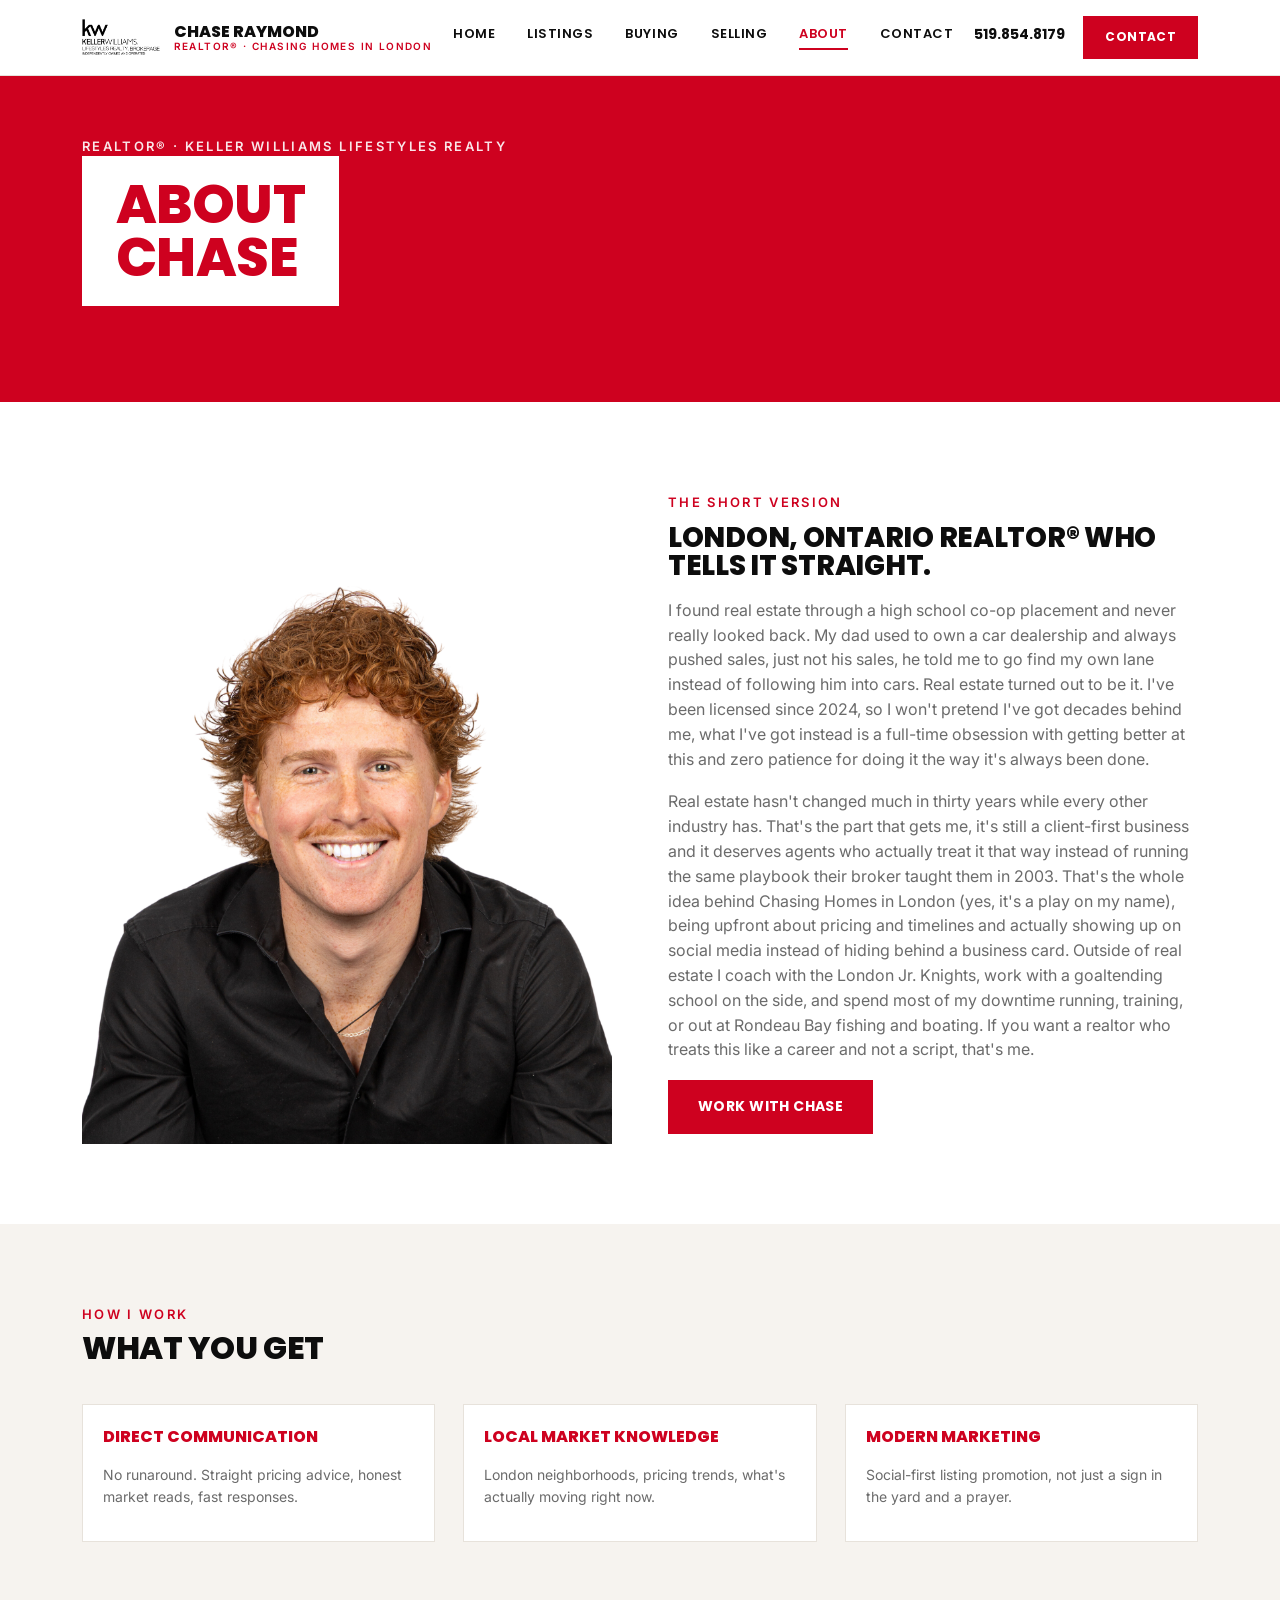
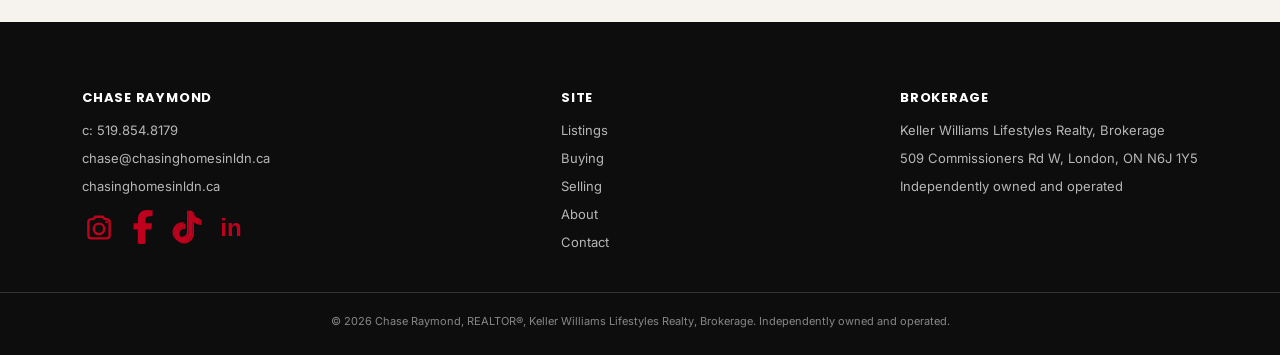
<file: about.html>
<!DOCTYPE html>
<html lang="en">
<head>
<meta charset="UTF-8">
<title>About Chase Raymond | REALTOR®, Keller Williams Lifestyles Realty</title>
<meta name="description" content="Meet Chase Raymond, a London, Ontario REALTOR® known for direct communication, local market knowledge, and modern marketing.">
<meta name="robots" content="index, follow">
<link rel="canonical" href="https://chasinghomesinldn.ca/about.html">
<meta name="viewport" content="width=device-width, initial-scale=1.0">
<link rel="icon" type="image/svg+xml" href="assets/favicon.svg">

<meta property="og:type" content="profile">
<meta property="og:title" content="About Chase Raymond | REALTOR®">
<meta property="og:description" content="London, Ontario REALTOR® known for direct communication, local market knowledge, and modern marketing.">
<meta property="og:url" content="https://chasinghomesinldn.ca/about.html">
<meta property="og:image" content="https://chasinghomesinldn.ca/assets/Agent%20headshot.png">
<meta property="og:locale" content="en_CA">

<meta name="twitter:card" content="summary_large_image">
<meta name="twitter:title" content="About Chase Raymond | REALTOR®">
<meta name="twitter:image" content="https://chasinghomesinldn.ca/assets/Agent%20headshot.png">

<link rel="preconnect" href="https://fonts.googleapis.com">
<link href="https://fonts.googleapis.com/css2?family=Poppins:wght@400;600;700;800&family=Inter:wght@400;500;600&display=swap" rel="stylesheet">
<link rel="stylesheet" href="css/style.css">
</head>
<body>

<header class="site-header">
  <div class="nav-inner">
    <a class="nav-brand" href="index.html">
      <img src="assets/kw-logo-white.png" alt="Keller Williams" style="filter:invert(1) grayscale(1) brightness(0);">
      <span class="name">Chase Raymond<span>REALTOR® · Chasing Homes in London</span></span>
    </a>
    <nav class="nav-links">
      <a href="index.html">Home</a>
      <a href="listings.html">Listings</a>
      <a href="buying.html">Buying</a>
      <a href="selling.html">Selling</a>
      <a href="about.html" class="active">About</a>
      <a href="contact.html">Contact</a>
    </nav>
    <div class="nav-cta">
      <a href="tel:5198548179" class="nav-phone">519.854.8179</a>
      <a href="contact.html" class="btn btn-primary" style="padding:10px 20px;font-size:12px;">Contact</a>
      <button class="menu-toggle">&#9776;</button>
    </div>
  </div>
</header>

<section class="hero" style="padding:60px 0 70px;">
  <div class="wrap">
    <div class="eyebrow">Realtor® · Keller Williams Lifestyles Realty</div>
    <div class="panel"><h1>About<br>Chase</h1></div>
  </div>
</section>

<section class="alt reveal">
  <div class="wrap split">
    <img class="photo-block" src="assets/Agent headshot.png" alt="Chase Raymond, REALTOR®">
    <div>
      <div class="eyebrow">The short version</div>
      <h2 style="font-size:28px;margin:12px 0 18px;">London, Ontario REALTOR® who tells it straight.</h2>
      <p style="color:var(--grey);font-size:16px;margin-bottom:18px;">
        I found real estate through a high school co-op placement and never really looked back. My dad used to own a car dealership and always pushed sales, just not his sales, he told me to go find my own lane instead of following him into cars. Real estate turned out to be it. I've been licensed since 2024, so I won't pretend I've got decades behind me, what I've got instead is a full-time obsession with getting better at this and zero patience for doing it the way it's always been done.
      </p>
      <p style="color:var(--grey);font-size:16px;margin-bottom:18px;">
        Real estate hasn't changed much in thirty years while every other industry has. That's the part that gets me, it's still a client-first business and it deserves agents who actually treat it that way instead of running the same playbook their broker taught them in 2003. That's the whole idea behind Chasing Homes in London (yes, it's a play on my name), being upfront about pricing and timelines and actually showing up on social media instead of hiding behind a business card. Outside of real estate I coach with the London Jr. Knights, work with a goaltending school on the side, and spend most of my downtime running, training, or out at Rondeau Bay fishing and boating. If you want a realtor who treats this like a career and not a script, that's me.
      </p>
      <a href="contact.html" class="btn btn-primary">Work With Chase</a>
    </div>
  </div>
</section>

<section class="reveal">
  <div class="wrap">
    <div class="section-head">
      <div class="eyebrow">How I work</div>
      <h2>What you get</h2>
    </div>
    <div class="listing-grid">
      <div class="listing-card"><div class="body">
        <div style="font-family:'Poppins',sans-serif;font-weight:800;text-transform:uppercase;color:var(--red);margin-bottom:8px;">Direct communication</div>
        <p style="font-size:14px;color:var(--grey);">No runaround. Straight pricing advice, honest market reads, fast responses.</p>
      </div></div>
      <div class="listing-card"><div class="body">
        <div style="font-family:'Poppins',sans-serif;font-weight:800;text-transform:uppercase;color:var(--red);margin-bottom:8px;">Local market knowledge</div>
        <p style="font-size:14px;color:var(--grey);">London neighborhoods, pricing trends, what's actually moving right now.</p>
      </div></div>
      <div class="listing-card"><div class="body">
        <div style="font-family:'Poppins',sans-serif;font-weight:800;text-transform:uppercase;color:var(--red);margin-bottom:8px;">Modern marketing</div>
        <p style="font-size:14px;color:var(--grey);">Social-first listing promotion, not just a sign in the yard and a prayer.</p>
      </div></div>
    </div>
  </div>
</section>

<footer class="site-footer">
  <div class="wrap">
    <div class="col">
      <h4>Chase Raymond</h4>
      <a href="tel:5198548179">c: 519.854.8179</a>
      <a href="mailto:chase@chasinghomesinldn.ca">chase@chasinghomesinldn.ca</a>
      <a href="index.html">chasinghomesinldn.ca</a>
      <div class="social-row">
        <a href="https://www.instagram.com/chasinghomesinldn/" target="_blank" rel="noopener" aria-label="Instagram"><img src="assets/Instagram.svg" alt="Instagram"></a>
        <a href="https://www.facebook.com/ChasingHomesInLDN/" target="_blank" rel="noopener" aria-label="Facebook"><img src="assets/Facebook.svg" alt="Facebook"></a>
        <a href="https://www.tiktok.com/@c.raymond30" target="_blank" rel="noopener" aria-label="TikTok"><img src="assets/Tiktok.svg" alt="TikTok"></a>
        <a href="https://www.linkedin.com/in/chasinghomesinldn/" target="_blank" rel="noopener" aria-label="LinkedIn"><img src="assets/Linkedin.svg" alt="LinkedIn"></a>
      </div>
    </div>
    <div class="col">
      <h4>Site</h4>
      <a href="listings.html">Listings</a>
      <a href="buying.html">Buying</a>
      <a href="selling.html">Selling</a>
      <a href="about.html">About</a>
      <a href="contact.html">Contact</a>
    </div>
    <div class="col">
      <h4>Brokerage</h4>
      <a href="https://kwlifestyles.kw.com/" target="_blank" rel="noopener">Keller Williams Lifestyles Realty, Brokerage</a>
      <a href="https://www.google.com/maps/search/?api=1&query=509+Commissioners+Rd+W%2C+London%2C+ON+N6J+1Y5" target="_blank" rel="noopener">509 Commissioners Rd W, London, ON N6J 1Y5</a>
      <span style="display:block;font-size:13px;margin-bottom:8px;">Independently owned and operated</span>
    </div>
  </div>
  <div class="legal">&copy; 2026 Chase Raymond, REALTOR®, Keller Williams Lifestyles Realty, Brokerage. Independently owned and operated.</div>
</footer>

<script src="js/listings.js"></script>
<script src="js/animations.js"></script>
</body>
</html>
</file>
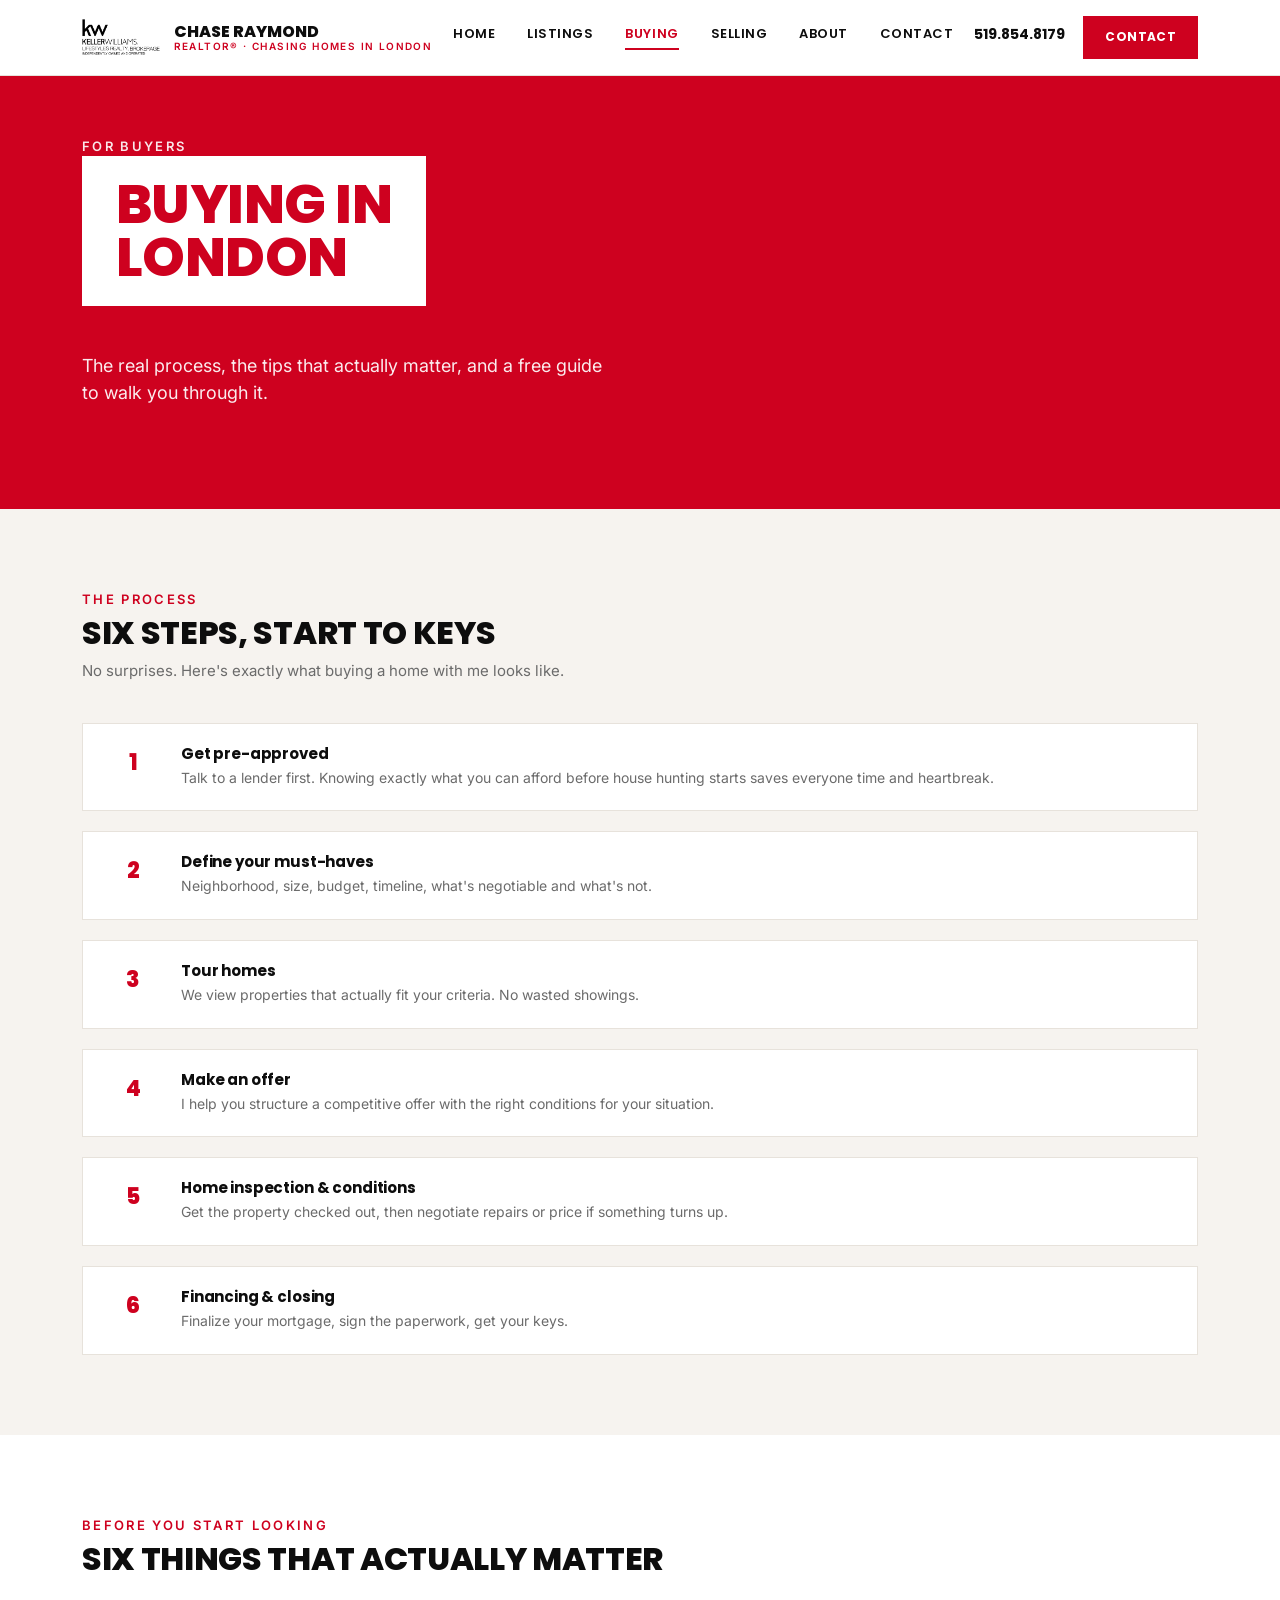
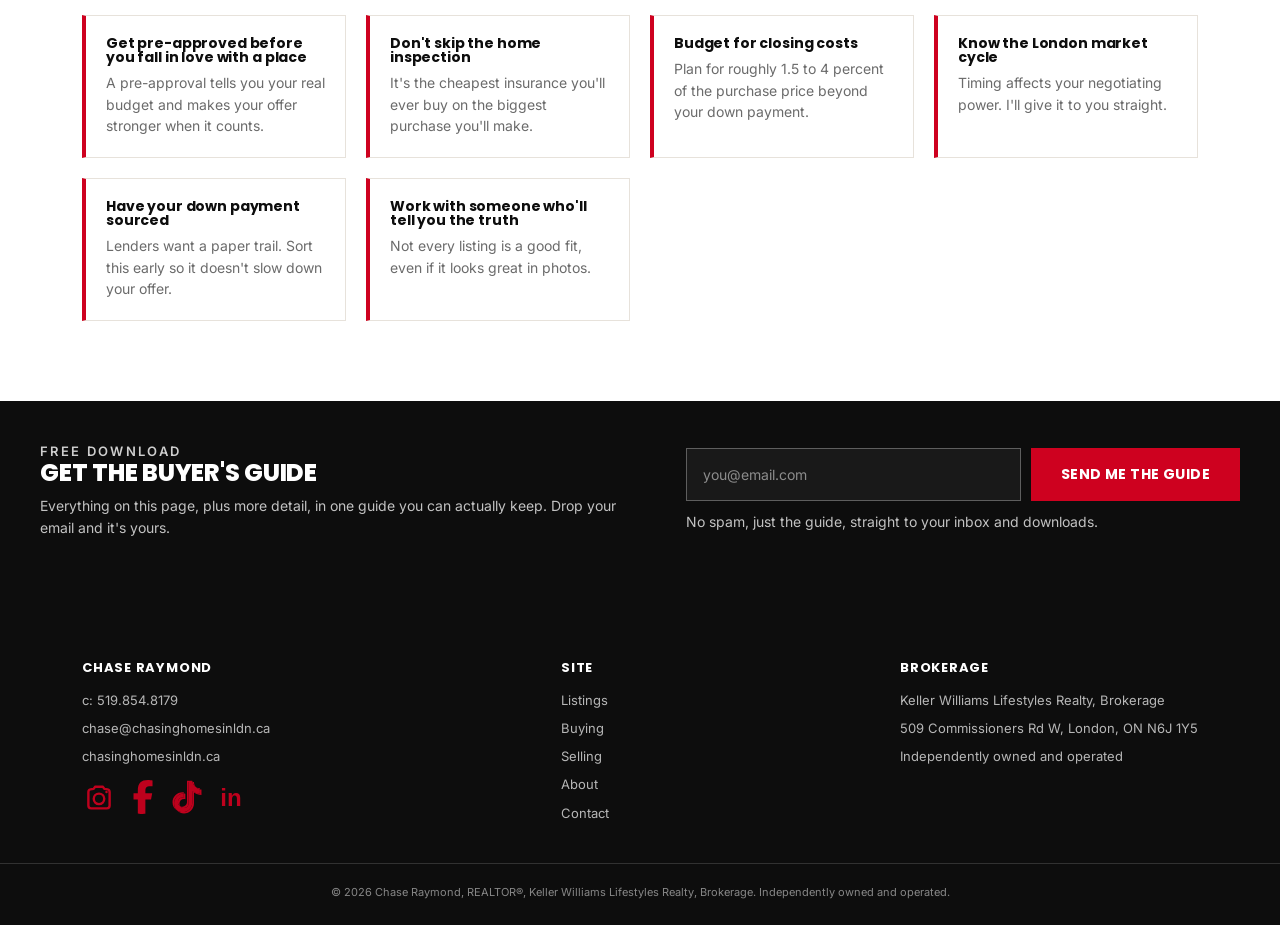
<file: buying.html>
<!DOCTYPE html>
<html lang="en">
<head>
<meta charset="UTF-8">
<title>Buying a Home in London, Ontario | Chase Raymond, REALTOR®</title>
<meta name="description" content="Thinking of buying a home in London, Ontario? Get the step-by-step process, practical tips, and a free buyer's guide from REALTOR® Chase Raymond.">
<meta name="robots" content="index, follow">
<link rel="canonical" href="https://chasinghomesinldn.ca/buying.html">
<meta name="viewport" content="width=device-width, initial-scale=1.0">
<link rel="icon" type="image/svg+xml" href="assets/favicon.svg">

<meta property="og:type" content="website">
<meta property="og:title" content="Buying a Home in London, Ontario | Chase Raymond, REALTOR®">
<meta property="og:description" content="The step-by-step process, practical tips, and a free buyer's guide.">
<meta property="og:url" content="https://chasinghomesinldn.ca/buying.html">
<meta property="og:image" content="https://chasinghomesinldn.ca/assets/Agent%20headshot.png">
<meta property="og:locale" content="en_CA">

<meta name="twitter:card" content="summary_large_image">
<meta name="twitter:title" content="Buying a Home in London, Ontario">
<meta name="twitter:image" content="https://chasinghomesinldn.ca/assets/Agent%20headshot.png">

<link rel="preconnect" href="https://fonts.googleapis.com">
<link href="https://fonts.googleapis.com/css2?family=Poppins:wght@400;600;700;800&family=Inter:wght@400;500;600&display=swap" rel="stylesheet">
<link rel="stylesheet" href="css/style.css">
</head>
<body>

<header class="site-header">
  <div class="nav-inner">
    <a class="nav-brand" href="index.html">
      <img src="assets/kw-logo-white.png" alt="Keller Williams" style="filter:invert(1) grayscale(1) brightness(0);">
      <span class="name">Chase Raymond<span>REALTOR® · Chasing Homes in London</span></span>
    </a>
    <nav class="nav-links">
      <a href="index.html">Home</a>
      <a href="listings.html">Listings</a>
      <a href="buying.html" class="active">Buying</a>
      <a href="selling.html">Selling</a>
      <a href="about.html">About</a>
      <a href="contact.html">Contact</a>
    </nav>
    <div class="nav-cta">
      <a href="tel:5198548179" class="nav-phone">519.854.8179</a>
      <a href="contact.html" class="btn btn-primary" style="padding:10px 20px;font-size:12px;">Contact</a>
      <button class="menu-toggle">&#9776;</button>
    </div>
  </div>
</header>

<section class="hero" style="padding:60px 0 70px;">
  <div class="wrap">
    <div class="eyebrow">For Buyers</div>
    <div class="panel"><h1>Buying in<br>London</h1></div>
    <p class="sub">The real process, the tips that actually matter, and a free guide to walk you through it.</p>
  </div>
</section>

<section class="reveal">
  <div class="wrap">
    <div class="section-head">
      <div class="eyebrow">The Process</div>
      <h2>Six steps, start to keys</h2>
      <p>No surprises. Here's exactly what buying a home with me looks like.</p>
    </div>
    <div class="process-list reveal-stagger">
      <div class="process-step reveal-item"><div class="step-num"></div><div><h3>Get pre-approved</h3><p>Talk to a lender first. Knowing exactly what you can afford before house hunting starts saves everyone time and heartbreak.</p></div></div>
      <div class="process-step reveal-item"><div class="step-num"></div><div><h3>Define your must-haves</h3><p>Neighborhood, size, budget, timeline, what's negotiable and what's not.</p></div></div>
      <div class="process-step reveal-item"><div class="step-num"></div><div><h3>Tour homes</h3><p>We view properties that actually fit your criteria. No wasted showings.</p></div></div>
      <div class="process-step reveal-item"><div class="step-num"></div><div><h3>Make an offer</h3><p>I help you structure a competitive offer with the right conditions for your situation.</p></div></div>
      <div class="process-step reveal-item"><div class="step-num"></div><div><h3>Home inspection & conditions</h3><p>Get the property checked out, then negotiate repairs or price if something turns up.</p></div></div>
      <div class="process-step reveal-item"><div class="step-num"></div><div><h3>Financing & closing</h3><p>Finalize your mortgage, sign the paperwork, get your keys.</p></div></div>
    </div>
  </div>
</section>

<section class="alt reveal">
  <div class="wrap">
    <div class="section-head">
      <div class="eyebrow">Before You Start Looking</div>
      <h2>Six things that actually matter</h2>
    </div>
    <div class="tip-grid reveal-stagger">
      <div class="tip-card reveal-item"><h3>Get pre-approved before you fall in love with a place</h3><p>A pre-approval tells you your real budget and makes your offer stronger when it counts.</p></div>
      <div class="tip-card reveal-item"><h3>Don't skip the home inspection</h3><p>It's the cheapest insurance you'll ever buy on the biggest purchase you'll make.</p></div>
      <div class="tip-card reveal-item"><h3>Budget for closing costs</h3><p>Plan for roughly 1.5 to 4 percent of the purchase price beyond your down payment.</p></div>
      <div class="tip-card reveal-item"><h3>Know the London market cycle</h3><p>Timing affects your negotiating power. I'll give it to you straight.</p></div>
      <div class="tip-card reveal-item"><h3>Have your down payment sourced</h3><p>Lenders want a paper trail. Sort this early so it doesn't slow down your offer.</p></div>
      <div class="tip-card reveal-item"><h3>Work with someone who'll tell you the truth</h3><p>Not every listing is a good fit, even if it looks great in photos.</p></div>
    </div>
  </div>
</section>

<section class="lead-box reveal">
  <div>
    <div class="eyebrow" style="color:#fff;opacity:0.8;">Free Download</div>
    <h2>Get the Buyer's Guide</h2>
    <p>Everything on this page, plus more detail, in one guide you can actually keep. Drop your email and it's yours.</p>
  </div>
  <div>
    <form class="lead-form" data-endpoint="https://formspree.io/f/mppalkgn" data-download="assets/buyers-guide.html">
      <input type="email" name="email" placeholder="you@email.com" required>
      <button type="submit" class="btn btn-primary">Send Me the Guide</button>
    </form>
    <p class="lead-note lead-status">No spam, just the guide, straight to your inbox and downloads.</p>
  </div>
</section>

<footer class="site-footer">
  <div class="wrap">
    <div class="col">
      <h4>Chase Raymond</h4>
      <a href="tel:5198548179">c: 519.854.8179</a>
      <a href="mailto:chase@chasinghomesinldn.ca">chase@chasinghomesinldn.ca</a>
      <a href="index.html">chasinghomesinldn.ca</a>
      <div class="social-row">
        <a href="https://www.instagram.com/chasinghomesinldn/" target="_blank" rel="noopener" aria-label="Instagram"><img src="assets/Instagram.svg" alt="Instagram"></a>
        <a href="https://www.facebook.com/ChasingHomesInLDN/" target="_blank" rel="noopener" aria-label="Facebook"><img src="assets/Facebook.svg" alt="Facebook"></a>
        <a href="https://www.tiktok.com/@c.raymond30" target="_blank" rel="noopener" aria-label="TikTok"><img src="assets/Tiktok.svg" alt="TikTok"></a>
        <a href="https://www.linkedin.com/in/chasinghomesinldn/" target="_blank" rel="noopener" aria-label="LinkedIn"><img src="assets/Linkedin.svg" alt="LinkedIn"></a>
      </div>
    </div>
    <div class="col">
      <h4>Site</h4>
      <a href="listings.html">Listings</a>
      <a href="buying.html">Buying</a>
      <a href="selling.html">Selling</a>
      <a href="about.html">About</a>
      <a href="contact.html">Contact</a>
    </div>
    <div class="col">
      <h4>Brokerage</h4>
      <a href="https://kwlifestyles.kw.com/" target="_blank" rel="noopener">Keller Williams Lifestyles Realty, Brokerage</a>
      <a href="https://www.google.com/maps/search/?api=1&query=509+Commissioners+Rd+W%2C+London%2C+ON+N6J+1Y5" target="_blank" rel="noopener">509 Commissioners Rd W, London, ON N6J 1Y5</a>
      <span style="display:block;font-size:13px;margin-bottom:8px;">Independently owned and operated</span>
    </div>
  </div>
  <div class="legal">&copy; 2026 Chase Raymond, REALTOR®, Keller Williams Lifestyles Realty, Brokerage. Independently owned and operated.</div>
</footer>

<script src="js/listings.js"></script>
<script src="js/animations.js"></script>
<script src="js/lead-form.js"></script>
</body>
</html>
</file>
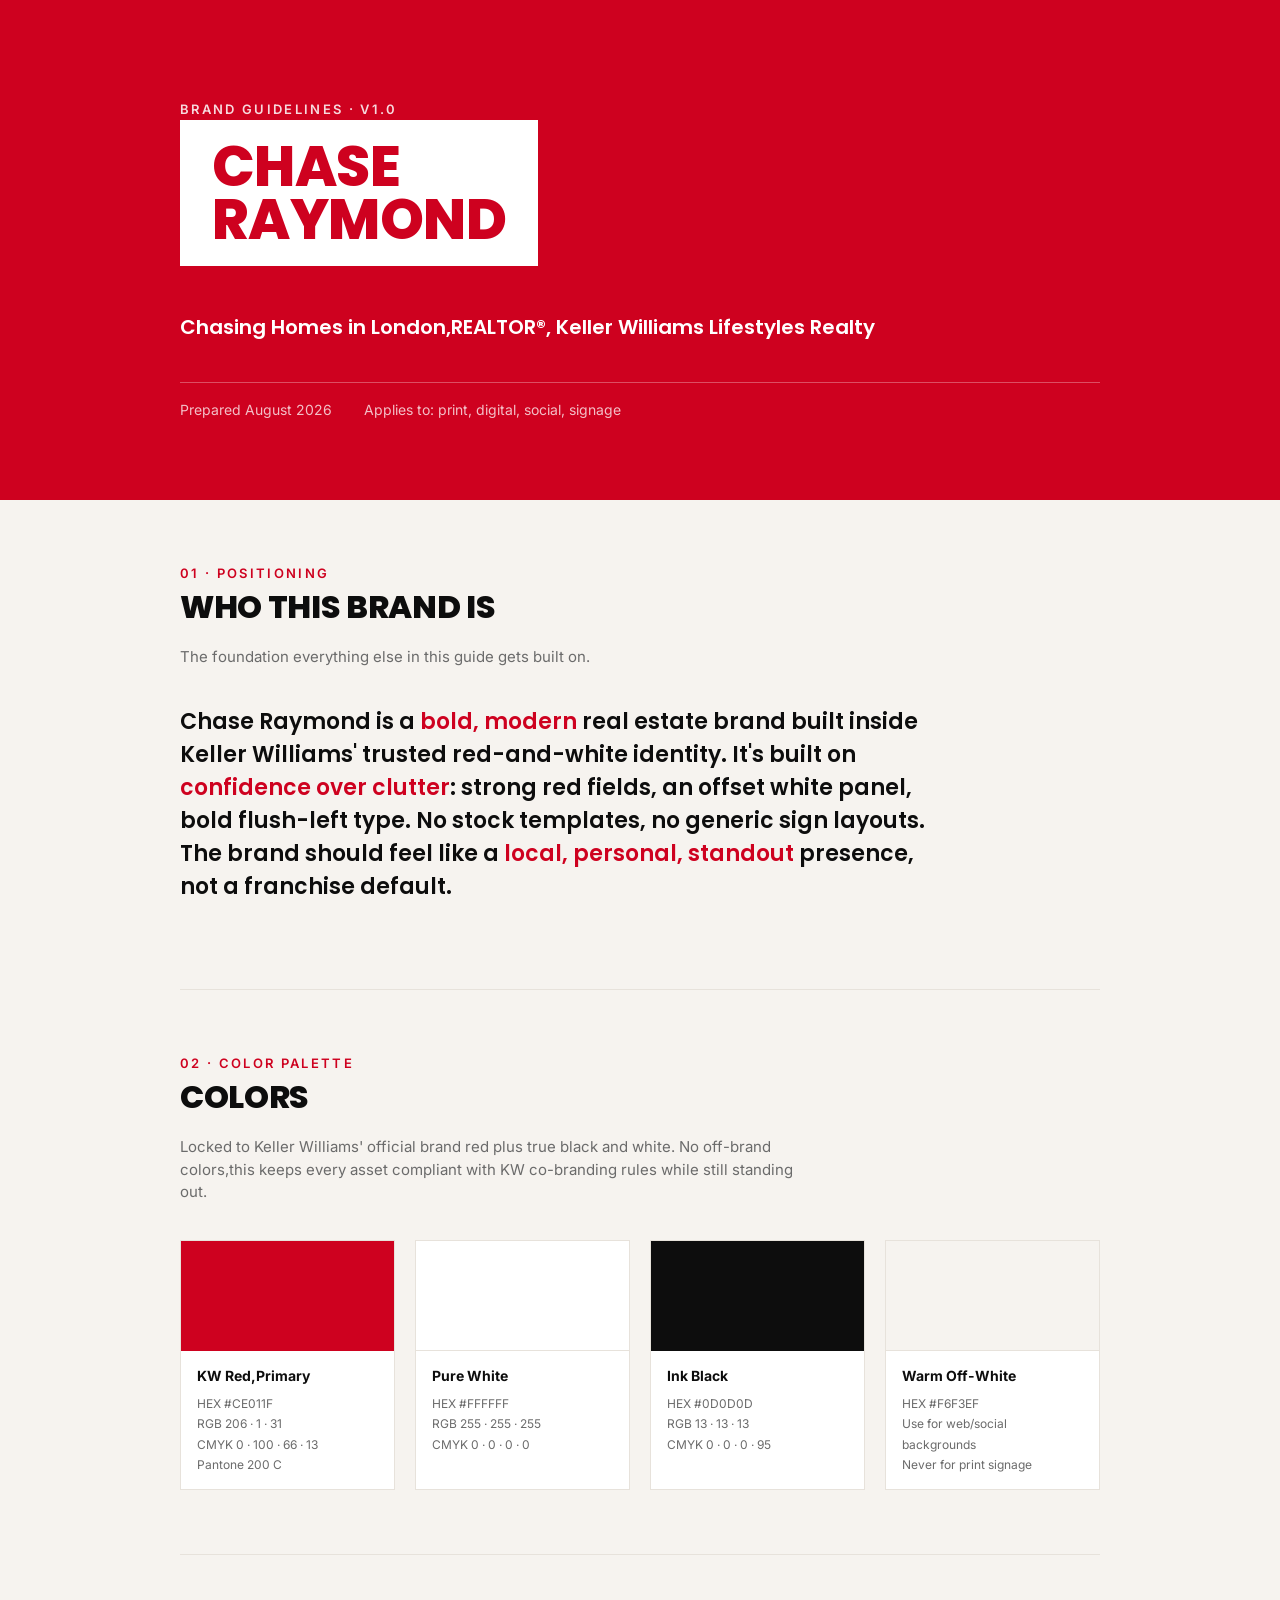
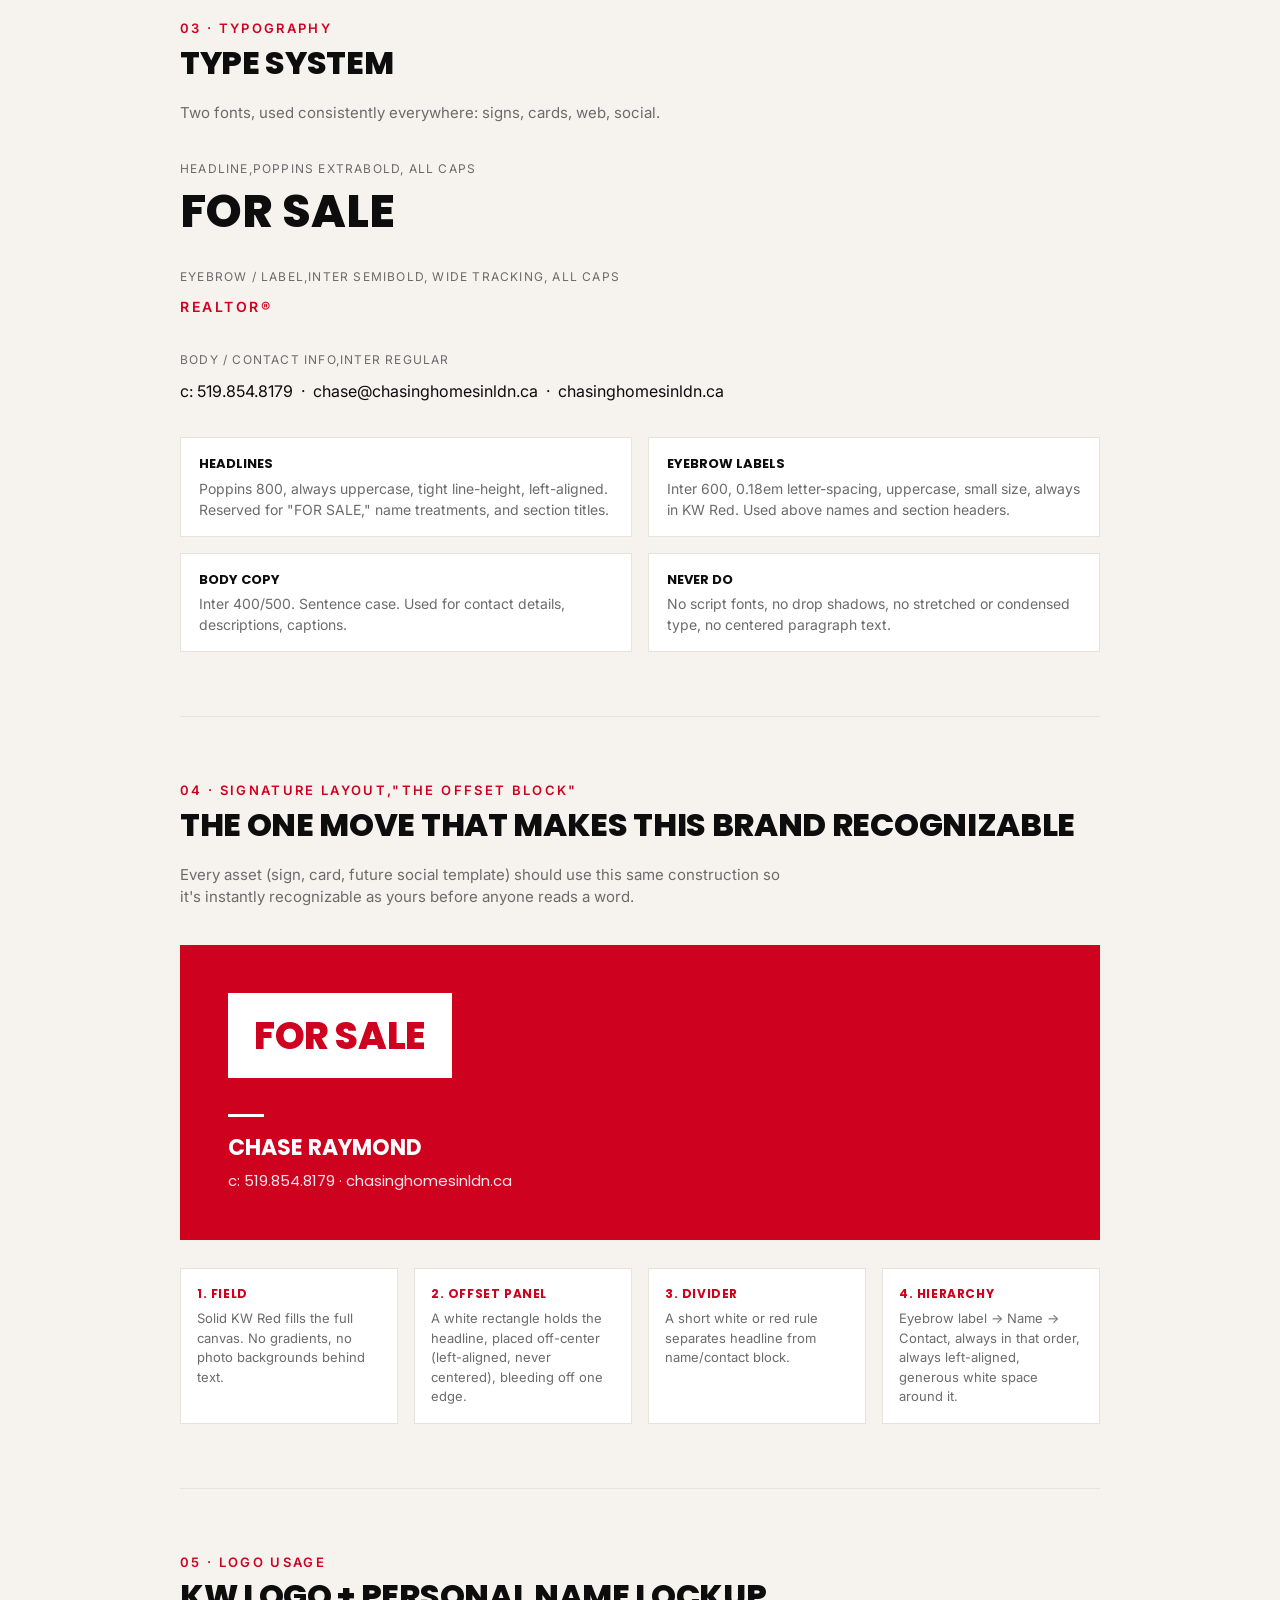
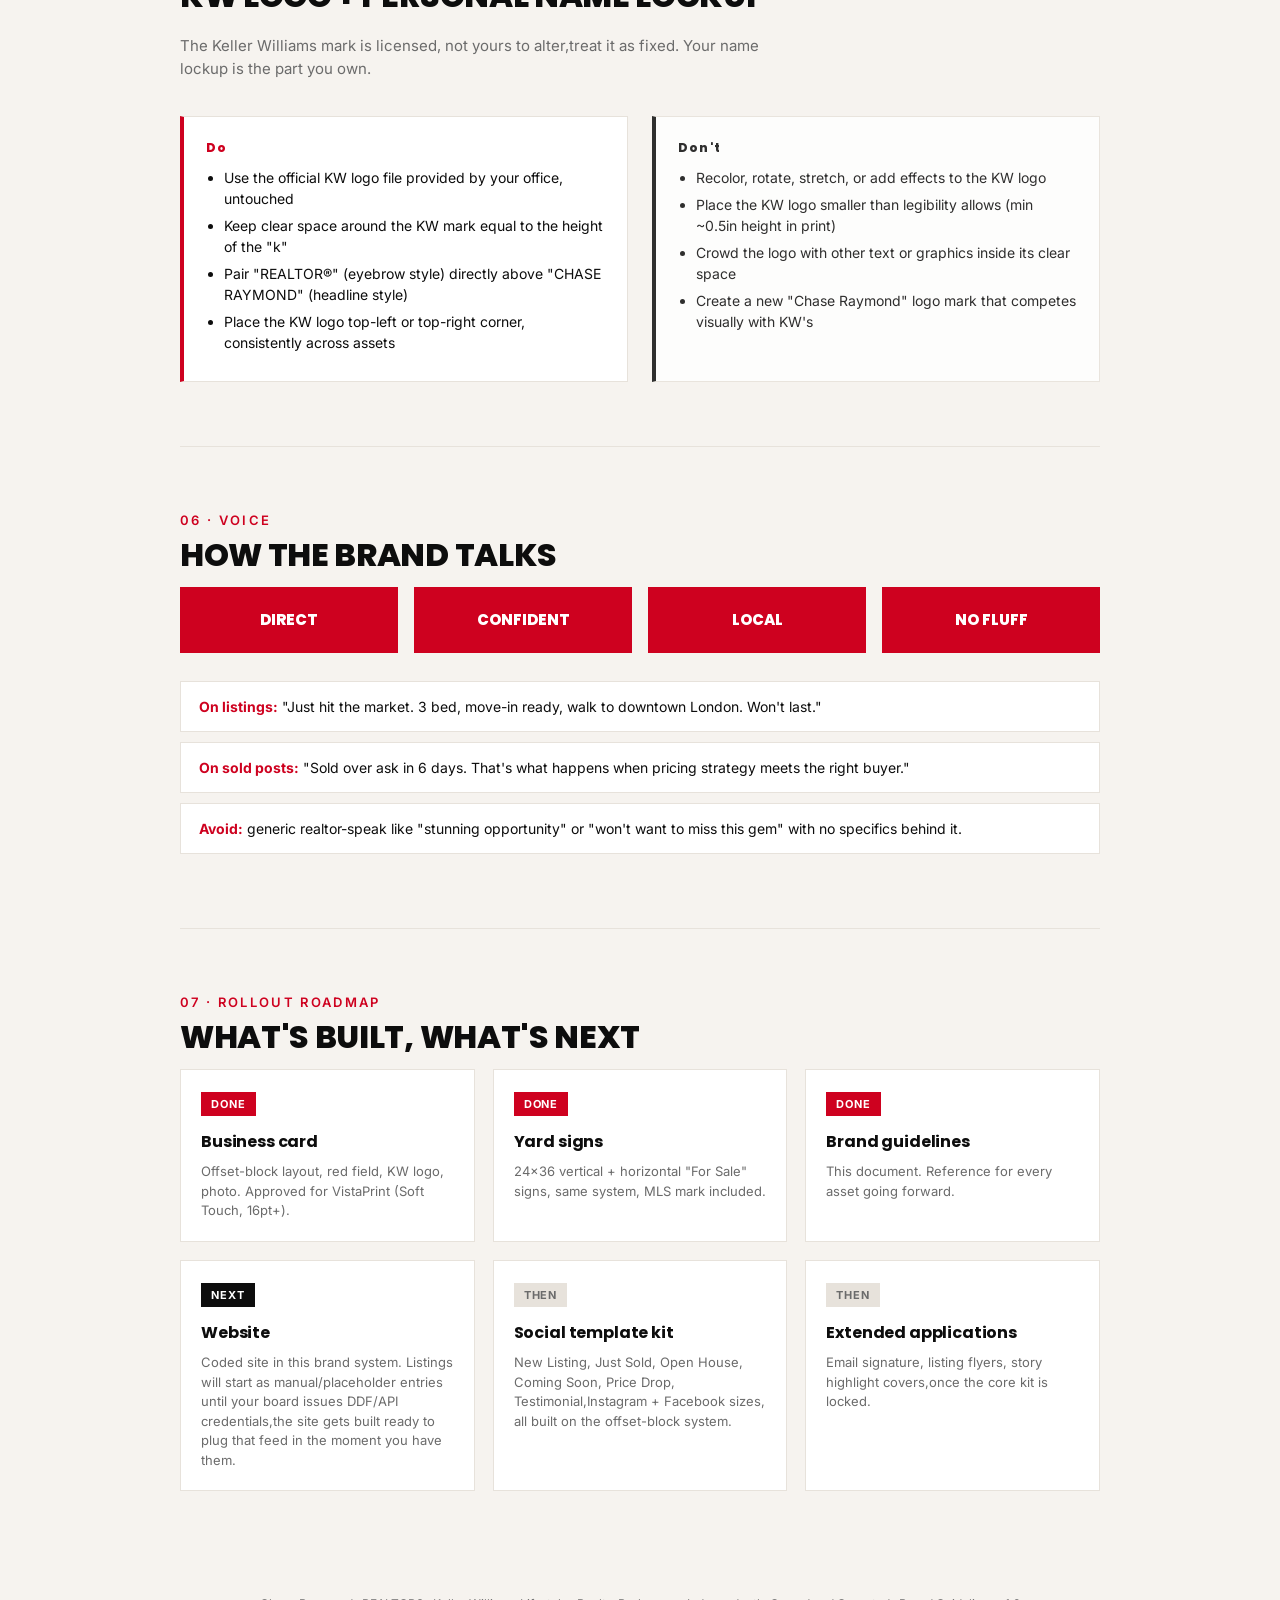
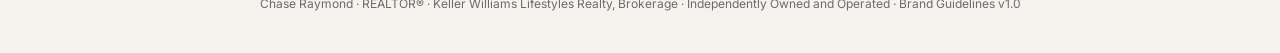
<file: Chase-Raymond-Brand-Guidelines.html>
<!DOCTYPE html>
<html lang="en">
<head>
<meta charset="UTF-8">
<title>Chase Raymond,Brand Guidelines</title>
<meta name="viewport" content="width=device-width, initial-scale=1.0">
<link rel="preconnect" href="https://fonts.googleapis.com">
<link href="https://fonts.googleapis.com/css2?family=Poppins:wght@400;500;600;700;800&family=Inter:wght@400;500;600&display=swap" rel="stylesheet">
<style>
  :root{
    --red:#CE011F;
    --red-dark:#A50019;
    --black:#0D0D0D;
    --white:#FFFFFF;
    --offwhite:#F6F3EF;
    --grey:#6B6B6B;
    --line:#E7E2DB;
  }
  *{box-sizing:border-box;}
  body{
    margin:0;
    font-family:'Inter',sans-serif;
    color:var(--black);
    background:var(--offwhite);
    line-height:1.5;
  }
  h1,h2,h3,.headline{
    font-family:'Poppins',sans-serif;
    font-weight:800;
    text-transform:uppercase;
    margin:0;
    letter-spacing:-0.01em;
  }
  .eyebrow{
    font-family:'Inter',sans-serif;
    font-weight:600;
    letter-spacing:0.18em;
    text-transform:uppercase;
    font-size:13px;
    color:var(--red);
  }
  .page{max-width:1000px;margin:0 auto;padding:0 40px;}
  section{padding:64px 0;border-bottom:1px solid var(--line);}
  section:last-child{border-bottom:none;}

  /* Cover */
  .cover{
    background:var(--red);
    color:var(--white);
    padding:100px 0 80px;
    position:relative;
    overflow:hidden;
  }
  .cover .page{position:relative;z-index:2;}
  .cover .panel{
    background:var(--white);
    color:var(--red);
    display:inline-block;
    padding:20px 32px;
    margin-bottom:28px;
  }
  .cover .panel h1{font-size:56px;line-height:0.95;}
  .cover .eyebrow{color:var(--white);opacity:0.85;}
  .cover .tagline{
    font-family:'Poppins',sans-serif;
    font-weight:600;
    font-size:20px;
    margin-top:18px;
    color:var(--white);
  }
  .cover .meta{
    margin-top:40px;
    font-size:14px;
    color:rgba(255,255,255,0.75);
    border-top:1px solid rgba(255,255,255,0.3);
    padding-top:16px;
    display:flex;
    gap:32px;
  }

  h2.section-title{font-size:32px;margin-bottom:8px;}
  .section-sub{color:var(--grey);font-size:15px;margin-bottom:36px;max-width:620px;}

  /* Positioning */
  .positioning-statement{
    font-family:'Poppins',sans-serif;
    font-weight:600;
    font-size:22px;
    text-transform:none;
    line-height:1.5;
    max-width:760px;
    color:var(--black);
  }
  .positioning-statement span{color:var(--red);}

  /* Colors */
  .swatch-grid{display:grid;grid-template-columns:repeat(4,1fr);gap:20px;}
  .swatch{border:1px solid var(--line);background:var(--white);}
  .swatch .block{height:110px;}
  .swatch .info{padding:14px 16px;}
  .swatch .name{font-weight:700;font-size:14px;margin-bottom:8px;}
  .swatch .codes{font-size:12px;color:var(--grey);line-height:1.7;}

  /* Typography */
  .type-sample{margin-bottom:34px;}
  .type-sample .label{font-size:12px;color:var(--grey);text-transform:uppercase;letter-spacing:0.1em;margin-bottom:10px;}
  .type-headline{font-family:'Poppins',sans-serif;font-weight:800;font-size:46px;text-transform:uppercase;line-height:1;}
  .type-eyebrow-demo{font-family:'Inter',sans-serif;font-weight:600;letter-spacing:0.18em;text-transform:uppercase;font-size:14px;color:var(--red);}
  .type-body-demo{font-family:'Inter',sans-serif;font-size:16px;max-width:600px;color:var(--black);}
  .type-rules{margin-top:24px;display:grid;grid-template-columns:1fr 1fr;gap:16px;font-size:14px;color:var(--grey);}
  .type-rules div{background:var(--white);border:1px solid var(--line);padding:16px 18px;}
  .type-rules b{color:var(--black);display:block;margin-bottom:4px;font-family:'Poppins',sans-serif;font-size:13px;text-transform:uppercase;}

  /* Motif mockup */
  .motif-demo{
    background:var(--red);
    padding:48px;
    position:relative;
    color:var(--white);
    margin-top:20px;
  }
  .motif-demo .white-panel{
    background:var(--white);
    color:var(--red);
    display:inline-block;
    padding:14px 26px;
    margin-bottom:22px;
  }
  .motif-demo .white-panel h3{font-size:38px;}
  .motif-demo .rule{width:36px;height:3px;background:var(--white);margin:14px 0;}
  .motif-demo .name{font-family:'Poppins',sans-serif;font-weight:700;font-size:22px;text-transform:uppercase;}
  .motif-demo .contact{font-family:'Poppins',sans-serif;font-size:15px;margin-top:6px;opacity:0.9;}
  .motif-steps{margin-top:28px;display:grid;grid-template-columns:repeat(4,1fr);gap:16px;}
  .motif-steps div{background:var(--white);border:1px solid var(--line);padding:16px;font-size:13px;color:var(--grey);}
  .motif-steps b{display:block;color:var(--red);font-family:'Poppins',sans-serif;font-size:12px;text-transform:uppercase;letter-spacing:0.05em;margin-bottom:6px;}

  /* Logo usage */
  .logo-rules{display:grid;grid-template-columns:1fr 1fr;gap:24px;}
  .rule-card{background:var(--white);border:1px solid var(--line);padding:22px;}
  .rule-card.do{border-left:4px solid var(--red);}
  .rule-card.dont{border-left:4px solid var(--black);opacity:0.85;}
  .rule-card .tag{font-family:'Poppins',sans-serif;font-weight:800;font-size:12px;letter-spacing:0.1em;margin-bottom:10px;}
  .rule-card.do .tag{color:var(--red);}
  .rule-card.dont .tag{color:var(--black);}
  .rule-card ul{margin:0;padding-left:18px;font-size:14px;color:var(--black);}
  .rule-card li{margin-bottom:6px;}

  /* Voice */
  .voice-grid{display:grid;grid-template-columns:repeat(4,1fr);gap:16px;margin-bottom:28px;}
  .voice-word{background:var(--red);color:var(--white);text-align:center;padding:22px 10px;font-family:'Poppins',sans-serif;font-weight:800;text-transform:uppercase;font-size:15px;}
  .voice-examples div{background:var(--white);border:1px solid var(--line);padding:14px 18px;margin-bottom:10px;font-size:14px;}
  .voice-examples b{color:var(--red);}

  /* Roadmap */
  .roadmap{display:grid;grid-template-columns:repeat(3,1fr);gap:18px;}
  .road-card{background:var(--white);border:1px solid var(--line);padding:20px;}
  .road-card .status{font-size:11px;font-weight:700;letter-spacing:0.08em;text-transform:uppercase;padding:4px 10px;display:inline-block;margin-bottom:14px;}
  .road-card.done .status{background:var(--red);color:var(--white);}
  .road-card.next .status{background:var(--black);color:var(--white);}
  .road-card.later .status{background:var(--line);color:var(--grey);}
  .road-card h3{font-size:16px;text-transform:none;font-family:'Poppins',sans-serif;font-weight:700;margin-bottom:8px;}
  .road-card p{font-size:13px;color:var(--grey);margin:0;}

  footer{padding:40px 0;text-align:center;font-size:12px;color:var(--grey);}
</style>
</head>
<body>

<div class="cover">
  <div class="page">
    <div class="eyebrow">Brand Guidelines · v1.0</div>
    <div class="panel"><h1>Chase<br>Raymond</h1></div>
    <div class="tagline">Chasing Homes in London,REALTOR®, Keller Williams Lifestyles Realty</div>
    <div class="meta">
      <span>Prepared August 2026</span>
      <span>Applies to: print, digital, social, signage</span>
    </div>
  </div>
</div>

<div class="page">

  <section>
    <div class="eyebrow">01 · Positioning</div>
    <h2 class="section-title">Who this brand is</h2>
    <p class="section-sub">The foundation everything else in this guide gets built on.</p>
    <p class="positioning-statement">
      Chase Raymond is a <span>bold, modern</span> real estate brand built inside Keller Williams' trusted red-and-white identity.
      It's built on <span>confidence over clutter</span>: strong red fields, an offset white panel, bold flush-left type.
      No stock templates, no generic sign layouts. The brand should feel like a <span>local, personal, standout</span> presence,
      not a franchise default.
    </p>
  </section>

  <section>
    <div class="eyebrow">02 · Color Palette</div>
    <h2 class="section-title">Colors</h2>
    <p class="section-sub">Locked to Keller Williams' official brand red plus true black and white. No off-brand colors,this keeps every asset compliant with KW co-branding rules while still standing out.</p>
    <div class="swatch-grid">
      <div class="swatch">
        <div class="block" style="background:var(--red);"></div>
        <div class="info">
          <div class="name">KW Red,Primary</div>
          <div class="codes">HEX #CE011F<br>RGB 206 · 1 · 31<br>CMYK 0 · 100 · 66 · 13<br>Pantone 200 C</div>
        </div>
      </div>
      <div class="swatch">
        <div class="block" style="background:var(--white);border-bottom:1px solid var(--line);"></div>
        <div class="info">
          <div class="name">Pure White</div>
          <div class="codes">HEX #FFFFFF<br>RGB 255 · 255 · 255<br>CMYK 0 · 0 · 0 · 0</div>
        </div>
      </div>
      <div class="swatch">
        <div class="block" style="background:var(--black);"></div>
        <div class="info">
          <div class="name">Ink Black</div>
          <div class="codes">HEX #0D0D0D<br>RGB 13 · 13 · 13<br>CMYK 0 · 0 · 0 · 95</div>
        </div>
      </div>
      <div class="swatch">
        <div class="block" style="background:var(--offwhite);border-bottom:1px solid var(--line);"></div>
        <div class="info">
          <div class="name">Warm Off-White</div>
          <div class="codes">HEX #F6F3EF<br>Use for web/social backgrounds<br>Never for print signage</div>
        </div>
      </div>
    </div>
  </section>

  <section>
    <div class="eyebrow">03 · Typography</div>
    <h2 class="section-title">Type system</h2>
    <p class="section-sub">Two fonts, used consistently everywhere: signs, cards, web, social.</p>

    <div class="type-sample">
      <div class="label">Headline,Poppins ExtraBold, all caps</div>
      <div class="type-headline">For Sale</div>
    </div>
    <div class="type-sample">
      <div class="label">Eyebrow / Label,Inter SemiBold, wide tracking, all caps</div>
      <div class="type-eyebrow-demo">Realtor®</div>
    </div>
    <div class="type-sample">
      <div class="label">Body / Contact info,Inter Regular</div>
      <div class="type-body-demo">c: 519.854.8179 &nbsp;·&nbsp; chase@chasinghomesinldn.ca &nbsp;·&nbsp; chasinghomesinldn.ca</div>
    </div>

    <div class="type-rules">
      <div><b>Headlines</b>Poppins 800, always uppercase, tight line-height, left-aligned. Reserved for "FOR SALE," name treatments, and section titles.</div>
      <div><b>Eyebrow labels</b>Inter 600, 0.18em letter-spacing, uppercase, small size, always in KW Red. Used above names and section headers.</div>
      <div><b>Body copy</b>Inter 400/500. Sentence case. Used for contact details, descriptions, captions.</div>
      <div><b>Never do</b>No script fonts, no drop shadows, no stretched or condensed type, no centered paragraph text.</div>
    </div>
  </section>

  <section>
    <div class="eyebrow">04 · Signature Layout,"The Offset Block"</div>
    <h2 class="section-title">The one move that makes this brand recognizable</h2>
    <p class="section-sub">Every asset (sign, card, future social template) should use this same construction so it's instantly recognizable as yours before anyone reads a word.</p>

    <div class="motif-demo">
      <div class="white-panel"><h3>For Sale</h3></div>
      <div class="rule"></div>
      <div class="name">Chase Raymond</div>
      <div class="contact">c: 519.854.8179 · chasinghomesinldn.ca</div>
    </div>

    <div class="motif-steps">
      <div><b>1. Field</b>Solid KW Red fills the full canvas. No gradients, no photo backgrounds behind text.</div>
      <div><b>2. Offset panel</b>A white rectangle holds the headline, placed off-center (left-aligned, never centered), bleeding off one edge.</div>
      <div><b>3. Divider</b>A short white or red rule separates headline from name/contact block.</div>
      <div><b>4. Hierarchy</b>Eyebrow label → Name → Contact, always in that order, always left-aligned, generous white space around it.</div>
    </div>
  </section>

  <section>
    <div class="eyebrow">05 · Logo Usage</div>
    <h2 class="section-title">KW logo + personal name lockup</h2>
    <p class="section-sub">The Keller Williams mark is licensed, not yours to alter,treat it as fixed. Your name lockup is the part you own.</p>
    <div class="logo-rules">
      <div class="rule-card do">
        <div class="tag">Do</div>
        <ul>
          <li>Use the official KW logo file provided by your office, untouched</li>
          <li>Keep clear space around the KW mark equal to the height of the "k"</li>
          <li>Pair "REALTOR®" (eyebrow style) directly above "CHASE RAYMOND" (headline style)</li>
          <li>Place the KW logo top-left or top-right corner, consistently across assets</li>
        </ul>
      </div>
      <div class="rule-card dont">
        <div class="tag">Don't</div>
        <ul>
          <li>Recolor, rotate, stretch, or add effects to the KW logo</li>
          <li>Place the KW logo smaller than legibility allows (min ~0.5in height in print)</li>
          <li>Crowd the logo with other text or graphics inside its clear space</li>
          <li>Create a new "Chase Raymond" logo mark that competes visually with KW's</li>
        </ul>
      </div>
    </div>
  </section>

  <section>
    <div class="eyebrow">06 · Voice</div>
    <h2 class="section-title">How the brand talks</h2>
    <div class="voice-grid">
      <div class="voice-word">Direct</div>
      <div class="voice-word">Confident</div>
      <div class="voice-word">Local</div>
      <div class="voice-word">No Fluff</div>
    </div>
    <div class="voice-examples">
      <div><b>On listings:</b> "Just hit the market. 3 bed, move-in ready, walk to downtown London. Won't last."</div>
      <div><b>On sold posts:</b> "Sold over ask in 6 days. That's what happens when pricing strategy meets the right buyer."</div>
      <div><b>Avoid:</b> generic realtor-speak like "stunning opportunity" or "won't want to miss this gem" with no specifics behind it.</div>
    </div>
  </section>

  <section>
    <div class="eyebrow">07 · Rollout Roadmap</div>
    <h2 class="section-title">What's built, what's next</h2>
    <div class="roadmap">
      <div class="road-card done">
        <div class="status">Done</div>
        <h3>Business card</h3>
        <p>Offset-block layout, red field, KW logo, photo. Approved for VistaPrint (Soft Touch, 16pt+).</p>
      </div>
      <div class="road-card done">
        <div class="status">Done</div>
        <h3>Yard signs</h3>
        <p>24×36 vertical + horizontal "For Sale" signs, same system, MLS mark included.</p>
      </div>
      <div class="road-card done">
        <div class="status">Done</div>
        <h3>Brand guidelines</h3>
        <p>This document. Reference for every asset going forward.</p>
      </div>
      <div class="road-card next">
        <div class="status">Next</div>
        <h3>Website</h3>
        <p>Coded site in this brand system. Listings will start as manual/placeholder entries until your board issues DDF/API credentials,the site gets built ready to plug that feed in the moment you have them.</p>
      </div>
      <div class="road-card later">
        <div class="status">Then</div>
        <h3>Social template kit</h3>
        <p>New Listing, Just Sold, Open House, Coming Soon, Price Drop, Testimonial,Instagram + Facebook sizes, all built on the offset-block system.</p>
      </div>
      <div class="road-card later">
        <div class="status">Then</div>
        <h3>Extended applications</h3>
        <p>Email signature, listing flyers, story highlight covers,once the core kit is locked.</p>
      </div>
    </div>
  </section>

</div>

<footer>Chase Raymond · REALTOR® · Keller Williams Lifestyles Realty, Brokerage · Independently Owned and Operated · Brand Guidelines v1.0</footer>

</body>
</html>
</file>
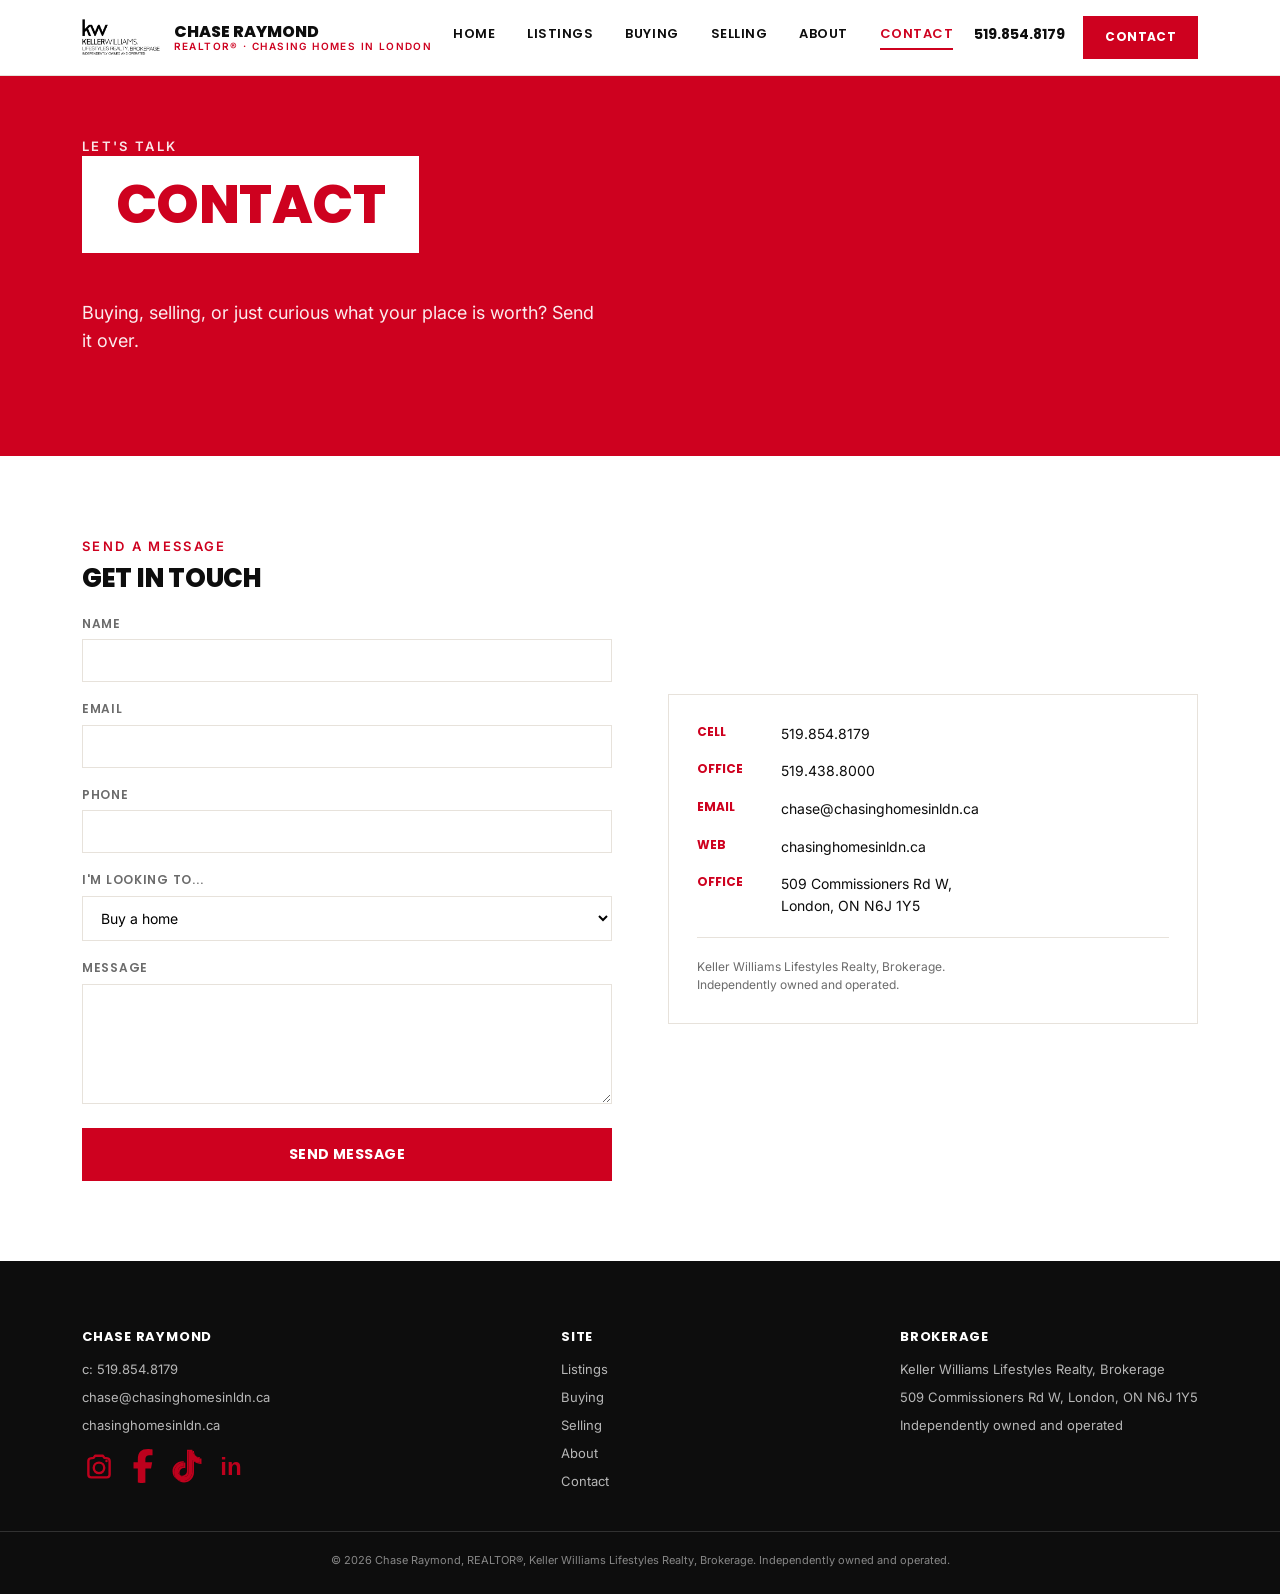
<file: contact.html>
<!DOCTYPE html>
<html lang="en">
<head>
<meta charset="UTF-8">
<title>Contact Chase Raymond | REALTOR® in London, Ontario</title>
<meta name="description" content="Get in touch with Chase Raymond, REALTOR® with Keller Williams Lifestyles Realty, to buy, sell, or get a market valuation in London, Ontario.">
<meta name="robots" content="index, follow">
<link rel="canonical" href="https://chasinghomesinldn.ca/contact.html">
<meta name="viewport" content="width=device-width, initial-scale=1.0">
<link rel="icon" type="image/svg+xml" href="assets/favicon.svg">

<meta property="og:type" content="website">
<meta property="og:title" content="Contact Chase Raymond | REALTOR® in London, Ontario">
<meta property="og:description" content="Buying, selling, or just curious what your place is worth? Get in touch.">
<meta property="og:url" content="https://chasinghomesinldn.ca/contact.html">
<meta property="og:image" content="https://chasinghomesinldn.ca/assets/Agent%20headshot.png">
<meta property="og:locale" content="en_CA">

<meta name="twitter:card" content="summary_large_image">
<meta name="twitter:title" content="Contact Chase Raymond | REALTOR®">
<meta name="twitter:image" content="https://chasinghomesinldn.ca/assets/Agent%20headshot.png">

<link rel="preconnect" href="https://fonts.googleapis.com">
<link href="https://fonts.googleapis.com/css2?family=Poppins:wght@400;600;700;800&family=Inter:wght@400;500;600&display=swap" rel="stylesheet">
<link rel="stylesheet" href="css/style.css">
</head>
<body>

<header class="site-header">
  <div class="nav-inner">
    <a class="nav-brand" href="index.html">
      <img src="assets/kw-logo-white.png" alt="Keller Williams" style="filter:invert(1) grayscale(1) brightness(0);">
      <span class="name">Chase Raymond<span>REALTOR® · Chasing Homes in London</span></span>
    </a>
    <nav class="nav-links">
      <a href="index.html">Home</a>
      <a href="listings.html">Listings</a>
      <a href="buying.html">Buying</a>
      <a href="selling.html">Selling</a>
      <a href="about.html">About</a>
      <a href="contact.html" class="active">Contact</a>
    </nav>
    <div class="nav-cta">
      <a href="tel:5198548179" class="nav-phone">519.854.8179</a>
      <a href="contact.html" class="btn btn-primary" style="padding:10px 20px;font-size:12px;">Contact</a>
      <button class="menu-toggle">&#9776;</button>
    </div>
  </div>
</header>

<section class="hero" style="padding:60px 0 70px;">
  <div class="wrap">
    <div class="eyebrow">Let's talk</div>
    <div class="panel"><h1>Contact</h1></div>
    <p class="sub">Buying, selling, or just curious what your place is worth? Send it over.</p>
  </div>
</section>

<section class="alt reveal">
  <div class="wrap split">
    <div>
      <div class="section-head" style="margin-bottom:24px;">
        <div class="eyebrow">Send a message</div>
        <h2 style="font-size:26px;">Get in touch</h2>
      </div>

      <form class="contact-form" action="https://formspree.io/f/mppalkgn" method="POST">
        <div>
          <label for="name">Name</label>
          <input type="text" id="name" name="name" required>
        </div>
        <div>
          <label for="email">Email</label>
          <input type="email" id="email" name="email" required>
        </div>
        <div>
          <label for="phone">Phone</label>
          <input type="tel" id="phone" name="phone">
        </div>
        <div>
          <label for="reason">I'm looking to...</label>
          <select id="reason" name="reason">
            <option>Buy a home</option>
            <option>Sell a home</option>
            <option>Get a market valuation</option>
            <option>Something else</option>
          </select>
        </div>
        <div>
          <label for="message">Message</label>
          <textarea id="message" name="message"></textarea>
        </div>
        <button type="submit" class="btn btn-primary">Send Message</button>
      </form>
    </div>

    <div class="contact-info-block">
      <div class="row"><b>Cell</b> <a href="tel:5198548179">519.854.8179</a></div>
      <div class="row"><b>Office</b> <a href="tel:5194388000">519.438.8000</a></div>
      <div class="row"><b>Email</b> <a href="mailto:chase@chasinghomesinldn.ca">chase@chasinghomesinldn.ca</a></div>
      <div class="row"><b>Web</b> <a href="index.html">chasinghomesinldn.ca</a></div>
      <div class="row"><b>Office</b> <a href="https://www.google.com/maps/search/?api=1&query=509+Commissioners+Rd+W%2C+London%2C+ON+N6J+1Y5" target="_blank" rel="noopener">509 Commissioners Rd W,<br>London, ON N6J 1Y5</a></div>
      <div style="margin-top:20px;padding-top:20px;border-top:1px solid var(--line);font-size:12px;color:var(--grey);">
        Keller Williams Lifestyles Realty, Brokerage.<br>Independently owned and operated.
      </div>
    </div>
  </div>
</section>

<footer class="site-footer">
  <div class="wrap">
    <div class="col">
      <h4>Chase Raymond</h4>
      <a href="tel:5198548179">c: 519.854.8179</a>
      <a href="mailto:chase@chasinghomesinldn.ca">chase@chasinghomesinldn.ca</a>
      <a href="index.html">chasinghomesinldn.ca</a>
      <div class="social-row">
        <a href="https://www.instagram.com/chasinghomesinldn/" target="_blank" rel="noopener" aria-label="Instagram"><img src="assets/Instagram.svg" alt="Instagram"></a>
        <a href="https://www.facebook.com/ChasingHomesInLDN/" target="_blank" rel="noopener" aria-label="Facebook"><img src="assets/Facebook.svg" alt="Facebook"></a>
        <a href="https://www.tiktok.com/@c.raymond30" target="_blank" rel="noopener" aria-label="TikTok"><img src="assets/Tiktok.svg" alt="TikTok"></a>
        <a href="https://www.linkedin.com/in/chasinghomesinldn/" target="_blank" rel="noopener" aria-label="LinkedIn"><img src="assets/Linkedin.svg" alt="LinkedIn"></a>
      </div>
    </div>
    <div class="col">
      <h4>Site</h4>
      <a href="listings.html">Listings</a>
      <a href="buying.html">Buying</a>
      <a href="selling.html">Selling</a>
      <a href="about.html">About</a>
      <a href="contact.html">Contact</a>
    </div>
    <div class="col">
      <h4>Brokerage</h4>
      <a href="https://kwlifestyles.kw.com/" target="_blank" rel="noopener">Keller Williams Lifestyles Realty, Brokerage</a>
      <a href="https://www.google.com/maps/search/?api=1&query=509+Commissioners+Rd+W%2C+London%2C+ON+N6J+1Y5" target="_blank" rel="noopener">509 Commissioners Rd W, London, ON N6J 1Y5</a>
      <span style="display:block;font-size:13px;margin-bottom:8px;">Independently owned and operated</span>
    </div>
  </div>
  <div class="legal">&copy; 2026 Chase Raymond, REALTOR®, Keller Williams Lifestyles Realty, Brokerage. Independently owned and operated.</div>
</footer>

<script src="js/listings.js"></script>
<script src="js/animations.js"></script>
</body>
</html>
</file>
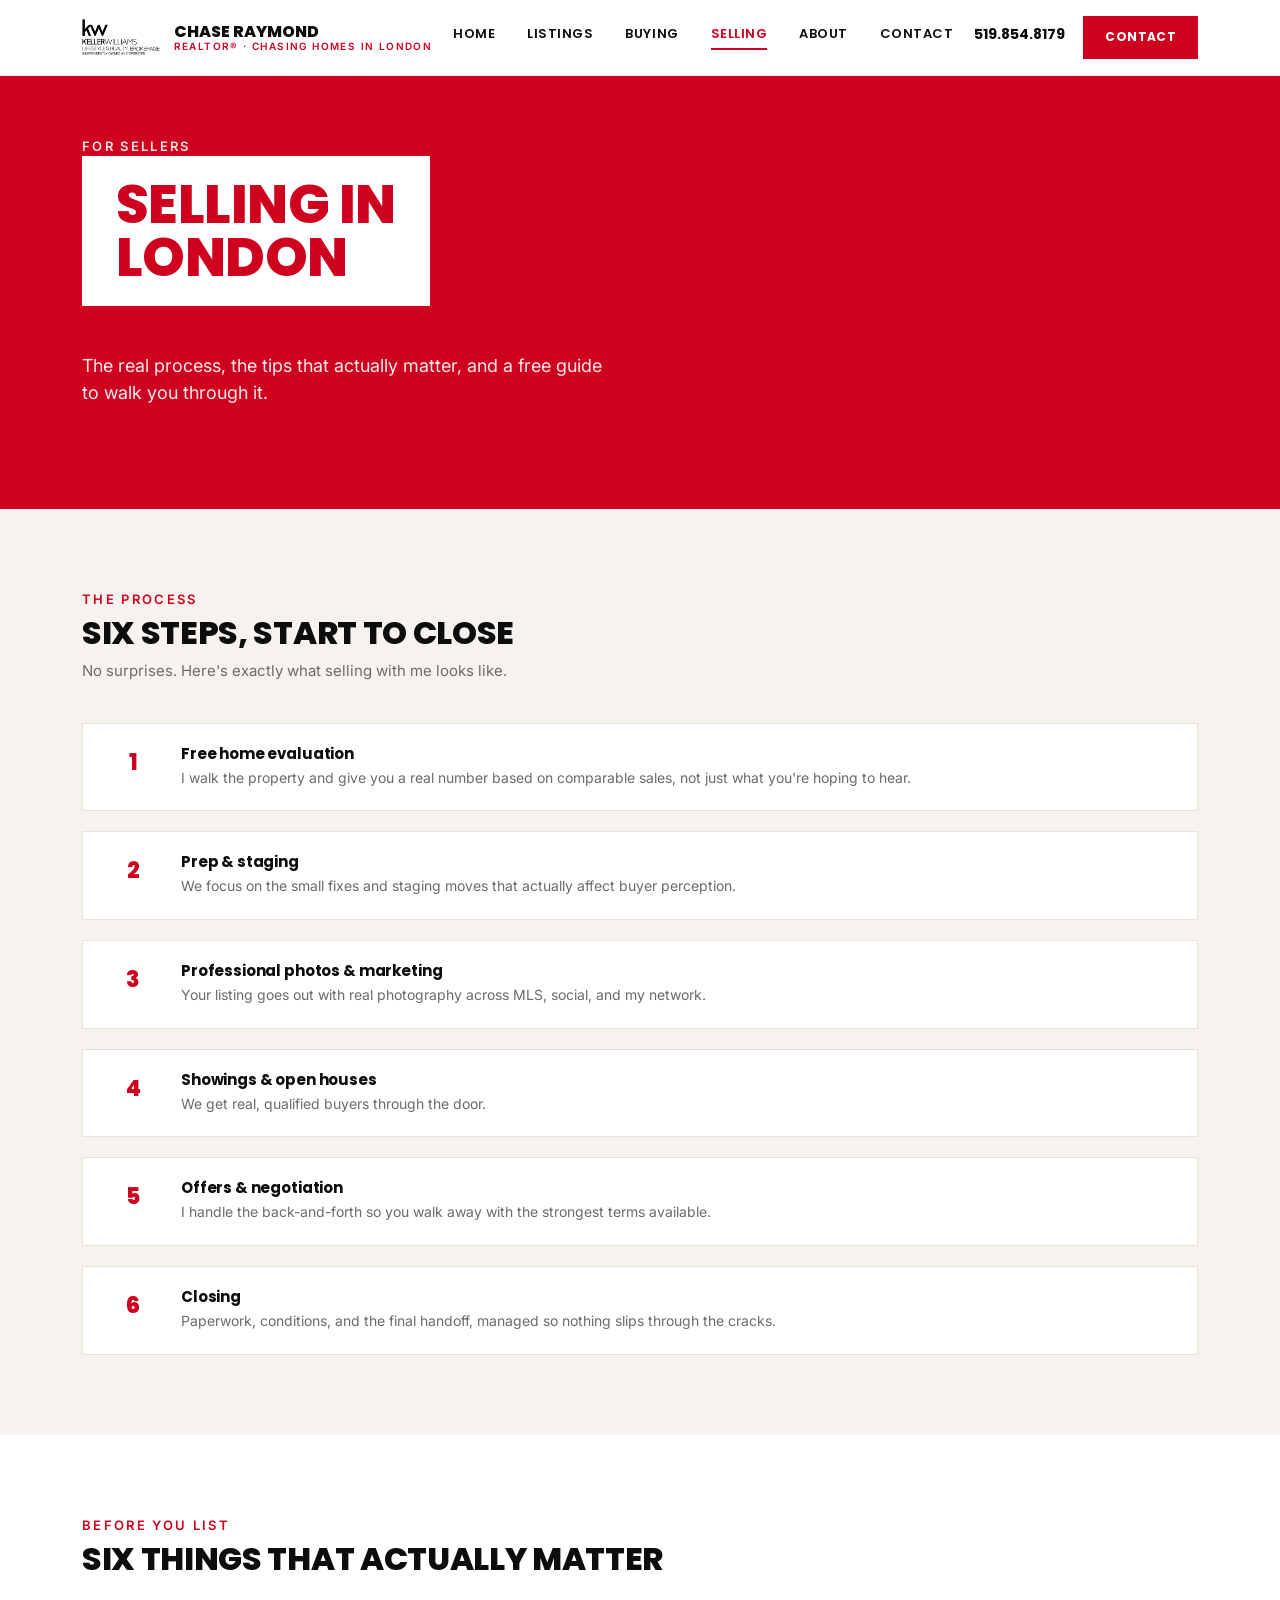
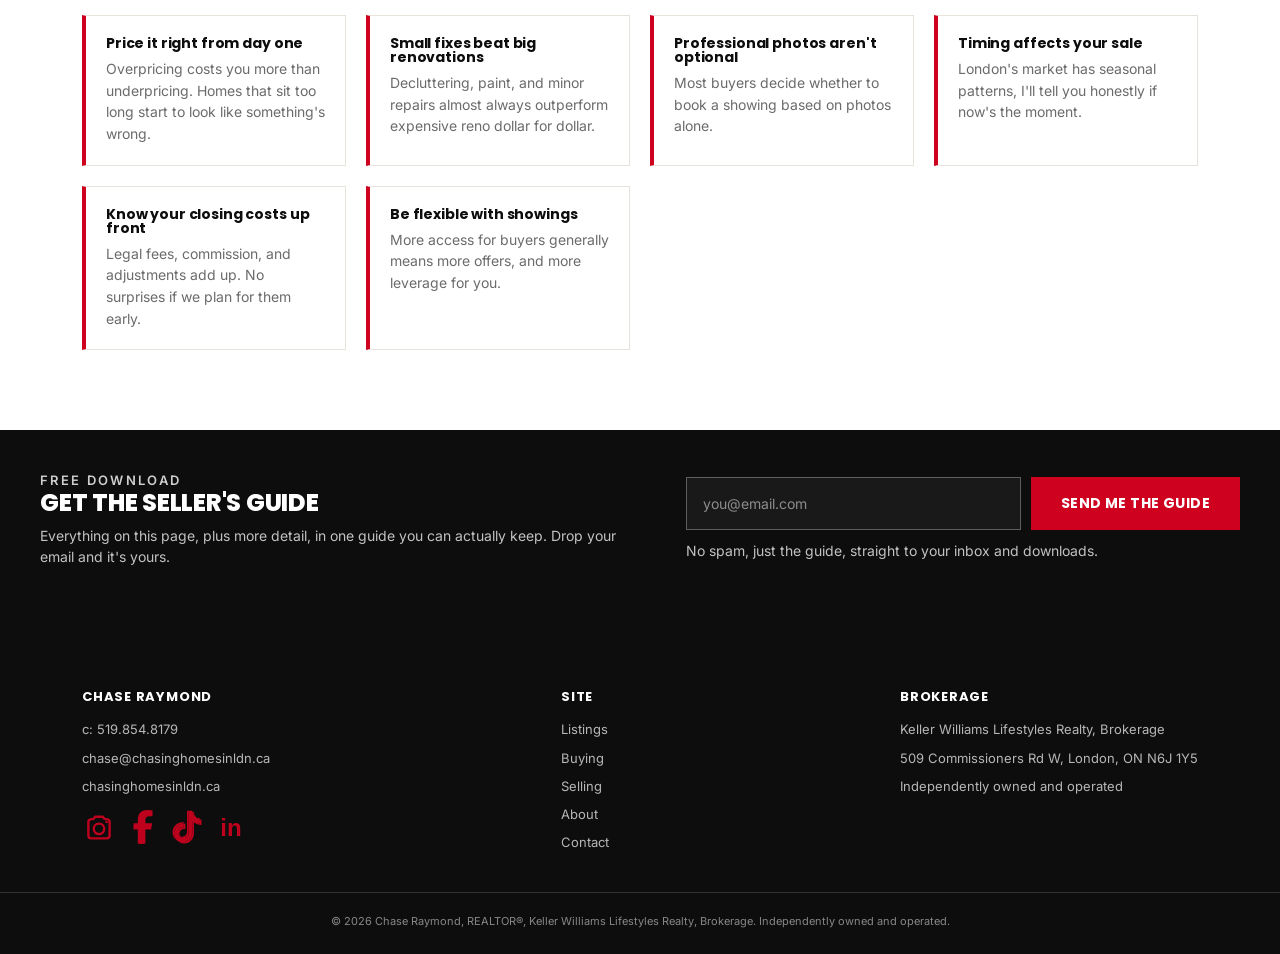
<file: selling.html>
<!DOCTYPE html>
<html lang="en">
<head>
<meta charset="UTF-8">
<title>Selling Your Home in London, Ontario | Chase Raymond, REALTOR®</title>
<meta name="description" content="Thinking of selling your home in London, Ontario? Get the step-by-step process, practical tips, and a free seller's guide from REALTOR® Chase Raymond.">
<meta name="robots" content="index, follow">
<link rel="canonical" href="https://chasinghomesinldn.ca/selling.html">
<meta name="viewport" content="width=device-width, initial-scale=1.0">
<link rel="icon" type="image/svg+xml" href="assets/favicon.svg">

<meta property="og:type" content="website">
<meta property="og:title" content="Selling Your Home in London, Ontario | Chase Raymond, REALTOR®">
<meta property="og:description" content="The step-by-step process, practical tips, and a free seller's guide.">
<meta property="og:url" content="https://chasinghomesinldn.ca/selling.html">
<meta property="og:image" content="https://chasinghomesinldn.ca/assets/Agent%20headshot.png">
<meta property="og:locale" content="en_CA">

<meta name="twitter:card" content="summary_large_image">
<meta name="twitter:title" content="Selling Your Home in London, Ontario">
<meta name="twitter:image" content="https://chasinghomesinldn.ca/assets/Agent%20headshot.png">

<link rel="preconnect" href="https://fonts.googleapis.com">
<link href="https://fonts.googleapis.com/css2?family=Poppins:wght@400;600;700;800&family=Inter:wght@400;500;600&display=swap" rel="stylesheet">
<link rel="stylesheet" href="css/style.css">
</head>
<body>

<header class="site-header">
  <div class="nav-inner">
    <a class="nav-brand" href="index.html">
      <img src="assets/kw-logo-white.png" alt="Keller Williams" style="filter:invert(1) grayscale(1) brightness(0);">
      <span class="name">Chase Raymond<span>REALTOR® · Chasing Homes in London</span></span>
    </a>
    <nav class="nav-links">
      <a href="index.html">Home</a>
      <a href="listings.html">Listings</a>
      <a href="buying.html">Buying</a>
      <a href="selling.html" class="active">Selling</a>
      <a href="about.html">About</a>
      <a href="contact.html">Contact</a>
    </nav>
    <div class="nav-cta">
      <a href="tel:5198548179" class="nav-phone">519.854.8179</a>
      <a href="contact.html" class="btn btn-primary" style="padding:10px 20px;font-size:12px;">Contact</a>
      <button class="menu-toggle">&#9776;</button>
    </div>
  </div>
</header>

<section class="hero" style="padding:60px 0 70px;">
  <div class="wrap">
    <div class="eyebrow">For Sellers</div>
    <div class="panel"><h1>Selling in<br>London</h1></div>
    <p class="sub">The real process, the tips that actually matter, and a free guide to walk you through it.</p>
  </div>
</section>

<section class="reveal">
  <div class="wrap">
    <div class="section-head">
      <div class="eyebrow">The Process</div>
      <h2>Six steps, start to close</h2>
      <p>No surprises. Here's exactly what selling with me looks like.</p>
    </div>
    <div class="process-list reveal-stagger">
      <div class="process-step reveal-item"><div class="step-num"></div><div><h3>Free home evaluation</h3><p>I walk the property and give you a real number based on comparable sales, not just what you're hoping to hear.</p></div></div>
      <div class="process-step reveal-item"><div class="step-num"></div><div><h3>Prep & staging</h3><p>We focus on the small fixes and staging moves that actually affect buyer perception.</p></div></div>
      <div class="process-step reveal-item"><div class="step-num"></div><div><h3>Professional photos & marketing</h3><p>Your listing goes out with real photography across MLS, social, and my network.</p></div></div>
      <div class="process-step reveal-item"><div class="step-num"></div><div><h3>Showings & open houses</h3><p>We get real, qualified buyers through the door.</p></div></div>
      <div class="process-step reveal-item"><div class="step-num"></div><div><h3>Offers & negotiation</h3><p>I handle the back-and-forth so you walk away with the strongest terms available.</p></div></div>
      <div class="process-step reveal-item"><div class="step-num"></div><div><h3>Closing</h3><p>Paperwork, conditions, and the final handoff, managed so nothing slips through the cracks.</p></div></div>
    </div>
  </div>
</section>

<section class="alt reveal">
  <div class="wrap">
    <div class="section-head">
      <div class="eyebrow">Before You List</div>
      <h2>Six things that actually matter</h2>
    </div>
    <div class="tip-grid reveal-stagger">
      <div class="tip-card reveal-item"><h3>Price it right from day one</h3><p>Overpricing costs you more than underpricing. Homes that sit too long start to look like something's wrong.</p></div>
      <div class="tip-card reveal-item"><h3>Small fixes beat big renovations</h3><p>Decluttering, paint, and minor repairs almost always outperform expensive reno dollar for dollar.</p></div>
      <div class="tip-card reveal-item"><h3>Professional photos aren't optional</h3><p>Most buyers decide whether to book a showing based on photos alone.</p></div>
      <div class="tip-card reveal-item"><h3>Timing affects your sale</h3><p>London's market has seasonal patterns, I'll tell you honestly if now's the moment.</p></div>
      <div class="tip-card reveal-item"><h3>Know your closing costs up front</h3><p>Legal fees, commission, and adjustments add up. No surprises if we plan for them early.</p></div>
      <div class="tip-card reveal-item"><h3>Be flexible with showings</h3><p>More access for buyers generally means more offers, and more leverage for you.</p></div>
    </div>
  </div>
</section>

<section class="lead-box reveal">
  <div>
    <div class="eyebrow" style="color:#fff;opacity:0.8;">Free Download</div>
    <h2>Get the Seller's Guide</h2>
    <p>Everything on this page, plus more detail, in one guide you can actually keep. Drop your email and it's yours.</p>
  </div>
  <div>
    <form class="lead-form" data-endpoint="https://formspree.io/f/mppalkgn" data-download="assets/sellers-guide.html">
      <input type="email" name="email" placeholder="you@email.com" required>
      <button type="submit" class="btn btn-primary">Send Me the Guide</button>
    </form>
    <p class="lead-note lead-status">No spam, just the guide, straight to your inbox and downloads.</p>
  </div>
</section>

<footer class="site-footer">
  <div class="wrap">
    <div class="col">
      <h4>Chase Raymond</h4>
      <a href="tel:5198548179">c: 519.854.8179</a>
      <a href="mailto:chase@chasinghomesinldn.ca">chase@chasinghomesinldn.ca</a>
      <a href="index.html">chasinghomesinldn.ca</a>
      <div class="social-row">
        <a href="https://www.instagram.com/chasinghomesinldn/" target="_blank" rel="noopener" aria-label="Instagram"><img src="assets/Instagram.svg" alt="Instagram"></a>
        <a href="https://www.facebook.com/ChasingHomesInLDN/" target="_blank" rel="noopener" aria-label="Facebook"><img src="assets/Facebook.svg" alt="Facebook"></a>
        <a href="https://www.tiktok.com/@c.raymond30" target="_blank" rel="noopener" aria-label="TikTok"><img src="assets/Tiktok.svg" alt="TikTok"></a>
        <a href="https://www.linkedin.com/in/chasinghomesinldn/" target="_blank" rel="noopener" aria-label="LinkedIn"><img src="assets/Linkedin.svg" alt="LinkedIn"></a>
      </div>
    </div>
    <div class="col">
      <h4>Site</h4>
      <a href="listings.html">Listings</a>
      <a href="buying.html">Buying</a>
      <a href="selling.html">Selling</a>
      <a href="about.html">About</a>
      <a href="contact.html">Contact</a>
    </div>
    <div class="col">
      <h4>Brokerage</h4>
      <a href="https://kwlifestyles.kw.com/" target="_blank" rel="noopener">Keller Williams Lifestyles Realty, Brokerage</a>
      <a href="https://www.google.com/maps/search/?api=1&query=509+Commissioners+Rd+W%2C+London%2C+ON+N6J+1Y5" target="_blank" rel="noopener">509 Commissioners Rd W, London, ON N6J 1Y5</a>
      <span style="display:block;font-size:13px;margin-bottom:8px;">Independently owned and operated</span>
    </div>
  </div>
  <div class="legal">&copy; 2026 Chase Raymond, REALTOR®, Keller Williams Lifestyles Realty, Brokerage. Independently owned and operated.</div>
</footer>

<script src="js/listings.js"></script>
<script src="js/animations.js"></script>
<script src="js/lead-form.js"></script>
</body>
</html>
</file>
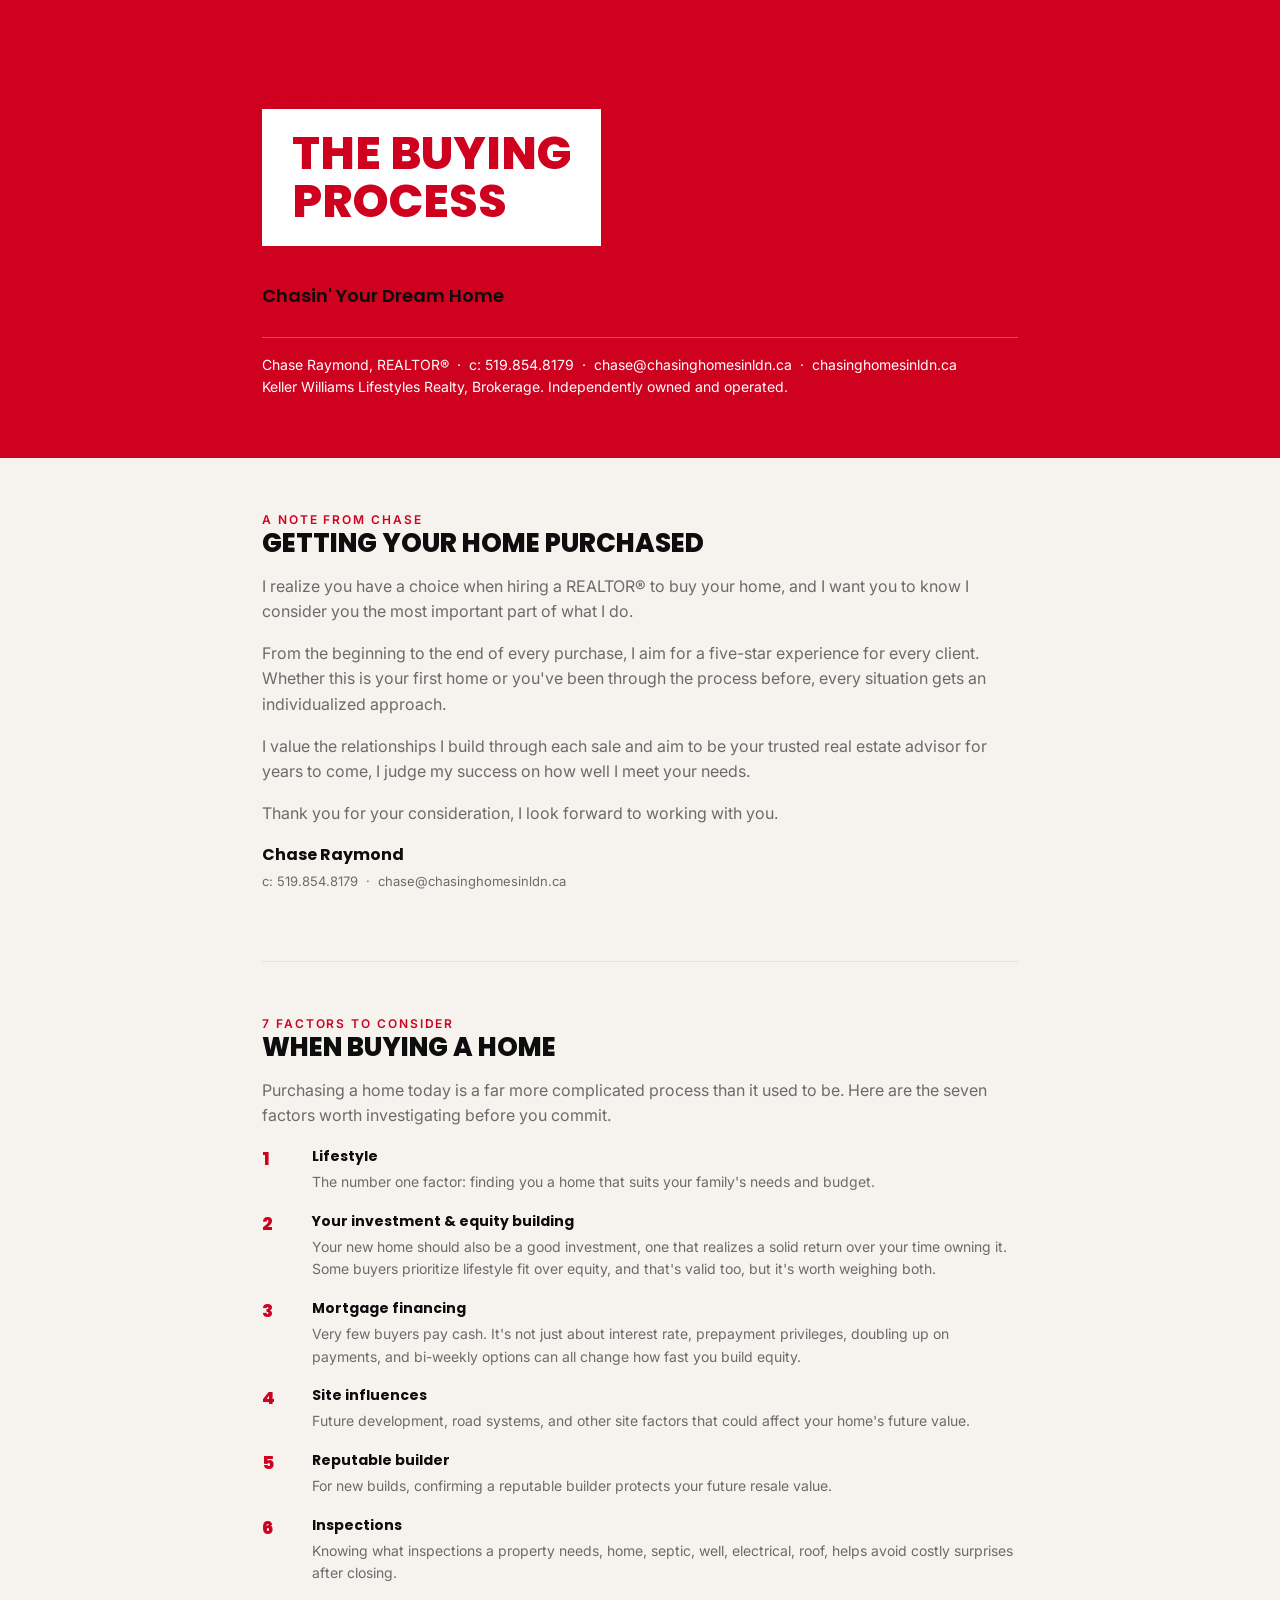
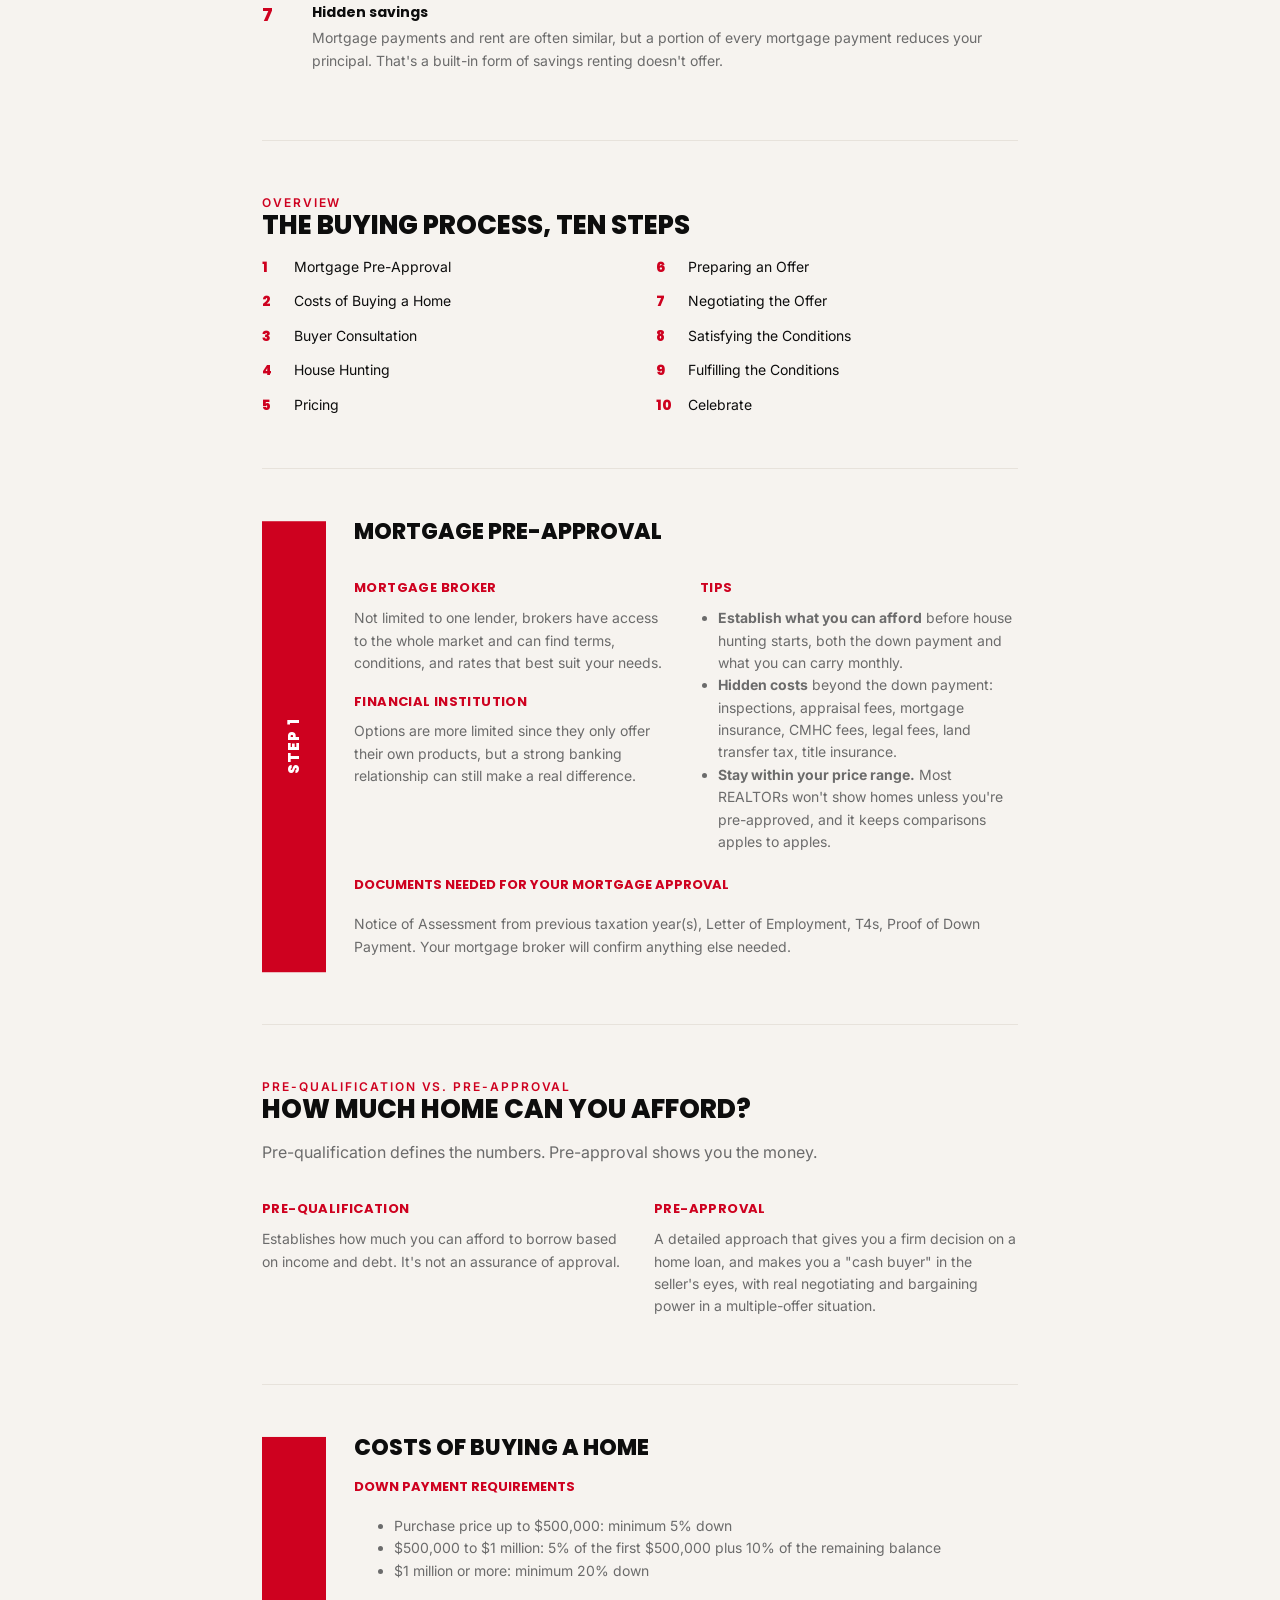
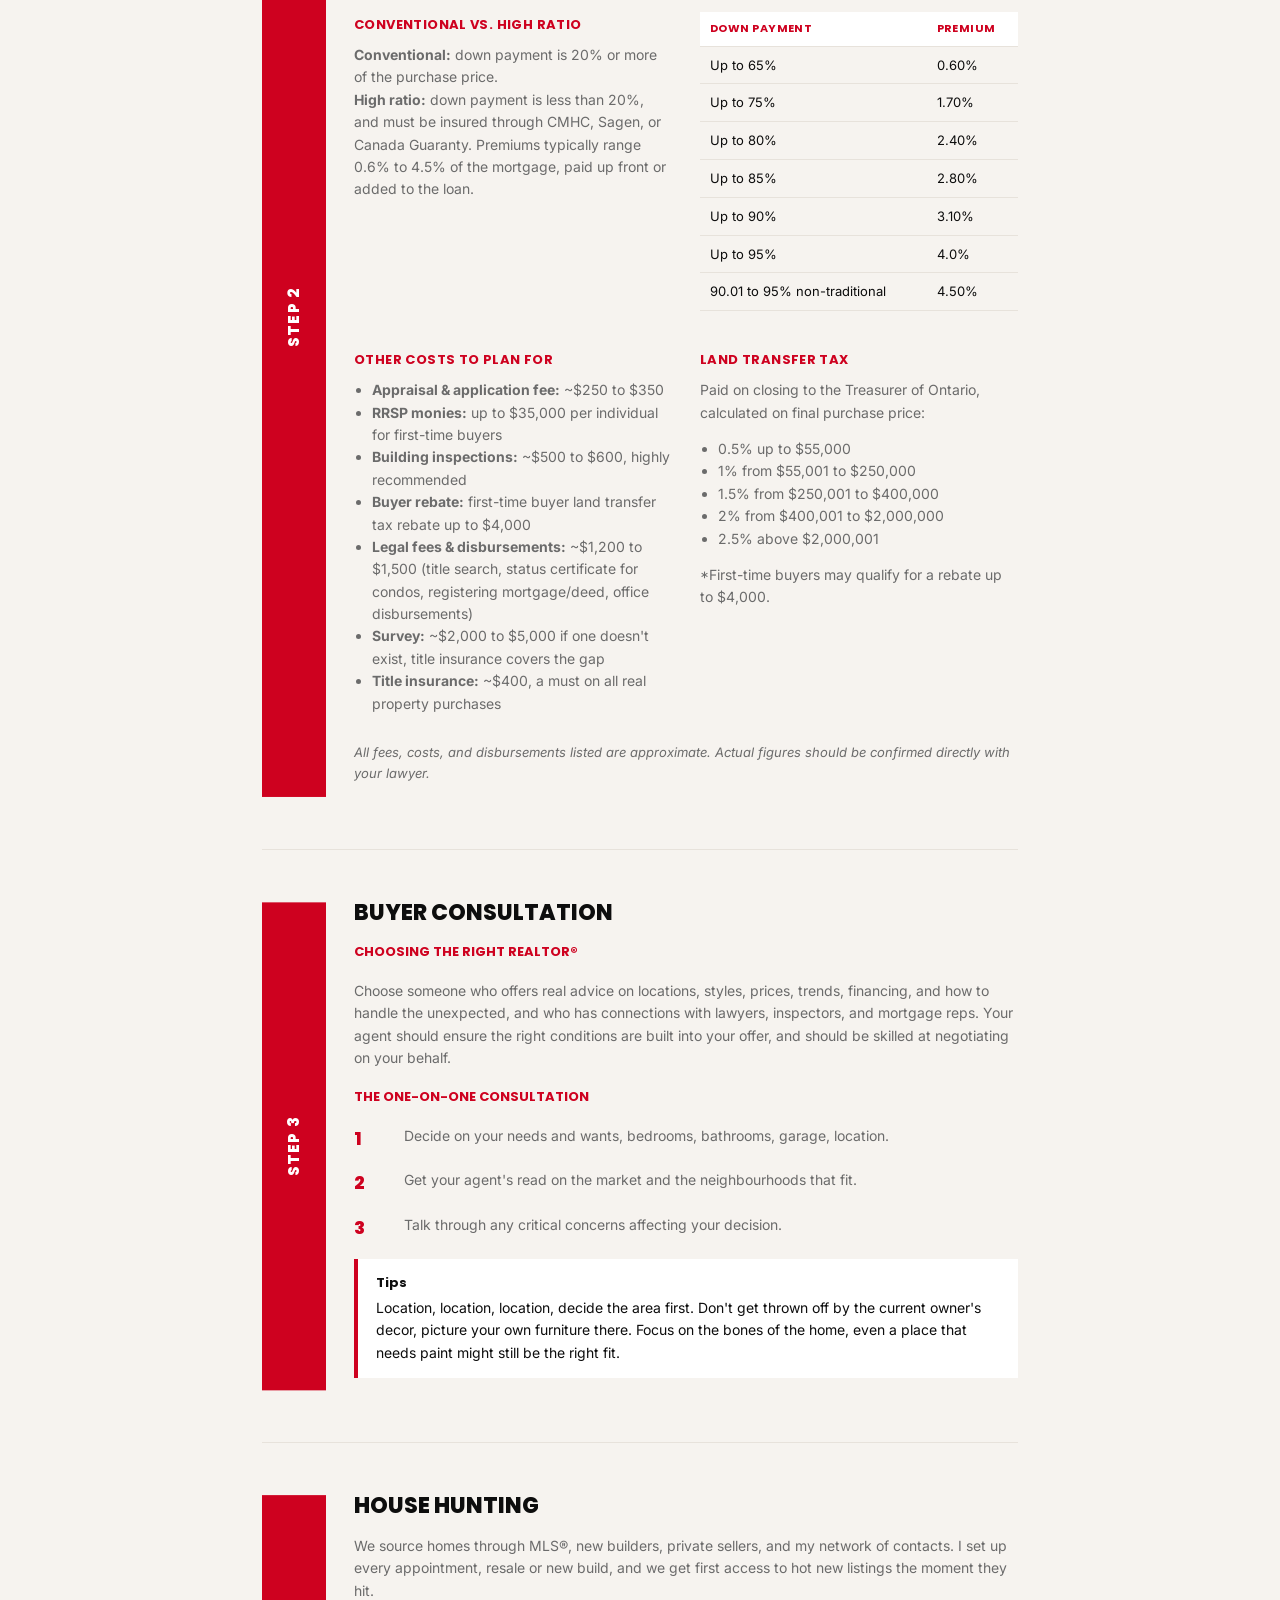
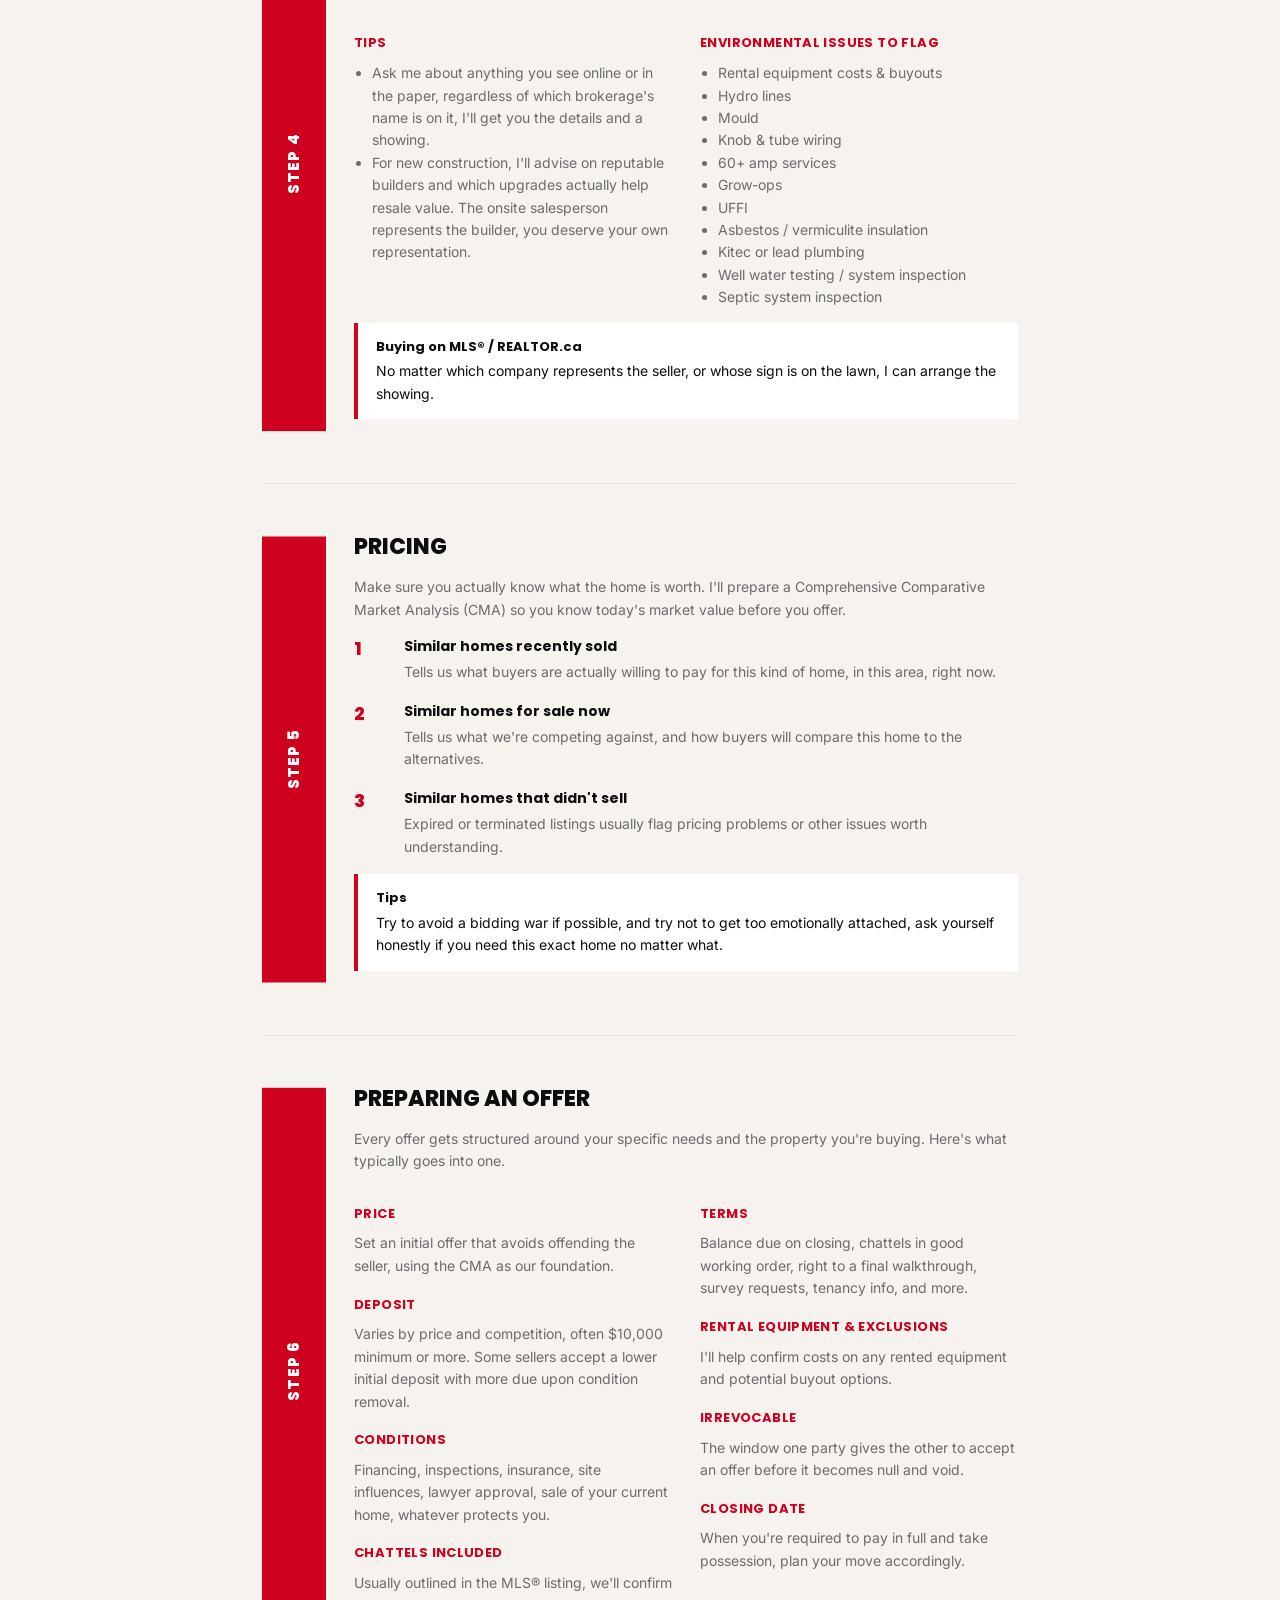
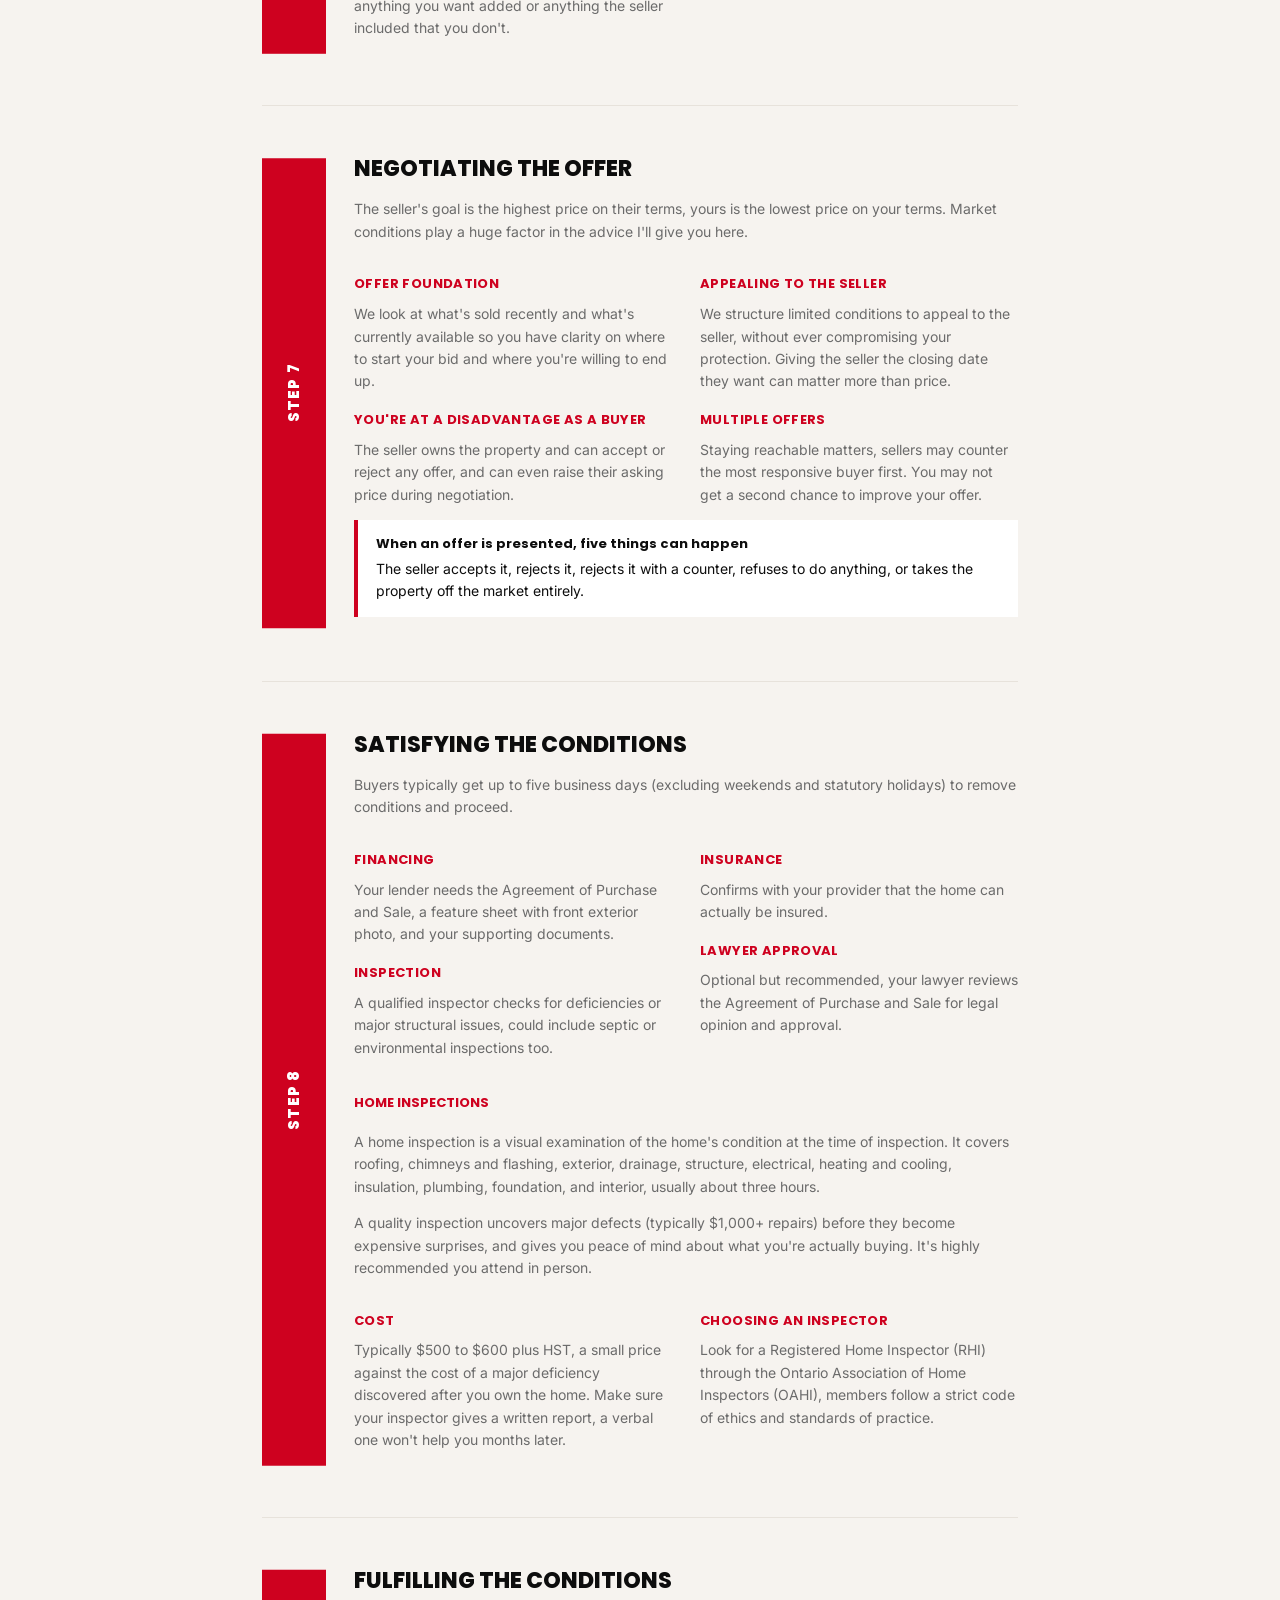
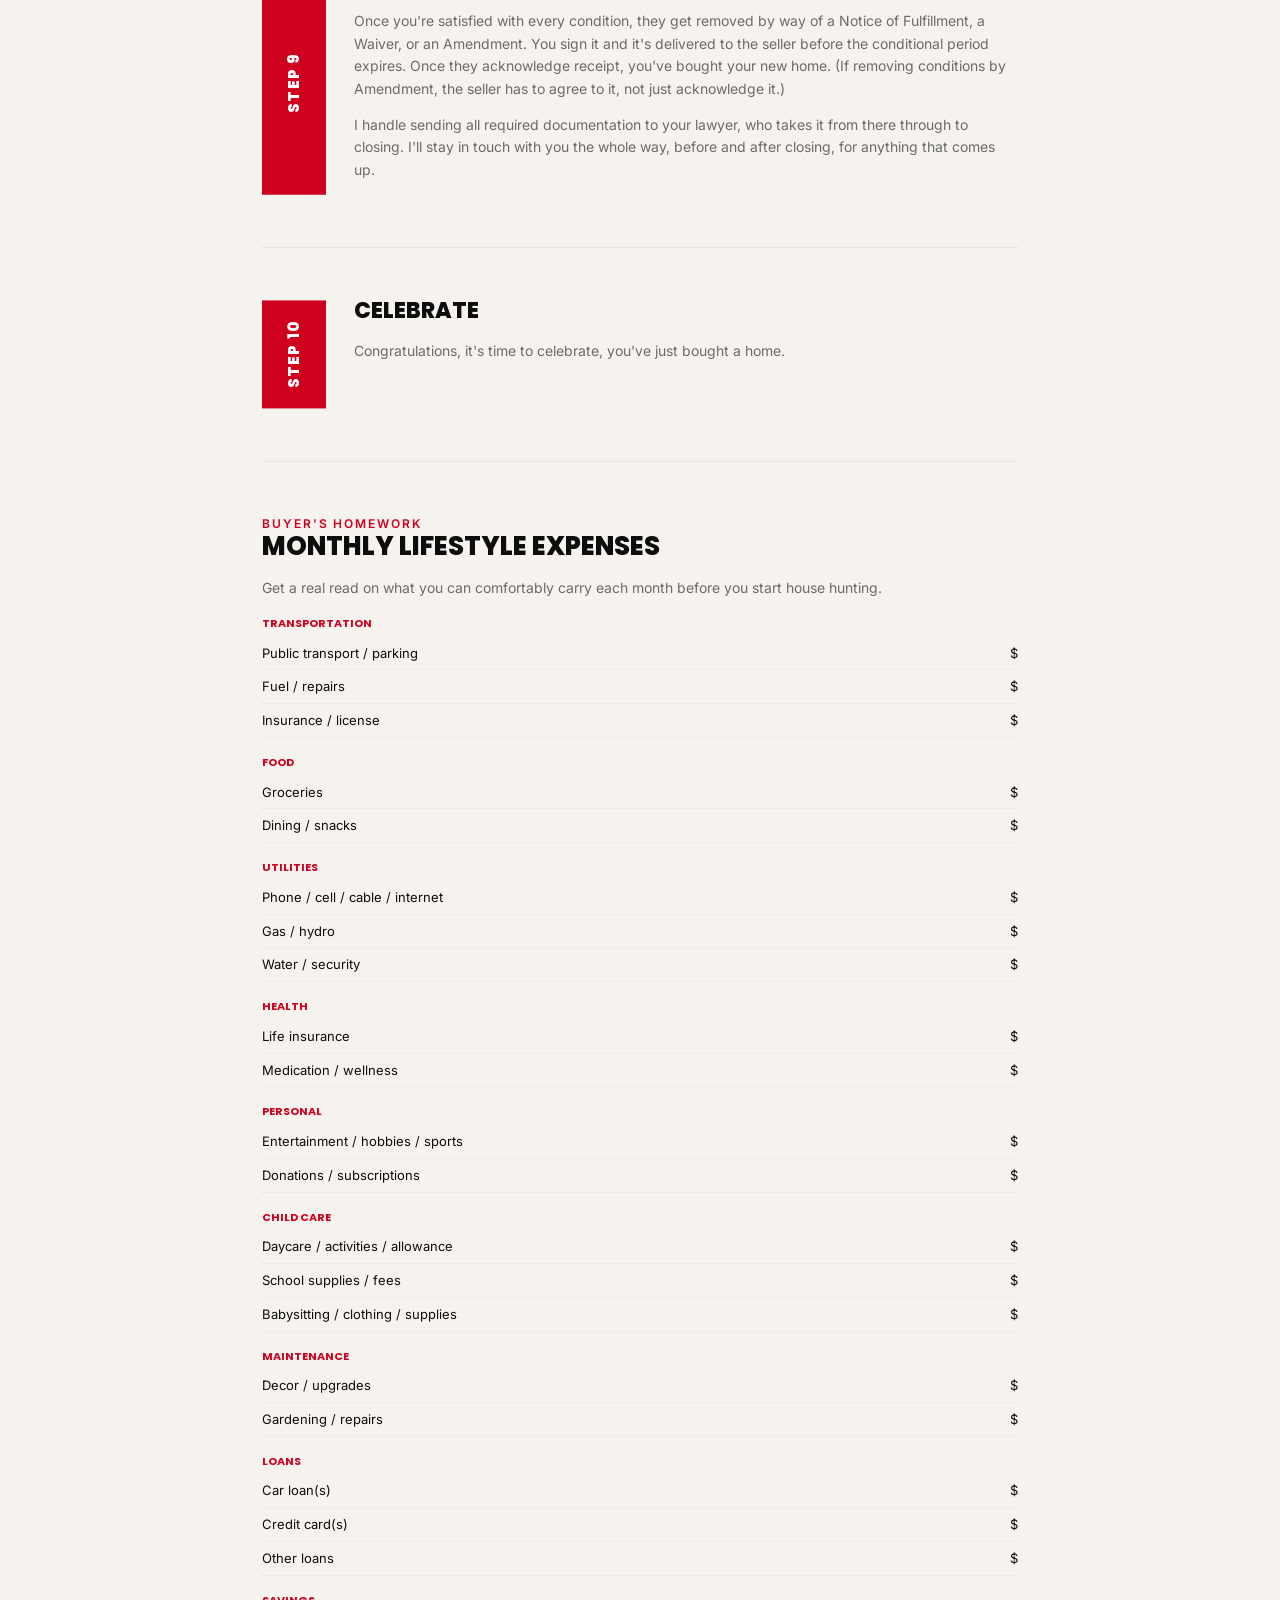
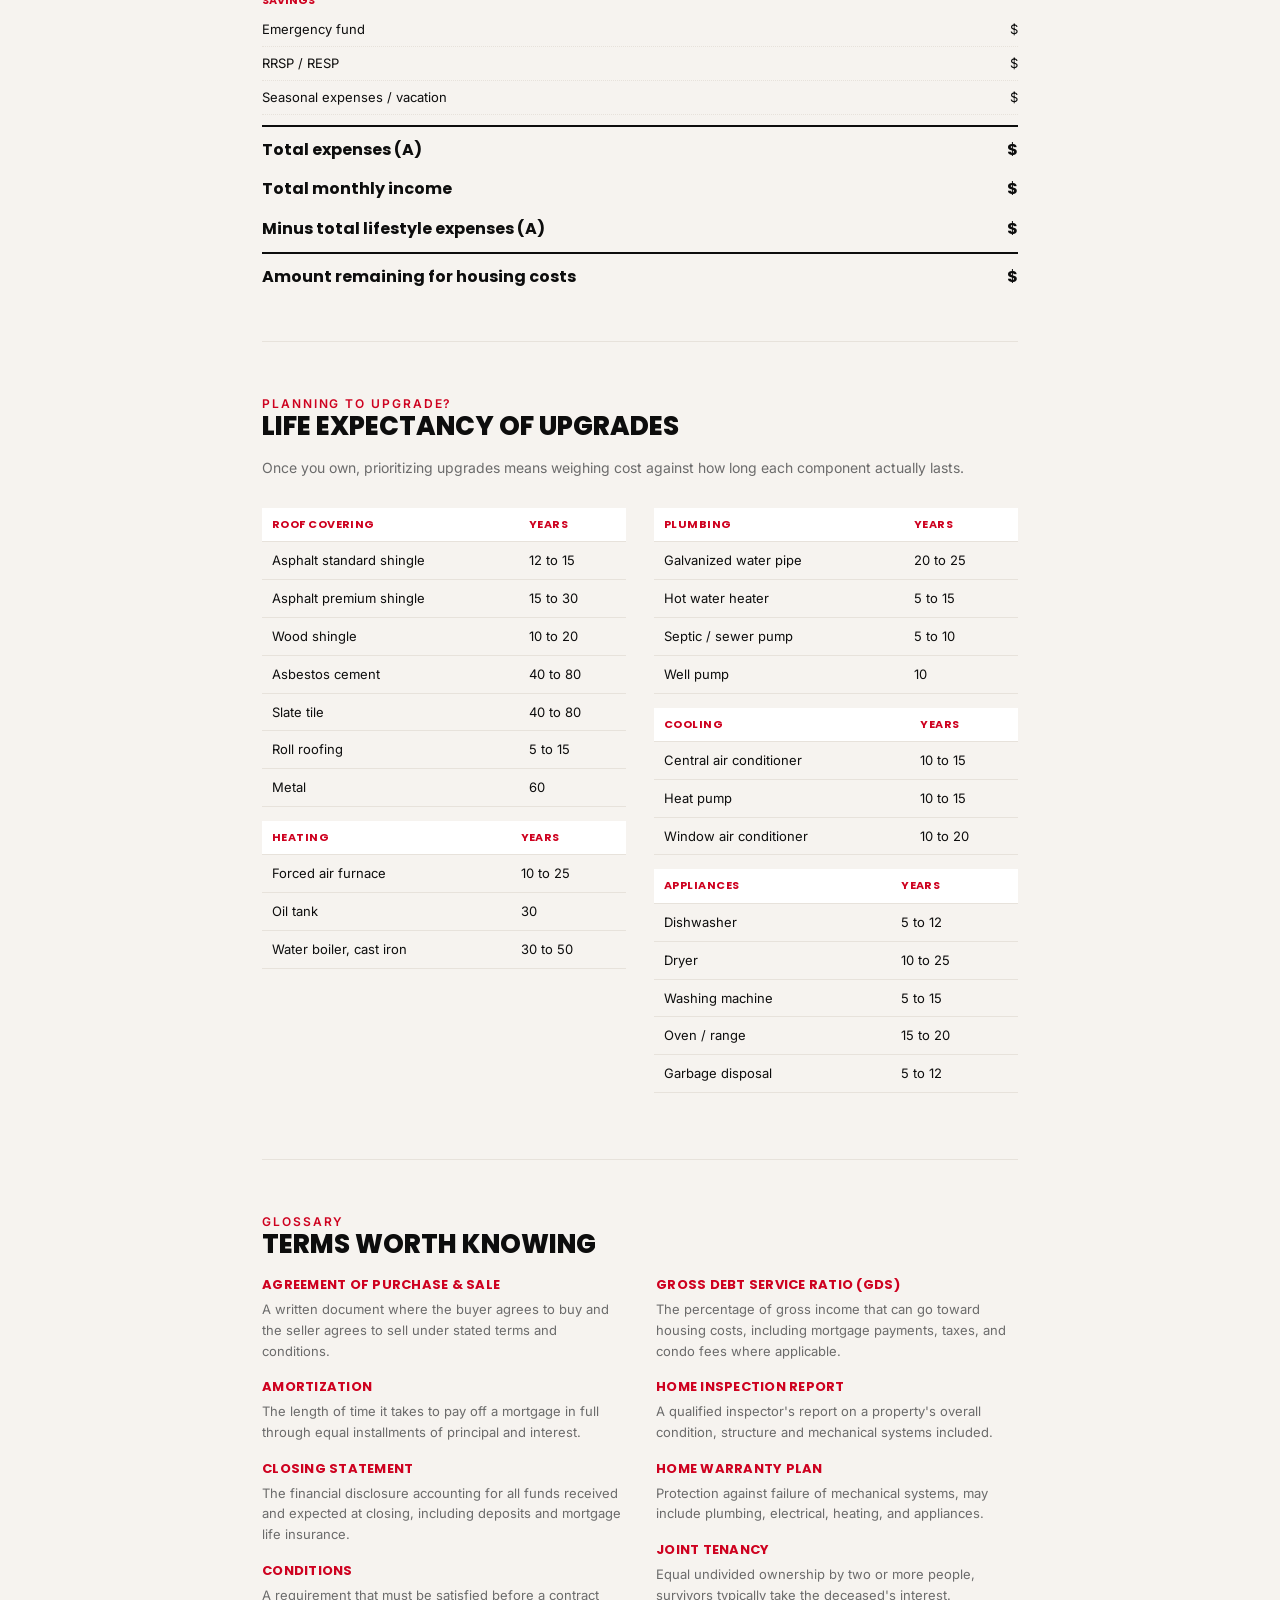
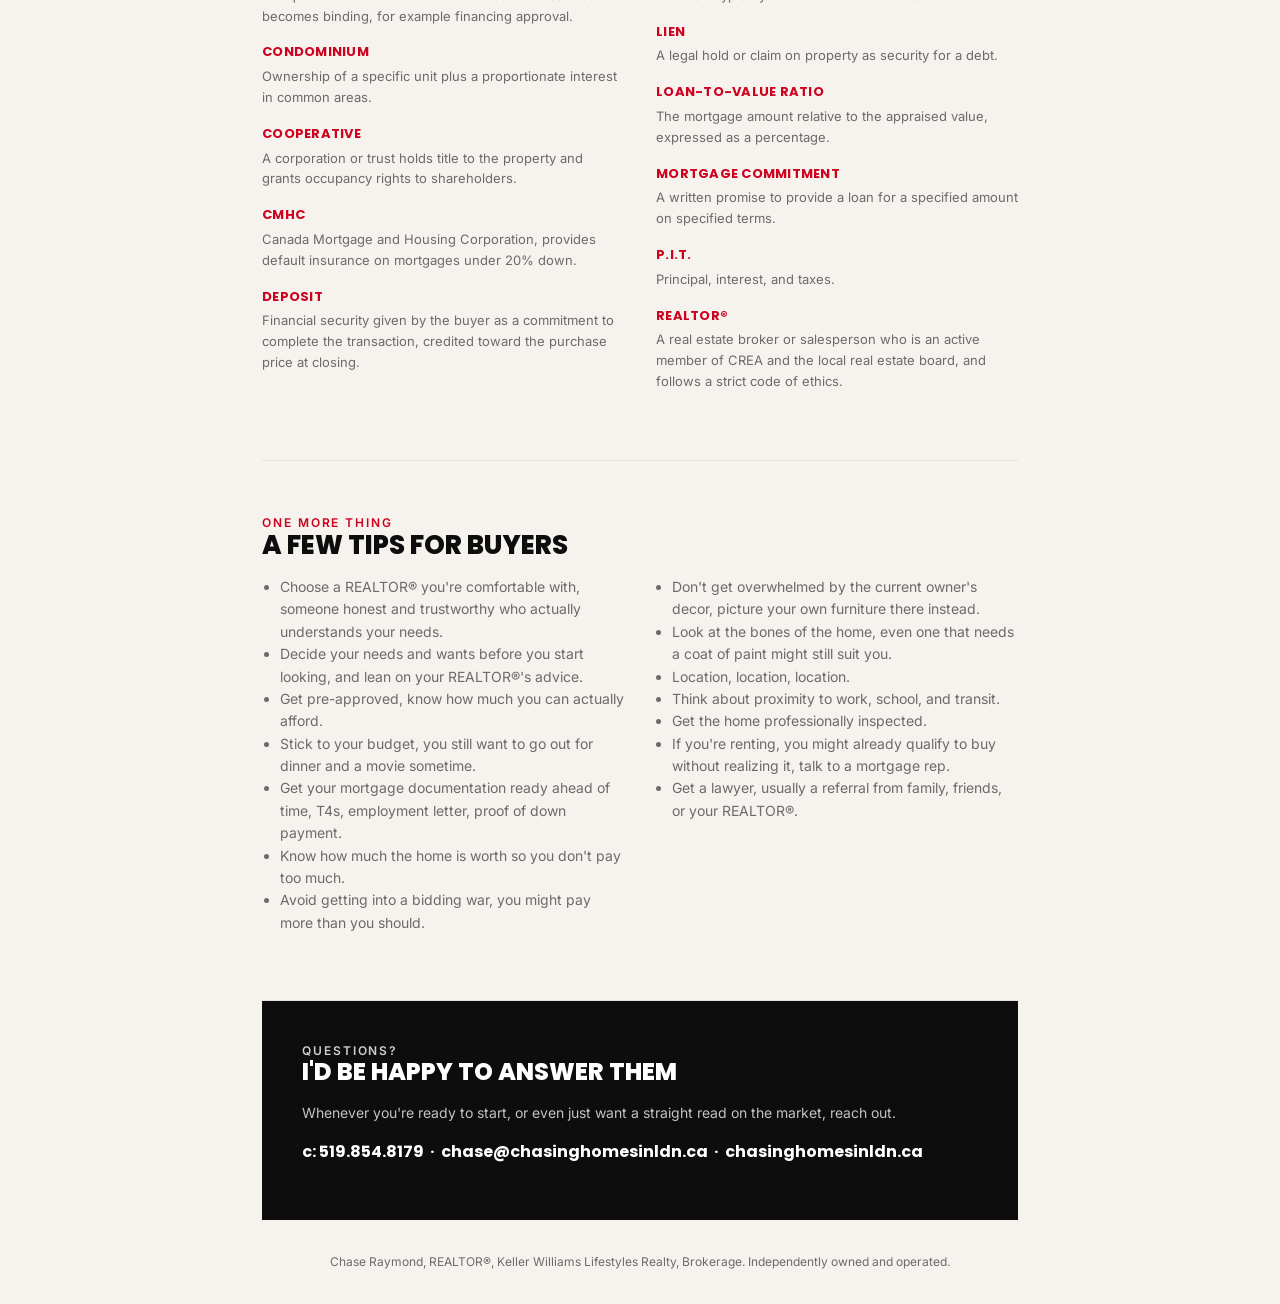
<file: assets/buyers-guide.html>
<!DOCTYPE html>
<html lang="en">
<head>
<meta charset="UTF-8">
<title>The Buying Process, Chase Raymond</title>
<meta name="viewport" content="width=device-width, initial-scale=1.0">
<link rel="preconnect" href="https://fonts.googleapis.com">
<link href="https://fonts.googleapis.com/css2?family=Poppins:wght@400;500;600;700;800&family=Inter:wght@400;500;600&display=swap" rel="stylesheet">
<style>
  :root{--red:#CE011F;--red-dark:#A50019;--black:#0D0D0D;--white:#FFFFFF;--offwhite:#F6F3EF;--grey:#6B6B6B;--line:#E7E2DB;}
  *{box-sizing:border-box;}
  body{margin:0;font-family:'Inter',sans-serif;color:var(--black);background:var(--offwhite);line-height:1.6;}
  h1,h2,h3,.headline{font-family:'Poppins',sans-serif;font-weight:800;text-transform:uppercase;margin:0;line-height:1;}
  .eyebrow{font-family:'Inter',sans-serif;font-weight:600;letter-spacing:0.16em;text-transform:uppercase;font-size:12px;color:var(--red);}
  .page{max-width:820px;margin:0 auto;padding:0 32px;}
  section{padding:52px 0;border-bottom:1px solid var(--line);}
  section:last-child{border-bottom:none;}
  h2{font-size:26px;margin-bottom:18px;}
  p{color:var(--black);}
  .muted{color:var(--grey);}

  /* Cover */
  .cover{background:var(--red);color:var(--white);padding:90px 0 60px;}
  .cover .panel{background:var(--white);color:var(--red);display:inline-block;padding:20px 30px;margin-bottom:22px;}
  .cover .panel h1{font-size:46px;line-height:1.05;}
  .cover .tagline{font-family:'Poppins',sans-serif;font-weight:600;font-size:18px;margin:14px 0 26px;}
  .cover .meta{font-size:14px;border-top:1px solid rgba(255,255,255,0.3);padding-top:16px;}

  /* Sidebar label section (mirrors the vertical red bars in the original doc) */
  .side-block{display:grid;grid-template-columns:64px 1fr;gap:28px;align-items:stretch;}
  .side-bar{background:var(--red);color:var(--white);writing-mode:vertical-rl;transform:rotate(180deg);
    font-family:'Poppins',sans-serif;font-weight:800;text-transform:uppercase;font-size:15px;letter-spacing:0.08em;
    display:flex;align-items:center;justify-content:center;padding:20px 0;}
  @media (max-width:600px){.side-block{grid-template-columns:1fr;}.side-bar{writing-mode:horizontal-tb;transform:none;padding:10px 16px;text-align:left;justify-content:flex-start;}}

  /* Step list overview */
  .step-overview{display:grid;grid-template-columns:1fr 1fr;gap:12px 32px;margin-top:12px;}
  .step-overview div{display:flex;gap:12px;align-items:baseline;font-size:14px;}
  .step-overview .n{font-family:'Poppins',sans-serif;font-weight:800;color:var(--red);min-width:20px;}
  @media (max-width:560px){.step-overview{grid-template-columns:1fr;}}

  /* Numbered steps within a step section */
  .mini-step{display:grid;grid-template-columns:36px 1fr;gap:14px;margin-bottom:16px;}
  .mini-step .n{font-family:'Poppins',sans-serif;font-weight:800;color:var(--red);font-size:18px;}
  .mini-step h4{font-size:14px;font-family:'Poppins',sans-serif;font-weight:700;text-transform:none;margin:0 0 4px;}
  .mini-step p{margin:0;font-size:14px;color:var(--grey);}

  /* Two column */
  .cols2{display:grid;grid-template-columns:1fr 1fr;gap:28px;}
  @media (max-width:600px){.cols2{grid-template-columns:1fr;}}
  .cols2 h4{font-size:13px;font-family:'Poppins',sans-serif;font-weight:700;color:var(--red);text-transform:uppercase;letter-spacing:0.03em;margin-bottom:8px;}
  .cols2 p, .cols2 ul{font-size:14px;color:var(--grey);margin:0 0 14px;}
  .cols2 ul{padding-left:18px;}

  .tip{background:var(--white);border-left:4px solid var(--red);padding:14px 18px;margin-bottom:12px;font-size:14px;}
  .tip b{display:block;font-family:'Poppins',sans-serif;font-size:13px;margin-bottom:3px;}

  table{width:100%;border-collapse:collapse;font-size:13px;margin:14px 0;}
  th,td{text-align:left;padding:8px 10px;border-bottom:1px solid var(--line);}
  th{font-family:'Poppins',sans-serif;font-weight:700;background:var(--white);text-transform:uppercase;font-size:11px;letter-spacing:0.04em;color:var(--red);}

  .worksheet-row{display:flex;justify-content:space-between;border-bottom:1px dotted var(--line);padding:6px 0;font-size:13px;}
  .worksheet-cat{font-family:'Poppins',sans-serif;font-weight:700;font-size:11px;text-transform:uppercase;color:var(--red);margin:16px 0 4px;}
  .worksheet-total{display:flex;justify-content:space-between;border-top:2px solid var(--black);padding-top:10px;margin-top:10px;font-family:'Poppins',sans-serif;font-weight:700;}

  .glossary-term{margin-bottom:16px;}
  .glossary-term b{display:block;font-family:'Poppins',sans-serif;font-size:13px;color:var(--red);text-transform:uppercase;letter-spacing:0.02em;margin-bottom:3px;}
  .glossary-term p{margin:0;font-size:13px;color:var(--grey);}
  .glossary-grid{display:grid;grid-template-columns:1fr 1fr;gap:0 32px;}
  @media (max-width:600px){.glossary-grid{grid-template-columns:1fr;}}

  .cta{background:var(--black);color:var(--white);padding:40px;text-align:left;}
  .cta h2{color:var(--white);font-size:24px;}
  .cta p{color:rgba(255,255,255,0.75);font-size:14px;}
  .cta .contact-line{font-family:'Poppins',sans-serif;font-weight:700;font-size:16px;margin-top:14px;color:var(--white);}

  footer{padding:32px 0;text-align:center;font-size:12px;color:var(--grey);}
</style>
</head>
<body>

<div class="cover">
  <div class="page">
    <div class="eyebrow">Buyer's Guide</div>
    <div class="panel"><h1>The Buying<br>Process</h1></div>
    <p class="tagline">Chasin' Your Dream Home</p>
    <div class="meta">Chase Raymond, REALTOR&reg; &nbsp;·&nbsp; c: 519.854.8179 &nbsp;·&nbsp; chase@chasinghomesinldn.ca &nbsp;·&nbsp; chasinghomesinldn.ca<br>Keller Williams Lifestyles Realty, Brokerage. Independently owned and operated.</div>
  </div>
</div>

<div class="page">

  <section>
    <div class="eyebrow">A Note From Chase</div>
    <h2>Getting your home purchased</h2>
    <p class="muted">I realize you have a choice when hiring a REALTOR&reg; to buy your home, and I want you to know I consider you the most important part of what I do.</p>
    <p class="muted">From the beginning to the end of every purchase, I aim for a five-star experience for every client. Whether this is your first home or you've been through the process before, every situation gets an individualized approach.</p>
    <p class="muted">I value the relationships I build through each sale and aim to be your trusted real estate advisor for years to come, I judge my success on how well I meet your needs.</p>
    <p class="muted">Thank you for your consideration, I look forward to working with you.</p>
    <p style="font-family:'Poppins',sans-serif;font-weight:700;">Chase Raymond<br><span style="font-family:'Inter',sans-serif;font-weight:400;font-size:13px;color:var(--grey);">c: 519.854.8179 &nbsp;·&nbsp; chase@chasinghomesinldn.ca</span></p>
  </section>

  <section>
    <div class="eyebrow">7 Factors To Consider</div>
    <h2>When buying a home</h2>
    <p class="muted">Purchasing a home today is a far more complicated process than it used to be. Here are the seven factors worth investigating before you commit.</p>
    <div class="mini-step"><div class="n">1</div><div><h4>Lifestyle</h4><p>The number one factor: finding you a home that suits your family's needs and budget.</p></div></div>
    <div class="mini-step"><div class="n">2</div><div><h4>Your investment & equity building</h4><p>Your new home should also be a good investment, one that realizes a solid return over your time owning it. Some buyers prioritize lifestyle fit over equity, and that's valid too, but it's worth weighing both.</p></div></div>
    <div class="mini-step"><div class="n">3</div><div><h4>Mortgage financing</h4><p>Very few buyers pay cash. It's not just about interest rate, prepayment privileges, doubling up on payments, and bi-weekly options can all change how fast you build equity.</p></div></div>
    <div class="mini-step"><div class="n">4</div><div><h4>Site influences</h4><p>Future development, road systems, and other site factors that could affect your home's future value.</p></div></div>
    <div class="mini-step"><div class="n">5</div><div><h4>Reputable builder</h4><p>For new builds, confirming a reputable builder protects your future resale value.</p></div></div>
    <div class="mini-step"><div class="n">6</div><div><h4>Inspections</h4><p>Knowing what inspections a property needs, home, septic, well, electrical, roof, helps avoid costly surprises after closing.</p></div></div>
    <div class="mini-step"><div class="n">7</div><div><h4>Hidden savings</h4><p>Mortgage payments and rent are often similar, but a portion of every mortgage payment reduces your principal. That's a built-in form of savings renting doesn't offer.</p></div></div>
  </section>

  <section>
    <div class="eyebrow">Overview</div>
    <h2>The buying process, ten steps</h2>
    <div class="step-overview">
      <div><span class="n">1</span> Mortgage Pre-Approval</div>
      <div><span class="n">6</span> Preparing an Offer</div>
      <div><span class="n">2</span> Costs of Buying a Home</div>
      <div><span class="n">7</span> Negotiating the Offer</div>
      <div><span class="n">3</span> Buyer Consultation</div>
      <div><span class="n">8</span> Satisfying the Conditions</div>
      <div><span class="n">4</span> House Hunting</div>
      <div><span class="n">9</span> Fulfilling the Conditions</div>
      <div><span class="n">5</span> Pricing</div>
      <div><span class="n">10</span> Celebrate</div>
    </div>
  </section>

  <section class="side-block">
    <div class="side-bar">Step 1</div>
    <div>
      <h2 style="font-size:22px;">Mortgage Pre-Approval</h2>
      <div class="cols2">
        <div>
          <h4>Mortgage broker</h4>
          <p>Not limited to one lender, brokers have access to the whole market and can find terms, conditions, and rates that best suit your needs.</p>
          <h4>Financial institution</h4>
          <p>Options are more limited since they only offer their own products, but a strong banking relationship can still make a real difference.</p>
        </div>
        <div>
          <h4>Tips</h4>
          <ul>
            <li><b>Establish what you can afford</b> before house hunting starts, both the down payment and what you can carry monthly.</li>
            <li><b>Hidden costs</b> beyond the down payment: inspections, appraisal fees, mortgage insurance, CMHC fees, legal fees, land transfer tax, title insurance.</li>
            <li><b>Stay within your price range.</b> Most REALTORs won't show homes unless you're pre-approved, and it keeps comparisons apples to apples.</li>
          </ul>
        </div>
      </div>
      <h4 style="font-size:13px;font-family:'Poppins',sans-serif;font-weight:700;color:var(--red);text-transform:uppercase;margin-top:8px;">Documents needed for your mortgage approval</h4>
      <p class="muted" style="font-size:14px;">Notice of Assessment from previous taxation year(s), Letter of Employment, T4s, Proof of Down Payment. Your mortgage broker will confirm anything else needed.</p>
    </div>
  </section>

  <section>
    <div class="eyebrow">Pre-Qualification vs. Pre-Approval</div>
    <h2>How much home can you afford?</h2>
    <p class="muted">Pre-qualification defines the numbers. Pre-approval shows you the money.</p>
    <div class="cols2">
      <div><h4>Pre-qualification</h4><p>Establishes how much you can afford to borrow based on income and debt. It's not an assurance of approval.</p></div>
      <div><h4>Pre-approval</h4><p>A detailed approach that gives you a firm decision on a home loan, and makes you a "cash buyer" in the seller's eyes, with real negotiating and bargaining power in a multiple-offer situation.</p></div>
    </div>
  </section>

  <section class="side-block">
    <div class="side-bar">Step 2</div>
    <div>
      <h2 style="font-size:22px;">Costs of Buying a Home</h2>
      <h4 style="font-size:13px;font-family:'Poppins',sans-serif;font-weight:700;color:var(--red);text-transform:uppercase;">Down payment requirements</h4>
      <ul style="font-size:14px;color:var(--grey);">
        <li>Purchase price up to $500,000: minimum 5% down</li>
        <li>$500,000 to $1 million: 5% of the first $500,000 plus 10% of the remaining balance</li>
        <li>$1 million or more: minimum 20% down</li>
      </ul>
      <div class="cols2" style="margin-top:16px;">
        <div>
          <h4>Conventional vs. high ratio</h4>
          <p><b>Conventional:</b> down payment is 20% or more of the purchase price.<br><b>High ratio:</b> down payment is less than 20%, and must be insured through CMHC, Sagen, or Canada Guaranty. Premiums typically range 0.6% to 4.5% of the mortgage, paid up front or added to the loan.</p>
        </div>
        <div>
          <table>
            <tr><th>Down payment</th><th>Premium</th></tr>
            <tr><td>Up to 65%</td><td>0.60%</td></tr>
            <tr><td>Up to 75%</td><td>1.70%</td></tr>
            <tr><td>Up to 80%</td><td>2.40%</td></tr>
            <tr><td>Up to 85%</td><td>2.80%</td></tr>
            <tr><td>Up to 90%</td><td>3.10%</td></tr>
            <tr><td>Up to 95%</td><td>4.0%</td></tr>
            <tr><td>90.01 to 95% non-traditional</td><td>4.50%</td></tr>
          </table>
        </div>
      </div>

      <div class="cols2" style="margin-top:8px;">
        <div>
          <h4>Other costs to plan for</h4>
          <ul>
            <li><b>Appraisal & application fee:</b> ~$250 to $350</li>
            <li><b>RRSP monies:</b> up to $35,000 per individual for first-time buyers</li>
            <li><b>Building inspections:</b> ~$500 to $600, highly recommended</li>
            <li><b>Buyer rebate:</b> first-time buyer land transfer tax rebate up to $4,000</li>
            <li><b>Legal fees & disbursements:</b> ~$1,200 to $1,500 (title search, status certificate for condos, registering mortgage/deed, office disbursements)</li>
            <li><b>Survey:</b> ~$2,000 to $5,000 if one doesn't exist, title insurance covers the gap</li>
            <li><b>Title insurance:</b> ~$400, a must on all real property purchases</li>
          </ul>
        </div>
        <div>
          <h4>Land transfer tax</h4>
          <p>Paid on closing to the Treasurer of Ontario, calculated on final purchase price:</p>
          <ul>
            <li>0.5% up to $55,000</li>
            <li>1% from $55,001 to $250,000</li>
            <li>1.5% from $250,001 to $400,000</li>
            <li>2% from $400,001 to $2,000,000</li>
            <li>2.5% above $2,000,001</li>
          </ul>
          <p>*First-time buyers may qualify for a rebate up to $4,000.</p>
        </div>
      </div>
      <p class="muted" style="font-size:13px;font-style:italic;">All fees, costs, and disbursements listed are approximate. Actual figures should be confirmed directly with your lawyer.</p>
    </div>
  </section>

  <section class="side-block">
    <div class="side-bar">Step 3</div>
    <div>
      <h2 style="font-size:22px;">Buyer Consultation</h2>
      <h4 style="font-size:13px;font-family:'Poppins',sans-serif;font-weight:700;color:var(--red);text-transform:uppercase;">Choosing the right REALTOR&reg;</h4>
      <p class="muted" style="font-size:14px;">Choose someone who offers real advice on locations, styles, prices, trends, financing, and how to handle the unexpected, and who has connections with lawyers, inspectors, and mortgage reps. Your agent should ensure the right conditions are built into your offer, and should be skilled at negotiating on your behalf.</p>
      <h4 style="font-size:13px;font-family:'Poppins',sans-serif;font-weight:700;color:var(--red);text-transform:uppercase;">The one-on-one consultation</h4>
      <div class="mini-step"><div class="n">1</div><div><p>Decide on your needs and wants, bedrooms, bathrooms, garage, location.</p></div></div>
      <div class="mini-step"><div class="n">2</div><div><p>Get your agent's read on the market and the neighbourhoods that fit.</p></div></div>
      <div class="mini-step"><div class="n">3</div><div><p>Talk through any critical concerns affecting your decision.</p></div></div>
      <div class="tip"><b>Tips</b>Location, location, location, decide the area first. Don't get thrown off by the current owner's decor, picture your own furniture there. Focus on the bones of the home, even a place that needs paint might still be the right fit.</div>
    </div>
  </section>

  <section class="side-block">
    <div class="side-bar">Step 4</div>
    <div>
      <h2 style="font-size:22px;">House Hunting</h2>
      <p class="muted" style="font-size:14px;">We source homes through MLS&reg;, new builders, private sellers, and my network of contacts. I set up every appointment, resale or new build, and we get first access to hot new listings the moment they hit.</p>
      <div class="cols2">
        <div>
          <h4>Tips</h4>
          <ul>
            <li>Ask me about anything you see online or in the paper, regardless of which brokerage's name is on it, I'll get you the details and a showing.</li>
            <li>For new construction, I'll advise on reputable builders and which upgrades actually help resale value. The onsite salesperson represents the builder, you deserve your own representation.</li>
          </ul>
        </div>
        <div>
          <h4>Environmental issues to flag</h4>
          <ul>
            <li>Rental equipment costs & buyouts</li>
            <li>Hydro lines</li>
            <li>Mould</li>
            <li>Knob & tube wiring</li>
            <li>60+ amp services</li>
            <li>Grow-ops</li>
            <li>UFFI</li>
            <li>Asbestos / vermiculite insulation</li>
            <li>Kitec or lead plumbing</li>
            <li>Well water testing / system inspection</li>
            <li>Septic system inspection</li>
          </ul>
        </div>
      </div>
      <div class="tip"><b>Buying on MLS&reg; / REALTOR.ca</b>No matter which company represents the seller, or whose sign is on the lawn, I can arrange the showing.</div>
    </div>
  </section>

  <section class="side-block">
    <div class="side-bar">Step 5</div>
    <div>
      <h2 style="font-size:22px;">Pricing</h2>
      <p class="muted" style="font-size:14px;">Make sure you actually know what the home is worth. I'll prepare a Comprehensive Comparative Market Analysis (CMA) so you know today's market value before you offer.</p>
      <div class="mini-step"><div class="n">1</div><div><h4>Similar homes recently sold</h4><p>Tells us what buyers are actually willing to pay for this kind of home, in this area, right now.</p></div></div>
      <div class="mini-step"><div class="n">2</div><div><h4>Similar homes for sale now</h4><p>Tells us what we're competing against, and how buyers will compare this home to the alternatives.</p></div></div>
      <div class="mini-step"><div class="n">3</div><div><h4>Similar homes that didn't sell</h4><p>Expired or terminated listings usually flag pricing problems or other issues worth understanding.</p></div></div>
      <div class="tip"><b>Tips</b>Try to avoid a bidding war if possible, and try not to get too emotionally attached, ask yourself honestly if you need this exact home no matter what.</div>
    </div>
  </section>

  <section class="side-block">
    <div class="side-bar">Step 6</div>
    <div>
      <h2 style="font-size:22px;">Preparing an Offer</h2>
      <p class="muted" style="font-size:14px;">Every offer gets structured around your specific needs and the property you're buying. Here's what typically goes into one.</p>
      <div class="cols2">
        <div>
          <h4>Price</h4><p>Set an initial offer that avoids offending the seller, using the CMA as our foundation.</p>
          <h4>Deposit</h4><p>Varies by price and competition, often $10,000 minimum or more. Some sellers accept a lower initial deposit with more due upon condition removal.</p>
          <h4>Conditions</h4><p>Financing, inspections, insurance, site influences, lawyer approval, sale of your current home, whatever protects you.</p>
          <h4>Chattels included</h4><p>Usually outlined in the MLS&reg; listing, we'll confirm anything you want added or anything the seller included that you don't.</p>
        </div>
        <div>
          <h4>Terms</h4><p>Balance due on closing, chattels in good working order, right to a final walkthrough, survey requests, tenancy info, and more.</p>
          <h4>Rental equipment & exclusions</h4><p>I'll help confirm costs on any rented equipment and potential buyout options.</p>
          <h4>Irrevocable</h4><p>The window one party gives the other to accept an offer before it becomes null and void.</p>
          <h4>Closing date</h4><p>When you're required to pay in full and take possession, plan your move accordingly.</p>
        </div>
      </div>
    </div>
  </section>

  <section class="side-block">
    <div class="side-bar">Step 7</div>
    <div>
      <h2 style="font-size:22px;">Negotiating the Offer</h2>
      <p class="muted" style="font-size:14px;">The seller's goal is the highest price on their terms, yours is the lowest price on your terms. Market conditions play a huge factor in the advice I'll give you here.</p>
      <div class="cols2">
        <div>
          <h4>Offer foundation</h4><p>We look at what's sold recently and what's currently available so you have clarity on where to start your bid and where you're willing to end up.</p>
          <h4>You're at a disadvantage as a buyer</h4><p>The seller owns the property and can accept or reject any offer, and can even raise their asking price during negotiation.</p>
        </div>
        <div>
          <h4>Appealing to the seller</h4><p>We structure limited conditions to appeal to the seller, without ever compromising your protection. Giving the seller the closing date they want can matter more than price.</p>
          <h4>Multiple offers</h4><p>Staying reachable matters, sellers may counter the most responsive buyer first. You may not get a second chance to improve your offer.</p>
        </div>
      </div>
      <div class="tip"><b>When an offer is presented, five things can happen</b>The seller accepts it, rejects it, rejects it with a counter, refuses to do anything, or takes the property off the market entirely.</div>
    </div>
  </section>

  <section class="side-block">
    <div class="side-bar">Step 8</div>
    <div>
      <h2 style="font-size:22px;">Satisfying the Conditions</h2>
      <p class="muted" style="font-size:14px;">Buyers typically get up to five business days (excluding weekends and statutory holidays) to remove conditions and proceed.</p>
      <div class="cols2">
        <div>
          <h4>Financing</h4><p>Your lender needs the Agreement of Purchase and Sale, a feature sheet with front exterior photo, and your supporting documents.</p>
          <h4>Inspection</h4><p>A qualified inspector checks for deficiencies or major structural issues, could include septic or environmental inspections too.</p>
        </div>
        <div>
          <h4>Insurance</h4><p>Confirms with your provider that the home can actually be insured.</p>
          <h4>Lawyer approval</h4><p>Optional but recommended, your lawyer reviews the Agreement of Purchase and Sale for legal opinion and approval.</p>
        </div>
      </div>

      <h4 style="font-size:13px;font-family:'Poppins',sans-serif;font-weight:700;color:var(--red);text-transform:uppercase;margin-top:20px;">Home inspections</h4>
      <p class="muted" style="font-size:14px;">A home inspection is a visual examination of the home's condition at the time of inspection. It covers roofing, chimneys and flashing, exterior, drainage, structure, electrical, heating and cooling, insulation, plumbing, foundation, and interior, usually about three hours.</p>
      <p class="muted" style="font-size:14px;">A quality inspection uncovers major defects (typically $1,000+ repairs) before they become expensive surprises, and gives you peace of mind about what you're actually buying. It's highly recommended you attend in person.</p>
      <div class="cols2">
        <div><h4>Cost</h4><p>Typically $500 to $600 plus HST, a small price against the cost of a major deficiency discovered after you own the home. Make sure your inspector gives a written report, a verbal one won't help you months later.</p></div>
        <div><h4>Choosing an inspector</h4><p>Look for a Registered Home Inspector (RHI) through the Ontario Association of Home Inspectors (OAHI), members follow a strict code of ethics and standards of practice.</p></div>
      </div>
    </div>
  </section>

  <section class="side-block">
    <div class="side-bar">Step 9</div>
    <div>
      <h2 style="font-size:22px;">Fulfilling the Conditions</h2>
      <p class="muted" style="font-size:14px;">Once you're satisfied with every condition, they get removed by way of a Notice of Fulfillment, a Waiver, or an Amendment. You sign it and it's delivered to the seller before the conditional period expires. Once they acknowledge receipt, you've bought your new home. (If removing conditions by Amendment, the seller has to agree to it, not just acknowledge it.)</p>
      <p class="muted" style="font-size:14px;">I handle sending all required documentation to your lawyer, who takes it from there through to closing. I'll stay in touch with you the whole way, before and after closing, for anything that comes up.</p>
    </div>
  </section>

  <section class="side-block">
    <div class="side-bar">Step 10</div>
    <div>
      <h2 style="font-size:22px;">Celebrate</h2>
      <p class="muted" style="font-size:14px;">Congratulations, it's time to celebrate, you've just bought a home.</p>
    </div>
  </section>

  <section>
    <div class="eyebrow">Buyer's Homework</div>
    <h2>Monthly lifestyle expenses</h2>
    <p class="muted" style="font-size:14px;">Get a real read on what you can comfortably carry each month before you start house hunting.</p>

    <div class="worksheet-cat">Transportation</div>
    <div class="worksheet-row"><span>Public transport / parking</span><span>$</span></div>
    <div class="worksheet-row"><span>Fuel / repairs</span><span>$</span></div>
    <div class="worksheet-row"><span>Insurance / license</span><span>$</span></div>
    <div class="worksheet-cat">Food</div>
    <div class="worksheet-row"><span>Groceries</span><span>$</span></div>
    <div class="worksheet-row"><span>Dining / snacks</span><span>$</span></div>
    <div class="worksheet-cat">Utilities</div>
    <div class="worksheet-row"><span>Phone / cell / cable / internet</span><span>$</span></div>
    <div class="worksheet-row"><span>Gas / hydro</span><span>$</span></div>
    <div class="worksheet-row"><span>Water / security</span><span>$</span></div>
    <div class="worksheet-cat">Health</div>
    <div class="worksheet-row"><span>Life insurance</span><span>$</span></div>
    <div class="worksheet-row"><span>Medication / wellness</span><span>$</span></div>
    <div class="worksheet-cat">Personal</div>
    <div class="worksheet-row"><span>Entertainment / hobbies / sports</span><span>$</span></div>
    <div class="worksheet-row"><span>Donations / subscriptions</span><span>$</span></div>
    <div class="worksheet-cat">Child care</div>
    <div class="worksheet-row"><span>Daycare / activities / allowance</span><span>$</span></div>
    <div class="worksheet-row"><span>School supplies / fees</span><span>$</span></div>
    <div class="worksheet-row"><span>Babysitting / clothing / supplies</span><span>$</span></div>
    <div class="worksheet-cat">Maintenance</div>
    <div class="worksheet-row"><span>Decor / upgrades</span><span>$</span></div>
    <div class="worksheet-row"><span>Gardening / repairs</span><span>$</span></div>
    <div class="worksheet-cat">Loans</div>
    <div class="worksheet-row"><span>Car loan(s)</span><span>$</span></div>
    <div class="worksheet-row"><span>Credit card(s)</span><span>$</span></div>
    <div class="worksheet-row"><span>Other loans</span><span>$</span></div>
    <div class="worksheet-cat">Savings</div>
    <div class="worksheet-row"><span>Emergency fund</span><span>$</span></div>
    <div class="worksheet-row"><span>RRSP / RESP</span><span>$</span></div>
    <div class="worksheet-row"><span>Seasonal expenses / vacation</span><span>$</span></div>
    <div class="worksheet-total"><span>Total expenses (A)</span><span>$</span></div>
    <div class="worksheet-total" style="border-top:none;margin-top:4px;"><span>Total monthly income</span><span>$</span></div>
    <div class="worksheet-total" style="border-top:none;margin-top:4px;"><span>Minus total lifestyle expenses (A)</span><span>$</span></div>
    <div class="worksheet-total"><span>Amount remaining for housing costs</span><span>$</span></div>
  </section>

  <section>
    <div class="eyebrow">Planning To Upgrade?</div>
    <h2>Life expectancy of upgrades</h2>
    <p class="muted" style="font-size:14px;">Once you own, prioritizing upgrades means weighing cost against how long each component actually lasts.</p>
    <div class="cols2">
      <div>
        <table>
          <tr><th>Roof covering</th><th>Years</th></tr>
          <tr><td>Asphalt standard shingle</td><td>12 to 15</td></tr>
          <tr><td>Asphalt premium shingle</td><td>15 to 30</td></tr>
          <tr><td>Wood shingle</td><td>10 to 20</td></tr>
          <tr><td>Asbestos cement</td><td>40 to 80</td></tr>
          <tr><td>Slate tile</td><td>40 to 80</td></tr>
          <tr><td>Roll roofing</td><td>5 to 15</td></tr>
          <tr><td>Metal</td><td>60</td></tr>
        </table>
        <table>
          <tr><th>Heating</th><th>Years</th></tr>
          <tr><td>Forced air furnace</td><td>10 to 25</td></tr>
          <tr><td>Oil tank</td><td>30</td></tr>
          <tr><td>Water boiler, cast iron</td><td>30 to 50</td></tr>
        </table>
      </div>
      <div>
        <table>
          <tr><th>Plumbing</th><th>Years</th></tr>
          <tr><td>Galvanized water pipe</td><td>20 to 25</td></tr>
          <tr><td>Hot water heater</td><td>5 to 15</td></tr>
          <tr><td>Septic / sewer pump</td><td>5 to 10</td></tr>
          <tr><td>Well pump</td><td>10</td></tr>
        </table>
        <table>
          <tr><th>Cooling</th><th>Years</th></tr>
          <tr><td>Central air conditioner</td><td>10 to 15</td></tr>
          <tr><td>Heat pump</td><td>10 to 15</td></tr>
          <tr><td>Window air conditioner</td><td>10 to 20</td></tr>
        </table>
        <table>
          <tr><th>Appliances</th><th>Years</th></tr>
          <tr><td>Dishwasher</td><td>5 to 12</td></tr>
          <tr><td>Dryer</td><td>10 to 25</td></tr>
          <tr><td>Washing machine</td><td>5 to 15</td></tr>
          <tr><td>Oven / range</td><td>15 to 20</td></tr>
          <tr><td>Garbage disposal</td><td>5 to 12</td></tr>
        </table>
      </div>
    </div>
  </section>

  <section>
    <div class="eyebrow">Glossary</div>
    <h2>Terms worth knowing</h2>
    <div class="glossary-grid">
      <div>
        <div class="glossary-term"><b>Agreement of Purchase & Sale</b><p>A written document where the buyer agrees to buy and the seller agrees to sell under stated terms and conditions.</p></div>
        <div class="glossary-term"><b>Amortization</b><p>The length of time it takes to pay off a mortgage in full through equal installments of principal and interest.</p></div>
        <div class="glossary-term"><b>Closing statement</b><p>The financial disclosure accounting for all funds received and expected at closing, including deposits and mortgage life insurance.</p></div>
        <div class="glossary-term"><b>Conditions</b><p>A requirement that must be satisfied before a contract becomes binding, for example financing approval.</p></div>
        <div class="glossary-term"><b>Condominium</b><p>Ownership of a specific unit plus a proportionate interest in common areas.</p></div>
        <div class="glossary-term"><b>Cooperative</b><p>A corporation or trust holds title to the property and grants occupancy rights to shareholders.</p></div>
        <div class="glossary-term"><b>CMHC</b><p>Canada Mortgage and Housing Corporation, provides default insurance on mortgages under 20% down.</p></div>
        <div class="glossary-term"><b>Deposit</b><p>Financial security given by the buyer as a commitment to complete the transaction, credited toward the purchase price at closing.</p></div>
      </div>
      <div>
        <div class="glossary-term"><b>Gross Debt Service Ratio (GDS)</b><p>The percentage of gross income that can go toward housing costs, including mortgage payments, taxes, and condo fees where applicable.</p></div>
        <div class="glossary-term"><b>Home inspection report</b><p>A qualified inspector's report on a property's overall condition, structure and mechanical systems included.</p></div>
        <div class="glossary-term"><b>Home warranty plan</b><p>Protection against failure of mechanical systems, may include plumbing, electrical, heating, and appliances.</p></div>
        <div class="glossary-term"><b>Joint tenancy</b><p>Equal undivided ownership by two or more people, survivors typically take the deceased's interest.</p></div>
        <div class="glossary-term"><b>Lien</b><p>A legal hold or claim on property as security for a debt.</p></div>
        <div class="glossary-term"><b>Loan-to-value ratio</b><p>The mortgage amount relative to the appraised value, expressed as a percentage.</p></div>
        <div class="glossary-term"><b>Mortgage commitment</b><p>A written promise to provide a loan for a specified amount on specified terms.</p></div>
        <div class="glossary-term"><b>P.I.T.</b><p>Principal, interest, and taxes.</p></div>
        <div class="glossary-term"><b>REALTOR&reg;</b><p>A real estate broker or salesperson who is an active member of CREA and the local real estate board, and follows a strict code of ethics.</p></div>
      </div>
    </div>
  </section>

  <section>
    <div class="eyebrow">One More Thing</div>
    <h2>A few tips for buyers</h2>
    <div class="cols2">
      <ul>
        <li>Choose a REALTOR&reg; you're comfortable with, someone honest and trustworthy who actually understands your needs.</li>
        <li>Decide your needs and wants before you start looking, and lean on your REALTOR&reg;'s advice.</li>
        <li>Get pre-approved, know how much you can actually afford.</li>
        <li>Stick to your budget, you still want to go out for dinner and a movie sometime.</li>
        <li>Get your mortgage documentation ready ahead of time, T4s, employment letter, proof of down payment.</li>
        <li>Know how much the home is worth so you don't pay too much.</li>
        <li>Avoid getting into a bidding war, you might pay more than you should.</li>
      </ul>
      <ul>
        <li>Don't get overwhelmed by the current owner's decor, picture your own furniture there instead.</li>
        <li>Look at the bones of the home, even one that needs a coat of paint might still suit you.</li>
        <li>Location, location, location.</li>
        <li>Think about proximity to work, school, and transit.</li>
        <li>Get the home professionally inspected.</li>
        <li>If you're renting, you might already qualify to buy without realizing it, talk to a mortgage rep.</li>
        <li>Get a lawyer, usually a referral from family, friends, or your REALTOR&reg;.</li>
      </ul>
    </div>
  </section>

  <div class="cta">
    <div class="eyebrow" style="color:#fff;opacity:0.8;">Questions?</div>
    <h2>I'd be happy to answer them</h2>
    <p>Whenever you're ready to start, or even just want a straight read on the market, reach out.</p>
    <p class="contact-line">c: 519.854.8179 &nbsp;·&nbsp; chase@chasinghomesinldn.ca &nbsp;·&nbsp; chasinghomesinldn.ca</p>
  </div>

</div>

<footer>Chase Raymond, REALTOR&reg;, Keller Williams Lifestyles Realty, Brokerage. Independently owned and operated.</footer>

</body>
</html>
</file>
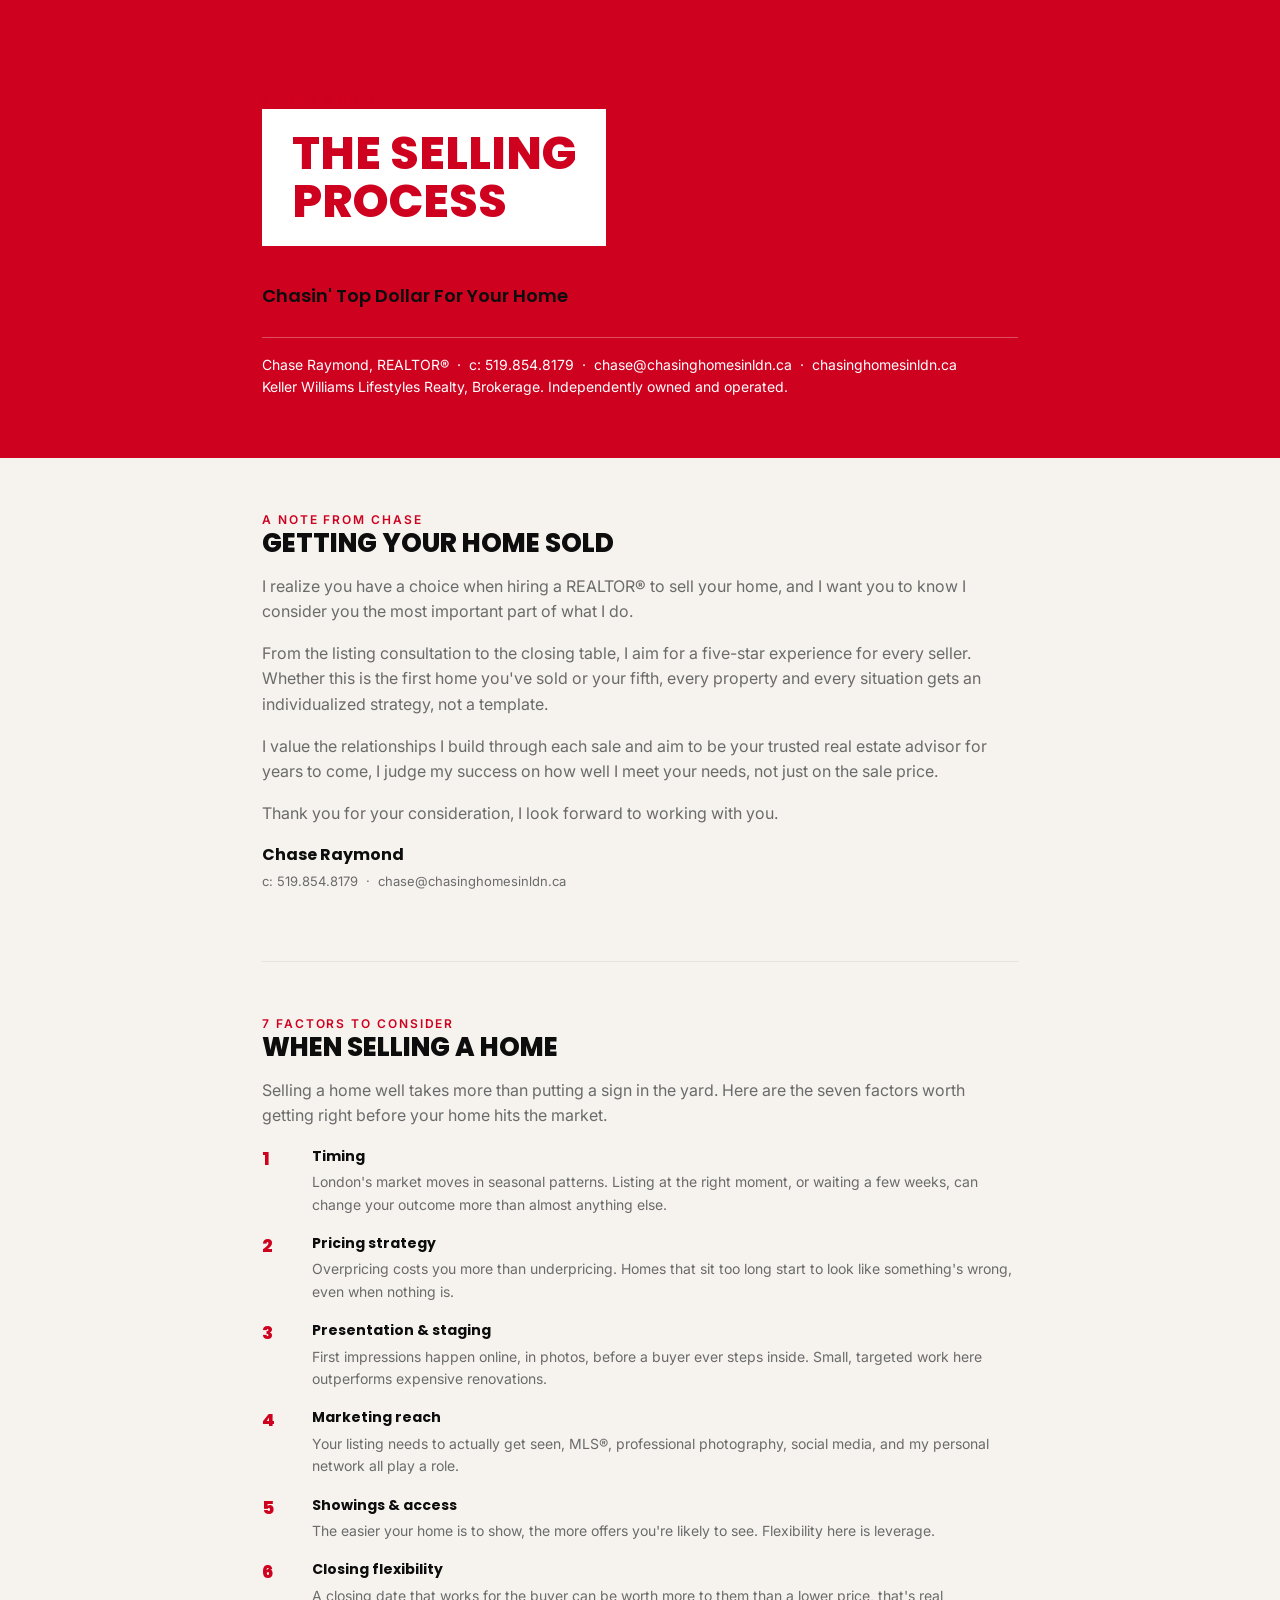
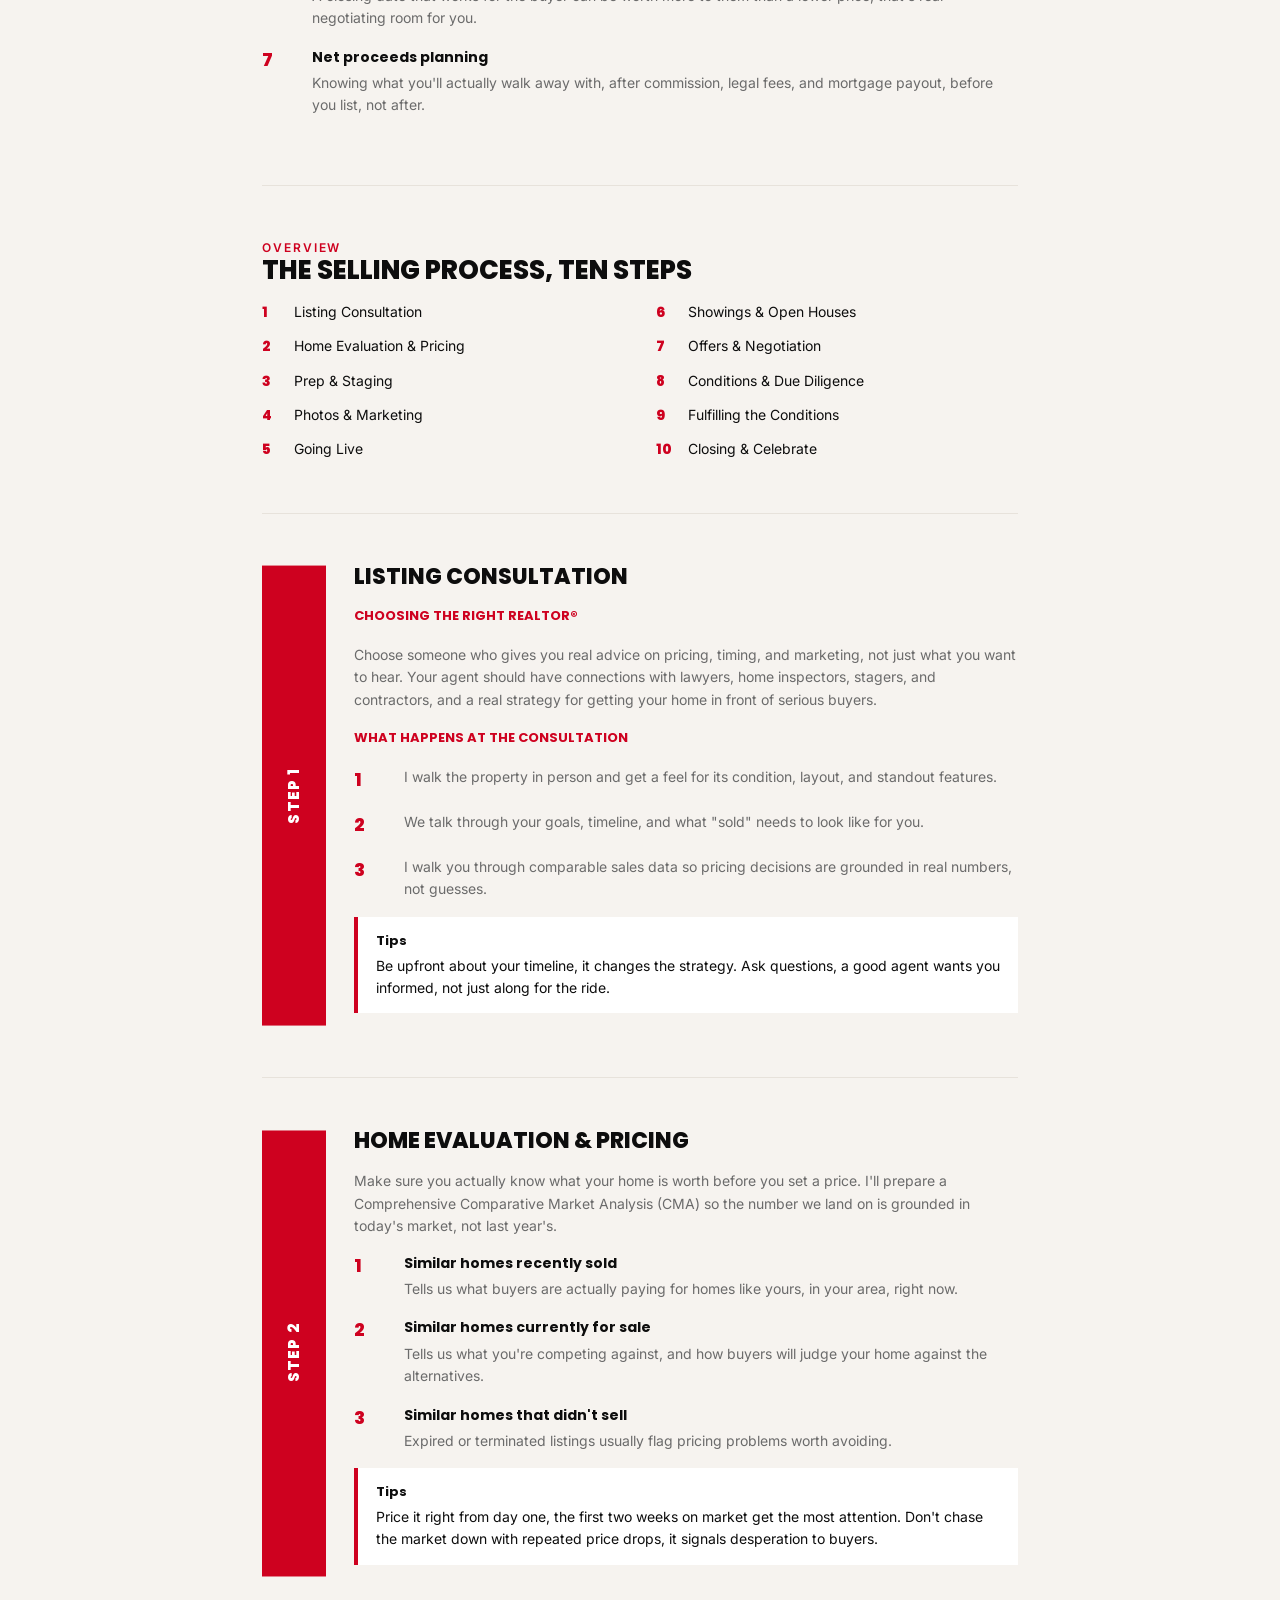
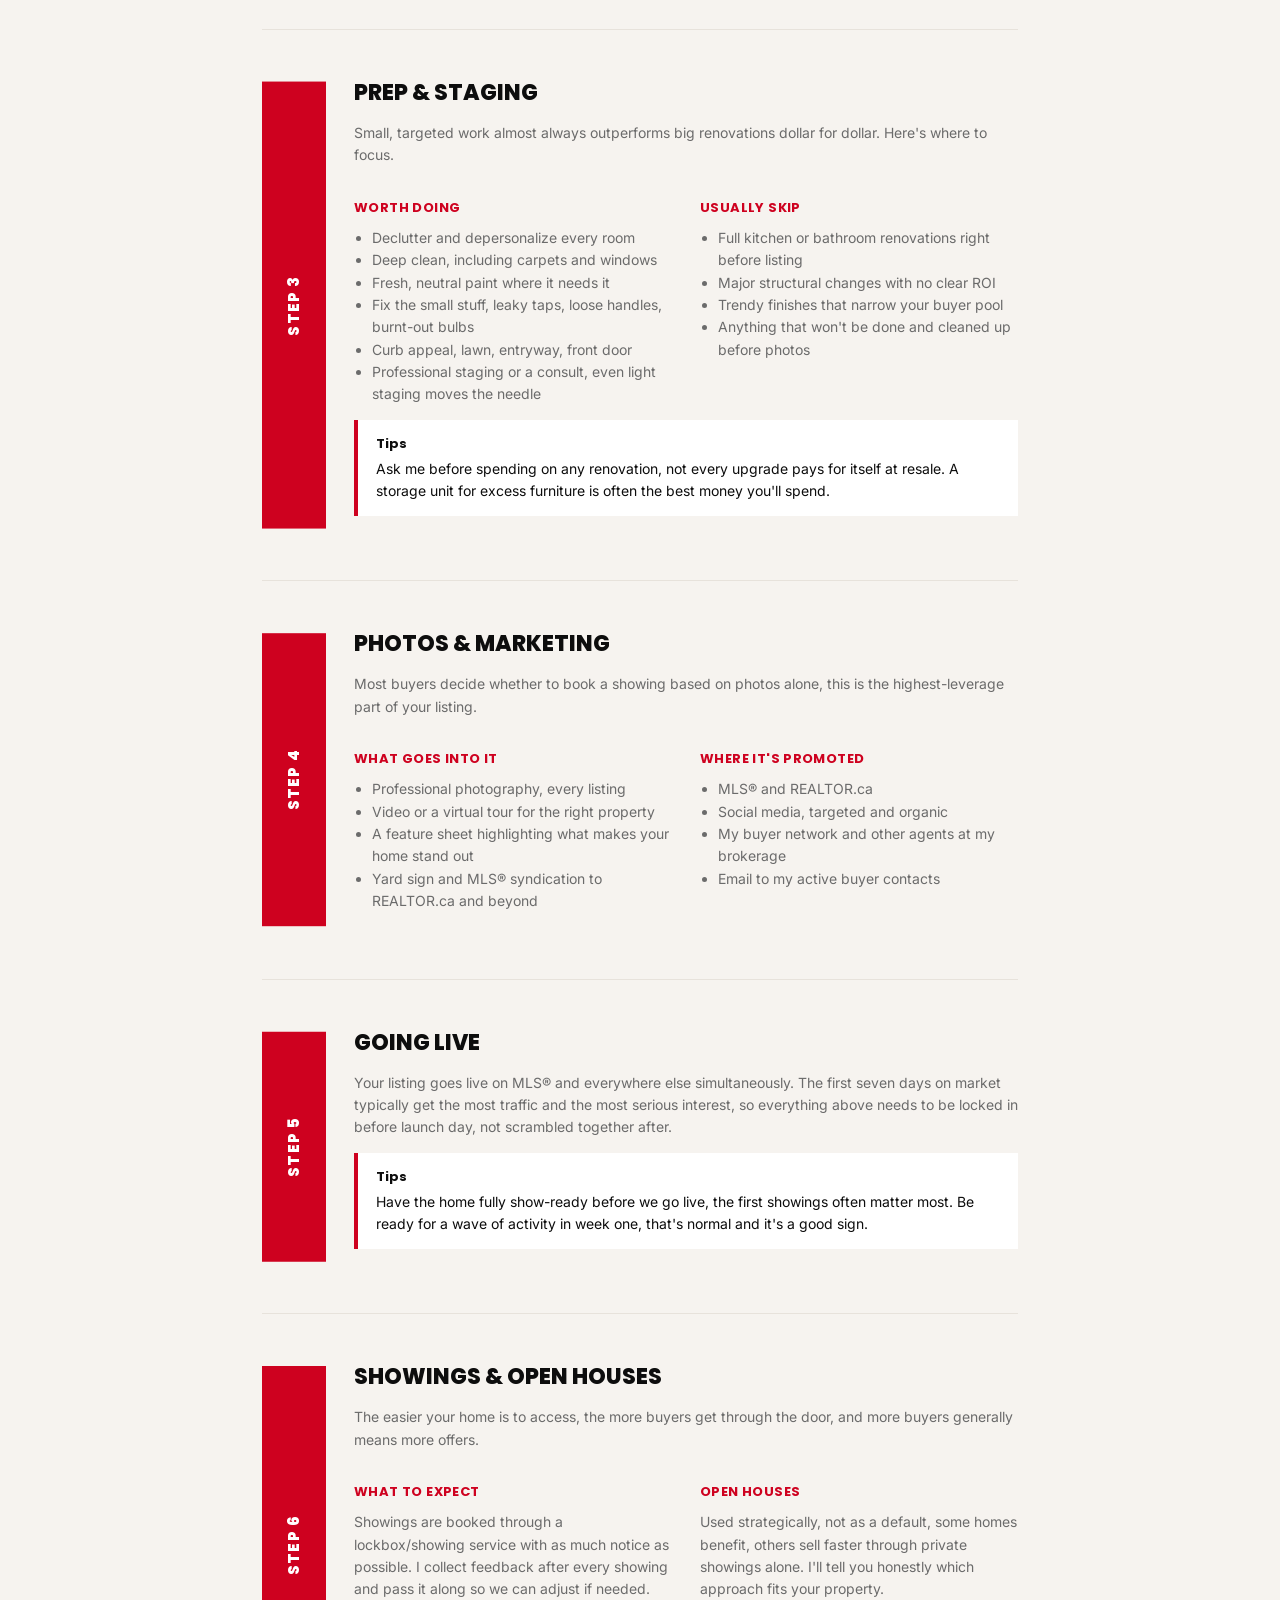
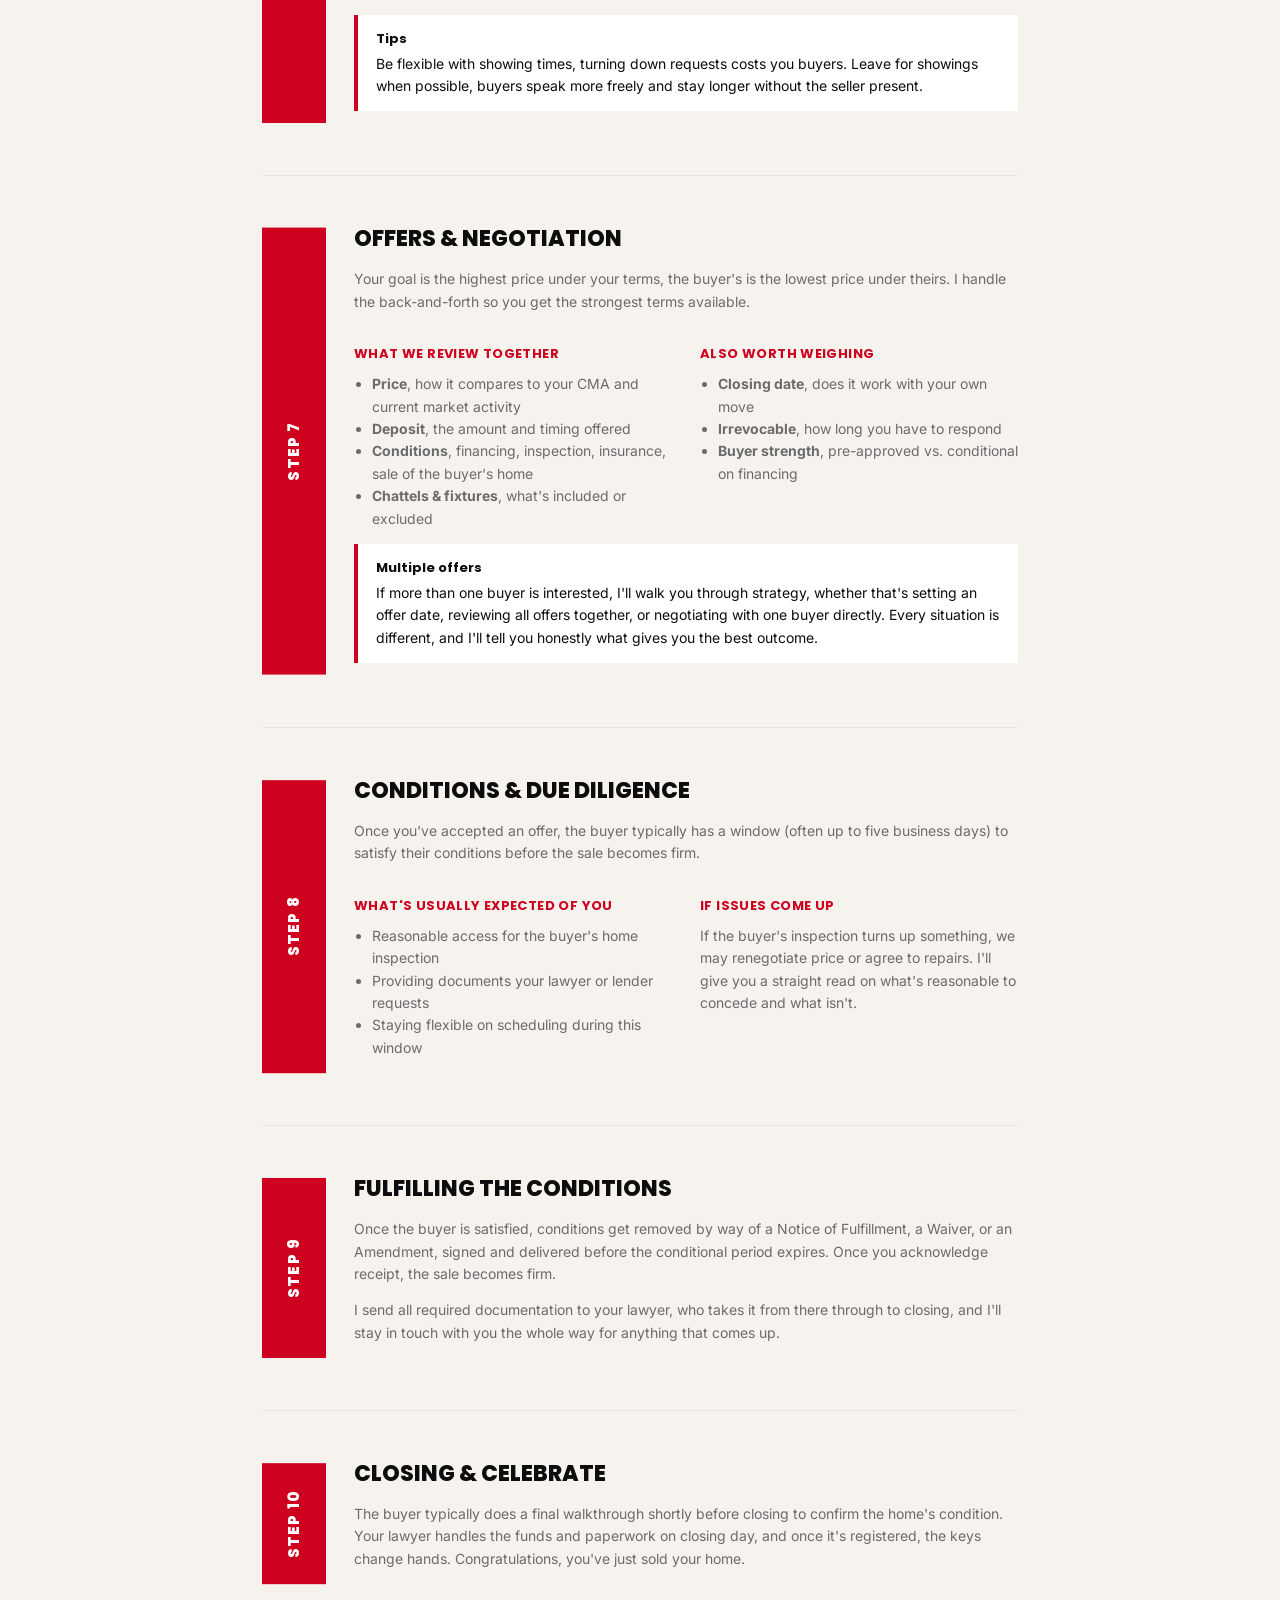
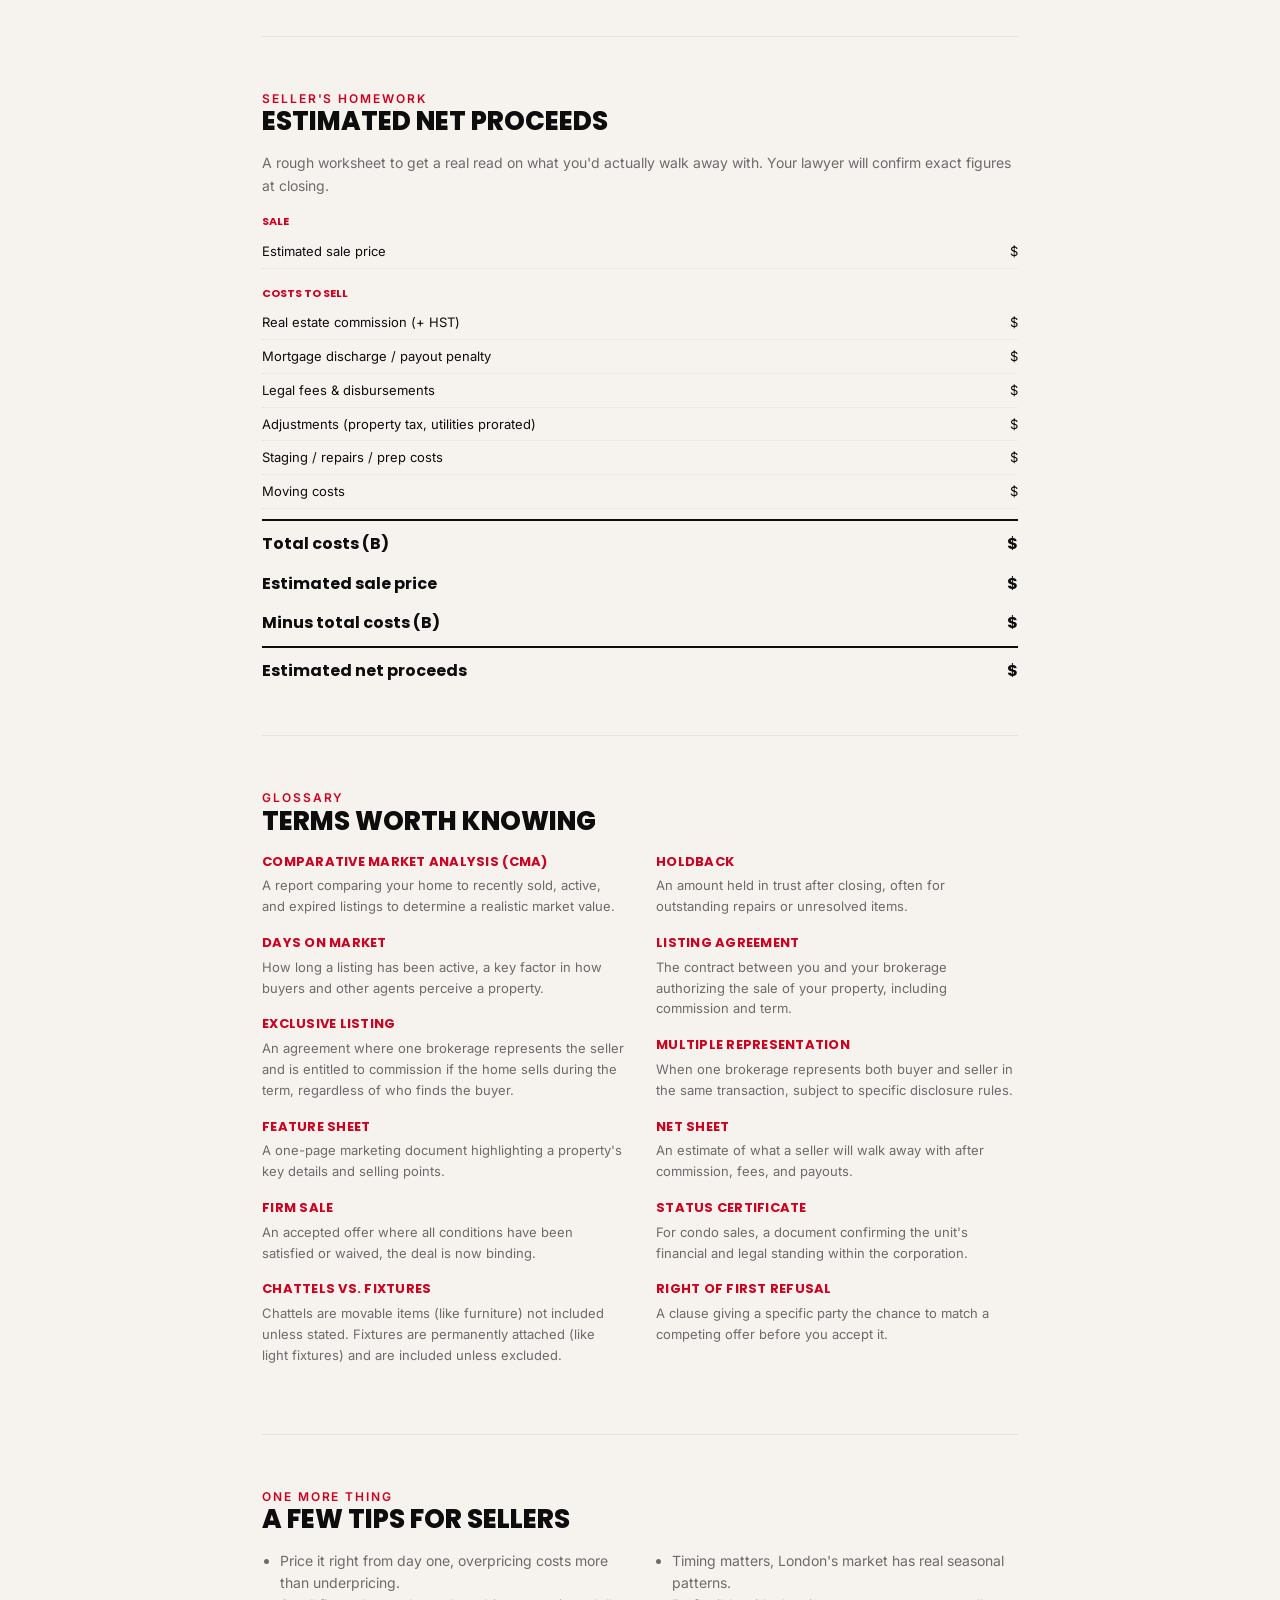
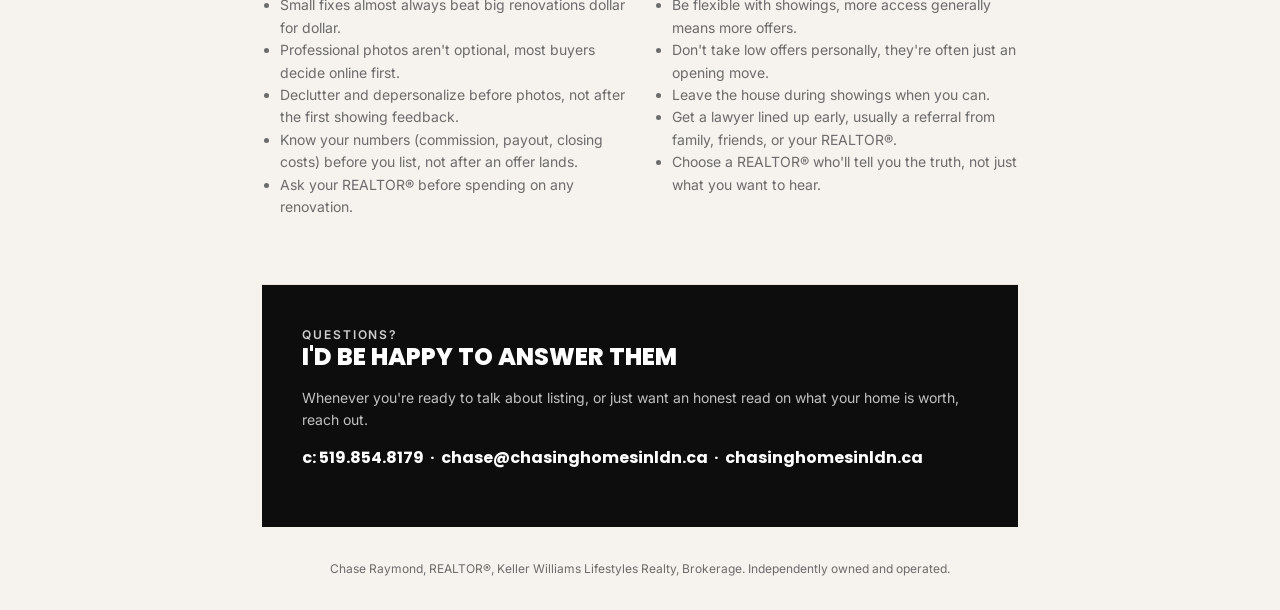
<file: assets/sellers-guide.html>
<!DOCTYPE html>
<html lang="en">
<head>
<meta charset="UTF-8">
<title>The Selling Process, Chase Raymond</title>
<meta name="viewport" content="width=device-width, initial-scale=1.0">
<link rel="preconnect" href="https://fonts.googleapis.com">
<link href="https://fonts.googleapis.com/css2?family=Poppins:wght@400;500;600;700;800&family=Inter:wght@400;500;600&display=swap" rel="stylesheet">
<style>
  :root{--red:#CE011F;--red-dark:#A50019;--black:#0D0D0D;--white:#FFFFFF;--offwhite:#F6F3EF;--grey:#6B6B6B;--line:#E7E2DB;}
  *{box-sizing:border-box;}
  body{margin:0;font-family:'Inter',sans-serif;color:var(--black);background:var(--offwhite);line-height:1.6;}
  h1,h2,h3,.headline{font-family:'Poppins',sans-serif;font-weight:800;text-transform:uppercase;margin:0;line-height:1;}
  .eyebrow{font-family:'Inter',sans-serif;font-weight:600;letter-spacing:0.16em;text-transform:uppercase;font-size:12px;color:var(--red);}
  .page{max-width:820px;margin:0 auto;padding:0 32px;}
  section{padding:52px 0;border-bottom:1px solid var(--line);}
  section:last-child{border-bottom:none;}
  h2{font-size:26px;margin-bottom:18px;}
  p{color:var(--black);}
  .muted{color:var(--grey);}

  .cover{background:var(--red);color:var(--white);padding:90px 0 60px;}
  .cover .panel{background:var(--white);color:var(--red);display:inline-block;padding:20px 30px;margin-bottom:22px;}
  .cover .panel h1{font-size:46px;line-height:1.05;}
  .cover .tagline{font-family:'Poppins',sans-serif;font-weight:600;font-size:18px;margin:14px 0 26px;}
  .cover .meta{font-size:14px;border-top:1px solid rgba(255,255,255,0.3);padding-top:16px;}

  .side-block{display:grid;grid-template-columns:64px 1fr;gap:28px;align-items:stretch;}
  .side-bar{background:var(--red);color:var(--white);writing-mode:vertical-rl;transform:rotate(180deg);
    font-family:'Poppins',sans-serif;font-weight:800;text-transform:uppercase;font-size:15px;letter-spacing:0.08em;
    display:flex;align-items:center;justify-content:center;padding:20px 0;}
  @media (max-width:600px){.side-block{grid-template-columns:1fr;}.side-bar{writing-mode:horizontal-tb;transform:none;padding:10px 16px;text-align:left;justify-content:flex-start;}}

  .step-overview{display:grid;grid-template-columns:1fr 1fr;gap:12px 32px;margin-top:12px;}
  .step-overview div{display:flex;gap:12px;align-items:baseline;font-size:14px;}
  .step-overview .n{font-family:'Poppins',sans-serif;font-weight:800;color:var(--red);min-width:20px;}
  @media (max-width:560px){.step-overview{grid-template-columns:1fr;}}

  .mini-step{display:grid;grid-template-columns:36px 1fr;gap:14px;margin-bottom:16px;}
  .mini-step .n{font-family:'Poppins',sans-serif;font-weight:800;color:var(--red);font-size:18px;}
  .mini-step h4{font-size:14px;font-family:'Poppins',sans-serif;font-weight:700;text-transform:none;margin:0 0 4px;}
  .mini-step p{margin:0;font-size:14px;color:var(--grey);}

  .cols2{display:grid;grid-template-columns:1fr 1fr;gap:28px;}
  @media (max-width:600px){.cols2{grid-template-columns:1fr;}}
  .cols2 h4{font-size:13px;font-family:'Poppins',sans-serif;font-weight:700;color:var(--red);text-transform:uppercase;letter-spacing:0.03em;margin-bottom:8px;}
  .cols2 p, .cols2 ul{font-size:14px;color:var(--grey);margin:0 0 14px;}
  .cols2 ul{padding-left:18px;}

  .tip{background:var(--white);border-left:4px solid var(--red);padding:14px 18px;margin-bottom:12px;font-size:14px;}
  .tip b{display:block;font-family:'Poppins',sans-serif;font-size:13px;margin-bottom:3px;}

  table{width:100%;border-collapse:collapse;font-size:13px;margin:14px 0;}
  th,td{text-align:left;padding:8px 10px;border-bottom:1px solid var(--line);}
  th{font-family:'Poppins',sans-serif;font-weight:700;background:var(--white);text-transform:uppercase;font-size:11px;letter-spacing:0.04em;color:var(--red);}

  .worksheet-row{display:flex;justify-content:space-between;border-bottom:1px dotted var(--line);padding:6px 0;font-size:13px;}
  .worksheet-cat{font-family:'Poppins',sans-serif;font-weight:700;font-size:11px;text-transform:uppercase;color:var(--red);margin:16px 0 4px;}
  .worksheet-total{display:flex;justify-content:space-between;border-top:2px solid var(--black);padding-top:10px;margin-top:10px;font-family:'Poppins',sans-serif;font-weight:700;}

  .glossary-term{margin-bottom:16px;}
  .glossary-term b{display:block;font-family:'Poppins',sans-serif;font-size:13px;color:var(--red);text-transform:uppercase;letter-spacing:0.02em;margin-bottom:3px;}
  .glossary-term p{margin:0;font-size:13px;color:var(--grey);}
  .glossary-grid{display:grid;grid-template-columns:1fr 1fr;gap:0 32px;}
  @media (max-width:600px){.glossary-grid{grid-template-columns:1fr;}}

  .cta{background:var(--black);color:var(--white);padding:40px;text-align:left;}
  .cta h2{color:var(--white);font-size:24px;}
  .cta p{color:rgba(255,255,255,0.75);font-size:14px;}
  .cta .contact-line{font-family:'Poppins',sans-serif;font-weight:700;font-size:16px;margin-top:14px;color:var(--white);}

  footer{padding:32px 0;text-align:center;font-size:12px;color:var(--grey);}
</style>
</head>
<body>

<div class="cover">
  <div class="page">
    <div class="eyebrow">Seller's Guide</div>
    <div class="panel"><h1>The Selling<br>Process</h1></div>
    <p class="tagline">Chasin' Top Dollar For Your Home</p>
    <div class="meta">Chase Raymond, REALTOR&reg; &nbsp;·&nbsp; c: 519.854.8179 &nbsp;·&nbsp; chase@chasinghomesinldn.ca &nbsp;·&nbsp; chasinghomesinldn.ca<br>Keller Williams Lifestyles Realty, Brokerage. Independently owned and operated.</div>
  </div>
</div>

<div class="page">

  <section>
    <div class="eyebrow">A Note From Chase</div>
    <h2>Getting your home sold</h2>
    <p class="muted">I realize you have a choice when hiring a REALTOR&reg; to sell your home, and I want you to know I consider you the most important part of what I do.</p>
    <p class="muted">From the listing consultation to the closing table, I aim for a five-star experience for every seller. Whether this is the first home you've sold or your fifth, every property and every situation gets an individualized strategy, not a template.</p>
    <p class="muted">I value the relationships I build through each sale and aim to be your trusted real estate advisor for years to come, I judge my success on how well I meet your needs, not just on the sale price.</p>
    <p class="muted">Thank you for your consideration, I look forward to working with you.</p>
    <p style="font-family:'Poppins',sans-serif;font-weight:700;">Chase Raymond<br><span style="font-family:'Inter',sans-serif;font-weight:400;font-size:13px;color:var(--grey);">c: 519.854.8179 &nbsp;·&nbsp; chase@chasinghomesinldn.ca</span></p>
  </section>

  <section>
    <div class="eyebrow">7 Factors To Consider</div>
    <h2>When selling a home</h2>
    <p class="muted">Selling a home well takes more than putting a sign in the yard. Here are the seven factors worth getting right before your home hits the market.</p>
    <div class="mini-step"><div class="n">1</div><div><h4>Timing</h4><p>London's market moves in seasonal patterns. Listing at the right moment, or waiting a few weeks, can change your outcome more than almost anything else.</p></div></div>
    <div class="mini-step"><div class="n">2</div><div><h4>Pricing strategy</h4><p>Overpricing costs you more than underpricing. Homes that sit too long start to look like something's wrong, even when nothing is.</p></div></div>
    <div class="mini-step"><div class="n">3</div><div><h4>Presentation & staging</h4><p>First impressions happen online, in photos, before a buyer ever steps inside. Small, targeted work here outperforms expensive renovations.</p></div></div>
    <div class="mini-step"><div class="n">4</div><div><h4>Marketing reach</h4><p>Your listing needs to actually get seen, MLS&reg;, professional photography, social media, and my personal network all play a role.</p></div></div>
    <div class="mini-step"><div class="n">5</div><div><h4>Showings & access</h4><p>The easier your home is to show, the more offers you're likely to see. Flexibility here is leverage.</p></div></div>
    <div class="mini-step"><div class="n">6</div><div><h4>Closing flexibility</h4><p>A closing date that works for the buyer can be worth more to them than a lower price, that's real negotiating room for you.</p></div></div>
    <div class="mini-step"><div class="n">7</div><div><h4>Net proceeds planning</h4><p>Knowing what you'll actually walk away with, after commission, legal fees, and mortgage payout, before you list, not after.</p></div></div>
  </section>

  <section>
    <div class="eyebrow">Overview</div>
    <h2>The selling process, ten steps</h2>
    <div class="step-overview">
      <div><span class="n">1</span> Listing Consultation</div>
      <div><span class="n">6</span> Showings & Open Houses</div>
      <div><span class="n">2</span> Home Evaluation & Pricing</div>
      <div><span class="n">7</span> Offers & Negotiation</div>
      <div><span class="n">3</span> Prep & Staging</div>
      <div><span class="n">8</span> Conditions & Due Diligence</div>
      <div><span class="n">4</span> Photos & Marketing</div>
      <div><span class="n">9</span> Fulfilling the Conditions</div>
      <div><span class="n">5</span> Going Live</div>
      <div><span class="n">10</span> Closing & Celebrate</div>
    </div>
  </section>

  <section class="side-block">
    <div class="side-bar">Step 1</div>
    <div>
      <h2 style="font-size:22px;">Listing Consultation</h2>
      <h4 style="font-size:13px;font-family:'Poppins',sans-serif;font-weight:700;color:var(--red);text-transform:uppercase;">Choosing the right REALTOR&reg;</h4>
      <p class="muted" style="font-size:14px;">Choose someone who gives you real advice on pricing, timing, and marketing, not just what you want to hear. Your agent should have connections with lawyers, home inspectors, stagers, and contractors, and a real strategy for getting your home in front of serious buyers.</p>
      <h4 style="font-size:13px;font-family:'Poppins',sans-serif;font-weight:700;color:var(--red);text-transform:uppercase;">What happens at the consultation</h4>
      <div class="mini-step"><div class="n">1</div><div><p>I walk the property in person and get a feel for its condition, layout, and standout features.</p></div></div>
      <div class="mini-step"><div class="n">2</div><div><p>We talk through your goals, timeline, and what "sold" needs to look like for you.</p></div></div>
      <div class="mini-step"><div class="n">3</div><div><p>I walk you through comparable sales data so pricing decisions are grounded in real numbers, not guesses.</p></div></div>
      <div class="tip"><b>Tips</b>Be upfront about your timeline, it changes the strategy. Ask questions, a good agent wants you informed, not just along for the ride.</div>
    </div>
  </section>

  <section class="side-block">
    <div class="side-bar">Step 2</div>
    <div>
      <h2 style="font-size:22px;">Home Evaluation & Pricing</h2>
      <p class="muted" style="font-size:14px;">Make sure you actually know what your home is worth before you set a price. I'll prepare a Comprehensive Comparative Market Analysis (CMA) so the number we land on is grounded in today's market, not last year's.</p>
      <div class="mini-step"><div class="n">1</div><div><h4>Similar homes recently sold</h4><p>Tells us what buyers are actually paying for homes like yours, in your area, right now.</p></div></div>
      <div class="mini-step"><div class="n">2</div><div><h4>Similar homes currently for sale</h4><p>Tells us what you're competing against, and how buyers will judge your home against the alternatives.</p></div></div>
      <div class="mini-step"><div class="n">3</div><div><h4>Similar homes that didn't sell</h4><p>Expired or terminated listings usually flag pricing problems worth avoiding.</p></div></div>
      <div class="tip"><b>Tips</b>Price it right from day one, the first two weeks on market get the most attention. Don't chase the market down with repeated price drops, it signals desperation to buyers.</div>
    </div>
  </section>

  <section class="side-block">
    <div class="side-bar">Step 3</div>
    <div>
      <h2 style="font-size:22px;">Prep & Staging</h2>
      <p class="muted" style="font-size:14px;">Small, targeted work almost always outperforms big renovations dollar for dollar. Here's where to focus.</p>
      <div class="cols2">
        <div>
          <h4>Worth doing</h4>
          <ul>
            <li>Declutter and depersonalize every room</li>
            <li>Deep clean, including carpets and windows</li>
            <li>Fresh, neutral paint where it needs it</li>
            <li>Fix the small stuff, leaky taps, loose handles, burnt-out bulbs</li>
            <li>Curb appeal, lawn, entryway, front door</li>
            <li>Professional staging or a consult, even light staging moves the needle</li>
          </ul>
        </div>
        <div>
          <h4>Usually skip</h4>
          <ul>
            <li>Full kitchen or bathroom renovations right before listing</li>
            <li>Major structural changes with no clear ROI</li>
            <li>Trendy finishes that narrow your buyer pool</li>
            <li>Anything that won't be done and cleaned up before photos</li>
          </ul>
        </div>
      </div>
      <div class="tip"><b>Tips</b>Ask me before spending on any renovation, not every upgrade pays for itself at resale. A storage unit for excess furniture is often the best money you'll spend.</div>
    </div>
  </section>

  <section class="side-block">
    <div class="side-bar">Step 4</div>
    <div>
      <h2 style="font-size:22px;">Photos & Marketing</h2>
      <p class="muted" style="font-size:14px;">Most buyers decide whether to book a showing based on photos alone, this is the highest-leverage part of your listing.</p>
      <div class="cols2">
        <div>
          <h4>What goes into it</h4>
          <ul>
            <li>Professional photography, every listing</li>
            <li>Video or a virtual tour for the right property</li>
            <li>A feature sheet highlighting what makes your home stand out</li>
            <li>Yard sign and MLS&reg; syndication to REALTOR.ca and beyond</li>
          </ul>
        </div>
        <div>
          <h4>Where it's promoted</h4>
          <ul>
            <li>MLS&reg; and REALTOR.ca</li>
            <li>Social media, targeted and organic</li>
            <li>My buyer network and other agents at my brokerage</li>
            <li>Email to my active buyer contacts</li>
          </ul>
        </div>
      </div>
    </div>
  </section>

  <section class="side-block">
    <div class="side-bar">Step 5</div>
    <div>
      <h2 style="font-size:22px;">Going Live</h2>
      <p class="muted" style="font-size:14px;">Your listing goes live on MLS&reg; and everywhere else simultaneously. The first seven days on market typically get the most traffic and the most serious interest, so everything above needs to be locked in before launch day, not scrambled together after.</p>
      <div class="tip"><b>Tips</b>Have the home fully show-ready before we go live, the first showings often matter most. Be ready for a wave of activity in week one, that's normal and it's a good sign.</div>
    </div>
  </section>

  <section class="side-block">
    <div class="side-bar">Step 6</div>
    <div>
      <h2 style="font-size:22px;">Showings & Open Houses</h2>
      <p class="muted" style="font-size:14px;">The easier your home is to access, the more buyers get through the door, and more buyers generally means more offers.</p>
      <div class="cols2">
        <div>
          <h4>What to expect</h4>
          <p>Showings are booked through a lockbox/showing service with as much notice as possible. I collect feedback after every showing and pass it along so we can adjust if needed.</p>
        </div>
        <div>
          <h4>Open houses</h4>
          <p>Used strategically, not as a default, some homes benefit, others sell faster through private showings alone. I'll tell you honestly which approach fits your property.</p>
        </div>
      </div>
      <div class="tip"><b>Tips</b>Be flexible with showing times, turning down requests costs you buyers. Leave for showings when possible, buyers speak more freely and stay longer without the seller present.</div>
    </div>
  </section>

  <section class="side-block">
    <div class="side-bar">Step 7</div>
    <div>
      <h2 style="font-size:22px;">Offers & Negotiation</h2>
      <p class="muted" style="font-size:14px;">Your goal is the highest price under your terms, the buyer's is the lowest price under theirs. I handle the back-and-forth so you get the strongest terms available.</p>
      <div class="cols2">
        <div>
          <h4>What we review together</h4>
          <ul>
            <li><b>Price</b>, how it compares to your CMA and current market activity</li>
            <li><b>Deposit</b>, the amount and timing offered</li>
            <li><b>Conditions</b>, financing, inspection, insurance, sale of the buyer's home</li>
            <li><b>Chattels & fixtures</b>, what's included or excluded</li>
          </ul>
        </div>
        <div>
          <h4>Also worth weighing</h4>
          <ul>
            <li><b>Closing date</b>, does it work with your own move</li>
            <li><b>Irrevocable</b>, how long you have to respond</li>
            <li><b>Buyer strength</b>, pre-approved vs. conditional on financing</li>
          </ul>
        </div>
      </div>
      <div class="tip"><b>Multiple offers</b>If more than one buyer is interested, I'll walk you through strategy, whether that's setting an offer date, reviewing all offers together, or negotiating with one buyer directly. Every situation is different, and I'll tell you honestly what gives you the best outcome.</div>
    </div>
  </section>

  <section class="side-block">
    <div class="side-bar">Step 8</div>
    <div>
      <h2 style="font-size:22px;">Conditions & Due Diligence</h2>
      <p class="muted" style="font-size:14px;">Once you've accepted an offer, the buyer typically has a window (often up to five business days) to satisfy their conditions before the sale becomes firm.</p>
      <div class="cols2">
        <div>
          <h4>What's usually expected of you</h4>
          <ul>
            <li>Reasonable access for the buyer's home inspection</li>
            <li>Providing documents your lawyer or lender requests</li>
            <li>Staying flexible on scheduling during this window</li>
          </ul>
        </div>
        <div>
          <h4>If issues come up</h4>
          <p>If the buyer's inspection turns up something, we may renegotiate price or agree to repairs. I'll give you a straight read on what's reasonable to concede and what isn't.</p>
        </div>
      </div>
    </div>
  </section>

  <section class="side-block">
    <div class="side-bar">Step 9</div>
    <div>
      <h2 style="font-size:22px;">Fulfilling the Conditions</h2>
      <p class="muted" style="font-size:14px;">Once the buyer is satisfied, conditions get removed by way of a Notice of Fulfillment, a Waiver, or an Amendment, signed and delivered before the conditional period expires. Once you acknowledge receipt, the sale becomes firm.</p>
      <p class="muted" style="font-size:14px;">I send all required documentation to your lawyer, who takes it from there through to closing, and I'll stay in touch with you the whole way for anything that comes up.</p>
    </div>
  </section>

  <section class="side-block">
    <div class="side-bar">Step 10</div>
    <div>
      <h2 style="font-size:22px;">Closing & Celebrate</h2>
      <p class="muted" style="font-size:14px;">The buyer typically does a final walkthrough shortly before closing to confirm the home's condition. Your lawyer handles the funds and paperwork on closing day, and once it's registered, the keys change hands. Congratulations, you've just sold your home.</p>
    </div>
  </section>

  <section>
    <div class="eyebrow">Seller's Homework</div>
    <h2>Estimated net proceeds</h2>
    <p class="muted" style="font-size:14px;">A rough worksheet to get a real read on what you'd actually walk away with. Your lawyer will confirm exact figures at closing.</p>

    <div class="worksheet-cat">Sale</div>
    <div class="worksheet-row"><span>Estimated sale price</span><span>$</span></div>
    <div class="worksheet-cat">Costs to sell</div>
    <div class="worksheet-row"><span>Real estate commission (+ HST)</span><span>$</span></div>
    <div class="worksheet-row"><span>Mortgage discharge / payout penalty</span><span>$</span></div>
    <div class="worksheet-row"><span>Legal fees & disbursements</span><span>$</span></div>
    <div class="worksheet-row"><span>Adjustments (property tax, utilities prorated)</span><span>$</span></div>
    <div class="worksheet-row"><span>Staging / repairs / prep costs</span><span>$</span></div>
    <div class="worksheet-row"><span>Moving costs</span><span>$</span></div>
    <div class="worksheet-total"><span>Total costs (B)</span><span>$</span></div>
    <div class="worksheet-total" style="border-top:none;margin-top:4px;"><span>Estimated sale price</span><span>$</span></div>
    <div class="worksheet-total" style="border-top:none;margin-top:4px;"><span>Minus total costs (B)</span><span>$</span></div>
    <div class="worksheet-total"><span>Estimated net proceeds</span><span>$</span></div>
  </section>

  <section>
    <div class="eyebrow">Glossary</div>
    <h2>Terms worth knowing</h2>
    <div class="glossary-grid">
      <div>
        <div class="glossary-term"><b>Comparative Market Analysis (CMA)</b><p>A report comparing your home to recently sold, active, and expired listings to determine a realistic market value.</p></div>
        <div class="glossary-term"><b>Days on market</b><p>How long a listing has been active, a key factor in how buyers and other agents perceive a property.</p></div>
        <div class="glossary-term"><b>Exclusive listing</b><p>An agreement where one brokerage represents the seller and is entitled to commission if the home sells during the term, regardless of who finds the buyer.</p></div>
        <div class="glossary-term"><b>Feature sheet</b><p>A one-page marketing document highlighting a property's key details and selling points.</p></div>
        <div class="glossary-term"><b>Firm sale</b><p>An accepted offer where all conditions have been satisfied or waived, the deal is now binding.</p></div>
        <div class="glossary-term"><b>Chattels vs. fixtures</b><p>Chattels are movable items (like furniture) not included unless stated. Fixtures are permanently attached (like light fixtures) and are included unless excluded.</p></div>
      </div>
      <div>
        <div class="glossary-term"><b>Holdback</b><p>An amount held in trust after closing, often for outstanding repairs or unresolved items.</p></div>
        <div class="glossary-term"><b>Listing agreement</b><p>The contract between you and your brokerage authorizing the sale of your property, including commission and term.</p></div>
        <div class="glossary-term"><b>Multiple representation</b><p>When one brokerage represents both buyer and seller in the same transaction, subject to specific disclosure rules.</p></div>
        <div class="glossary-term"><b>Net sheet</b><p>An estimate of what a seller will walk away with after commission, fees, and payouts.</p></div>
        <div class="glossary-term"><b>Status certificate</b><p>For condo sales, a document confirming the unit's financial and legal standing within the corporation.</p></div>
        <div class="glossary-term"><b>Right of first refusal</b><p>A clause giving a specific party the chance to match a competing offer before you accept it.</p></div>
      </div>
    </div>
  </section>

  <section>
    <div class="eyebrow">One More Thing</div>
    <h2>A few tips for sellers</h2>
    <div class="cols2">
      <ul>
        <li>Price it right from day one, overpricing costs more than underpricing.</li>
        <li>Small fixes almost always beat big renovations dollar for dollar.</li>
        <li>Professional photos aren't optional, most buyers decide online first.</li>
        <li>Declutter and depersonalize before photos, not after the first showing feedback.</li>
        <li>Know your numbers (commission, payout, closing costs) before you list, not after an offer lands.</li>
        <li>Ask your REALTOR&reg; before spending on any renovation.</li>
      </ul>
      <ul>
        <li>Timing matters, London's market has real seasonal patterns.</li>
        <li>Be flexible with showings, more access generally means more offers.</li>
        <li>Don't take low offers personally, they're often just an opening move.</li>
        <li>Leave the house during showings when you can.</li>
        <li>Get a lawyer lined up early, usually a referral from family, friends, or your REALTOR&reg;.</li>
        <li>Choose a REALTOR&reg; who'll tell you the truth, not just what you want to hear.</li>
      </ul>
    </div>
  </section>

  <div class="cta">
    <div class="eyebrow" style="color:#fff;opacity:0.8;">Questions?</div>
    <h2>I'd be happy to answer them</h2>
    <p>Whenever you're ready to talk about listing, or just want an honest read on what your home is worth, reach out.</p>
    <p class="contact-line">c: 519.854.8179 &nbsp;·&nbsp; chase@chasinghomesinldn.ca &nbsp;·&nbsp; chasinghomesinldn.ca</p>
  </div>

</div>

<footer>Chase Raymond, REALTOR&reg;, Keller Williams Lifestyles Realty, Brokerage. Independently owned and operated.</footer>

</body>
</html>
</file>
<file: css/style.css>
/* ============================================
   Chase Raymond, Brand System Stylesheet
   Built from Brand Guidelines v1.0
   ============================================ */

:root{
  --red:#CE011F;
  --red-dark:#A50019;
  --black:#0D0D0D;
  --white:#FFFFFF;
  --offwhite:#F6F3EF;
  --grey:#6B6B6B;
  --line:#E7E2DB;
  --maxw:1180px;
}

*{box-sizing:border-box;}
html{scroll-behavior:smooth;}
body{
  margin:0;
  font-family:'Inter',sans-serif;
  color:var(--black);
  background:var(--offwhite);
  line-height:1.55;
}
img{max-width:100%;display:block;}
a{color:inherit;text-decoration:none;}

h1,h2,h3,.headline{
  font-family:'Poppins',sans-serif;
  font-weight:800;
  text-transform:uppercase;
  margin:0;
  line-height:1;
  letter-spacing:-0.01em;
}

.eyebrow{
  font-family:'Inter',sans-serif;
  font-weight:600;
  letter-spacing:0.18em;
  text-transform:uppercase;
  font-size:13px;
  color:var(--red);
}

.wrap{max-width:var(--maxw);margin:0 auto;padding:0 32px;}

/* ---------- Buttons ---------- */
.btn{
  display:inline-block;
  font-family:'Poppins',sans-serif;
  font-weight:700;
  text-transform:uppercase;
  letter-spacing:0.03em;
  font-size:14px;
  padding:14px 28px;
  border:2px solid transparent;
  cursor:pointer;
}
.btn-primary{background:var(--red);color:var(--white);}
.btn-primary:hover{background:var(--red-dark);}
.btn-outline{background:transparent;color:var(--white);border-color:var(--white);}
.btn-outline:hover{background:var(--white);color:var(--red);}
.btn-dark{background:var(--black);color:var(--white);}

/* ---------- Header / Nav ---------- */
header.site-header{
  background:var(--white);
  border-bottom:1px solid var(--line);
  position:sticky;
  top:0;
  z-index:50;
}
.nav-inner{
  display:flex;
  align-items:center;
  justify-content:space-between;
  padding:16px 32px;
  max-width:var(--maxw);
  margin:0 auto;
  gap:16px;
}
.nav-brand{display:flex;align-items:center;gap:14px;}
.nav-brand img{height:36px;width:auto;}
.nav-brand .name{
  font-family:'Poppins',sans-serif;
  font-weight:800;
  text-transform:uppercase;
  font-size:16px;
  color:var(--black);
  line-height:1.1;
}
.nav-brand .name span{display:block;font-family:'Inter',sans-serif;font-weight:600;font-size:10px;letter-spacing:0.14em;color:var(--red);text-transform:uppercase;}
nav.nav-links{display:flex;gap:32px;}
nav.nav-links a{
  font-family:'Poppins',sans-serif;
  font-weight:600;
  font-size:13px;
  text-transform:uppercase;
  letter-spacing:0.04em;
  color:var(--black);
  padding-bottom:4px;
  border-bottom:2px solid transparent;
}
nav.nav-links a:hover, nav.nav-links a.active{border-bottom-color:var(--red);color:var(--red);}
.nav-cta{display:flex;align-items:center;gap:18px;flex-shrink:0;}
.nav-phone{
  font-family:'Poppins',sans-serif;
  font-weight:700;
  font-size:14px;
  white-space:nowrap;
  padding-bottom:4px;
  border-bottom:2px solid transparent;
  line-height:1.3;
}
.nav-phone:hover{border-bottom-color:var(--red);color:var(--red);}
.menu-toggle{display:none;background:none;border:none;font-size:26px;cursor:pointer;}

@media (max-width:1180px){
  nav.nav-links{gap:16px;}
  nav.nav-links a{font-size:12px;}
  .nav-cta{gap:12px;}
  .nav-brand .name{font-size:14px;}
}

@media (max-width:1040px){
  .nav-phone{display:none;}
}

@media (max-width:940px){
  nav.nav-links{
    position:absolute;top:100%;left:0;right:0;
    background:var(--white);
    flex-direction:column;
    padding:20px 32px;
    border-bottom:1px solid var(--line);
    display:none;
    gap:18px;
  }
  nav.nav-links.open{display:flex;}
  .menu-toggle{display:block;}
}

/* ---------- Hero / Offset Block ---------- */
.hero{
  background:var(--red);
  color:var(--white);
  padding:90px 0 100px;
  position:relative;
  overflow:hidden;
}
.hero .wrap{position:relative;z-index:2;}
.hero .panel{
  background:var(--white);
  color:var(--red);
  display:inline-block;
  padding:22px 34px;
  margin-bottom:26px;
}
.hero .panel h1{font-size:54px;line-height:0.98;}
.hero .eyebrow{color:var(--white);opacity:0.9;}
.hero p.sub{
  font-size:18px;
  max-width:520px;
  margin:20px 0 32px;
  color:rgba(255,255,255,0.92);
}
.hero .actions{display:flex;gap:16px;flex-wrap:wrap;}

@media (max-width:640px){
  .hero .panel h1{font-size:38px;}
}

.hero-photo{
  background:
    linear-gradient(180deg, rgba(13,13,13,0.5), rgba(13,13,13,0.72)),
    url('../assets/London%20Skyline.jpg') center/cover no-repeat;
}

/* ---------- Section shell ---------- */
section{padding:80px 0;}
section.alt{background:var(--white);}
.section-head{margin-bottom:40px;max-width:640px;}
.section-head h2{font-size:32px;margin-top:8px;}
.section-head p{color:var(--grey);font-size:15px;margin-top:10px;}

/* ---------- Listing Cards ---------- */
.listing-grid{
  display:grid;
  grid-template-columns:repeat(auto-fit,minmax(300px,1fr));
  gap:28px;
}
.listing-card{
  background:var(--white);
  border:1px solid var(--line);
  overflow:hidden;
}
.listing-card .photo{
  height:200px;
  background:linear-gradient(135deg,var(--red),var(--red-dark));
  display:flex;
  align-items:center;
  justify-content:center;
  color:rgba(255,255,255,0.7);
  font-family:'Poppins',sans-serif;
  font-size:12px;
  text-transform:uppercase;
  letter-spacing:0.1em;
  position:relative;
}
.listing-card .photo img{width:100%;height:100%;object-fit:cover;display:block;}
.listing-card .photo-placeholder{display:flex;align-items:center;justify-content:center;width:100%;height:100%;font-size:12px;text-transform:uppercase;letter-spacing:.08em;color:var(--grey);}
.listing-card .listing-footer{display:flex;align-items:flex-end;justify-content:space-between;gap:16px;margin-top:16px;}
.listing-card .listing-footer .cta{margin-top:0;}
.listing-card .realtor-powered{display:inline-flex;margin-left:auto;}
.listing-card .realtor-powered img{display:block;width:100px;height:auto;}
.listing-card .tag{
  position:absolute;top:14px;left:14px;
  background:var(--white);color:var(--red);
  font-family:'Poppins',sans-serif;font-weight:800;font-size:11px;
  text-transform:uppercase;letter-spacing:0.05em;
  padding:6px 12px;
}
.listing-card .body{padding:20px;}
.listing-card .price{font-family:'Poppins',sans-serif;font-weight:800;font-size:22px;color:var(--red);}
.listing-card .addr{font-size:14px;color:var(--black);margin-top:4px;}
.listing-card .meta{font-size:13px;color:var(--grey);margin-top:10px;display:flex;gap:14px;}
.listing-card .cta{margin-top:16px;}
.listing-card .cta a{font-family:'Poppins',sans-serif;font-weight:700;font-size:12px;text-transform:uppercase;color:var(--red);border-bottom:1px solid var(--red);}

.listings-notice{
  background:var(--offwhite);
  border:1px dashed var(--grey);
  padding:16px 20px;
  font-size:13px;
  color:var(--grey);
  margin-bottom:32px;
}
.listings-notice b{color:var(--black);}

/* ---------- About / split ---------- */
.split{display:grid;grid-template-columns:1fr 1fr;gap:56px;align-items:center;}
@media (max-width:860px){.split{grid-template-columns:1fr;}}
.photo-block{
  background:var(--red);
  aspect-ratio:4/5;
  display:flex;
  align-items:center;
  justify-content:center;
  color:rgba(255,255,255,0.75);
  font-family:'Poppins',sans-serif;
  text-transform:uppercase;
  font-size:13px;
  letter-spacing:0.1em;
  text-align:center;
  padding:20px;
}
img.photo-block{
  object-fit:cover;
  padding:0;
}

/* ---------- Stats strip ---------- */
.stats{
  background:var(--black);
  color:var(--white);
  padding:48px 0;
}
.stats .wrap{display:grid;grid-template-columns:repeat(4,1fr);gap:24px;text-align:center;}
.stats .num{font-family:'Poppins',sans-serif;font-weight:800;font-size:36px;color:var(--red);}
.stats .label{font-size:12px;text-transform:uppercase;letter-spacing:0.08em;color:rgba(255,255,255,0.75);margin-top:6px;}
@media (max-width:640px){.stats .wrap{grid-template-columns:repeat(2,1fr);}}

/* ---------- Voice / quote block ---------- */
.quote-block{
  background:var(--red);
  color:var(--white);
  padding:64px 0;
  text-align:left;
}
.quote-block .panel{
  background:var(--white);color:var(--red);
  display:inline-block;padding:18px 28px;margin-bottom:20px;
}
.quote-block .panel h2{font-size:28px;}
.quote-block p{max-width:640px;font-size:16px;color:rgba(255,255,255,0.92);}

/* ---------- Homepage CTA split ---------- */
.cta-split{background:var(--red);padding:70px 0;}
.cta-split h2{
  color:var(--white);font-family:'Poppins',sans-serif;font-weight:800;
  text-transform:uppercase;font-size:30px;margin:6px 0 36px;
}
.cta-split-grid{display:grid;grid-template-columns:repeat(3,1fr);gap:20px;}
.cta-card{
  background:var(--white);color:var(--black);padding:28px;
  display:flex;flex-direction:column;gap:10px;text-decoration:none;
  transition:transform 0.2s ease, box-shadow 0.2s ease;
}
.cta-card:hover{transform:translateY(-4px);box-shadow:0 14px 26px rgba(0,0,0,0.28);}
.cta-card h3{
  font-family:'Poppins',sans-serif;font-weight:800;text-transform:uppercase;
  font-size:18px;color:var(--red);
}
.cta-card p{font-size:14px;color:var(--grey);flex:1;line-height:1.5;}
.cta-card-link{
  font-family:'Poppins',sans-serif;font-weight:700;font-size:12px;
  text-transform:uppercase;letter-spacing:0.04em;color:var(--black);
}
@media (max-width:820px){.cta-split-grid{grid-template-columns:1fr;}}

/* ---------- Contact form ---------- */
form.contact-form{display:grid;gap:18px;max-width:560px;}
form.contact-form label{
  font-family:'Poppins',sans-serif;
  font-weight:600;
  font-size:12px;
  text-transform:uppercase;
  letter-spacing:0.06em;
  color:var(--grey);
  display:block;
  margin-bottom:6px;
}
form.contact-form input,
form.contact-form textarea,
form.contact-form select{
  width:100%;
  padding:12px 14px;
  border:1px solid var(--line);
  background:var(--white);
  font-family:'Inter',sans-serif;
  font-size:14px;
}
form.contact-form textarea{min-height:120px;resize:vertical;}

.contact-info-block{background:var(--white);border:1px solid var(--line);padding:28px;}
.contact-info-block .row{display:flex;gap:14px;margin-bottom:16px;font-size:14px;}
.contact-info-block .row b{font-family:'Poppins',sans-serif;font-weight:700;min-width:70px;color:var(--red);text-transform:uppercase;font-size:12px;}

/* ---------- Footer ---------- */
footer.site-footer{
  background:var(--black);
  color:rgba(255,255,255,0.7);
  padding:48px 0 24px;
}
footer.site-footer .wrap{display:flex;justify-content:space-between;flex-wrap:wrap;gap:24px;}
footer.site-footer .col h4{
  font-family:'Poppins',sans-serif;color:var(--white);
  font-size:13px;text-transform:uppercase;letter-spacing:0.06em;margin-bottom:12px;
}
footer.site-footer a{font-size:13px;display:block;margin-bottom:8px;color:rgba(255,255,255,0.7);}
footer.site-footer a:hover{color:var(--red);}
footer.site-footer .legal{
  margin-top:32px;padding-top:20px;border-top:1px solid rgba(255,255,255,0.15);
  font-size:11px;color:rgba(255,255,255,0.5);text-align:center;
}

/* ---------- Social icons ---------- */
.social-row{display:flex;gap:10px;margin-top:14px;}
.social-row a{
  width:34px;height:34px;
  display:flex;align-items:center;justify-content:center;
  opacity:0.92;
  transition:opacity 0.2s ease, transform 0.2s ease;
}
.social-row a:hover{opacity:1;transform:translateY(-2px);}
.social-row img{width:100%;height:100%;display:block;}

/* ---------- Tabs (listings toggle) ---------- */
.tab-row{display:flex;gap:10px;margin-bottom:28px;flex-wrap:wrap;}
.tab-btn{
  font-family:'Poppins',sans-serif;font-weight:700;font-size:12px;text-transform:uppercase;
  letter-spacing:0.03em;
  background:var(--white);border:1px solid var(--line);color:var(--black);
  padding:10px 20px;cursor:pointer;
}
.tab-btn.active{background:var(--black);color:var(--white);border-color:var(--black);}
.tab-panel{display:none;}
.tab-panel.active{display:block;}

/* ---------- Process steps ---------- */
.process-list{counter-reset:step;display:grid;gap:20px;margin-top:8px;}
.process-step{
  display:grid;grid-template-columns:56px 1fr;gap:20px;
  background:var(--white);border:1px solid var(--line);padding:22px;
}
.process-step .step-num{
  counter-increment:step;
  font-family:'Poppins',sans-serif;font-weight:800;font-size:22px;color:var(--red);
  display:flex;align-items:flex-start;justify-content:center;
}
.process-step .step-num::before{content:counter(step);}
.process-step h3{font-size:15px;text-transform:none;font-family:'Poppins',sans-serif;font-weight:700;margin-bottom:6px;}
.process-step p{font-size:14px;color:var(--grey);margin:0;}

/* ---------- Tip cards ---------- */
.tip-grid{display:grid;grid-template-columns:repeat(auto-fit,minmax(260px,1fr));gap:20px;}
.tip-card{background:var(--white);border:1px solid var(--line);border-left:4px solid var(--red);padding:20px;}
.tip-card h3{font-size:14px;text-transform:none;font-family:'Poppins',sans-serif;font-weight:700;margin-bottom:8px;}
.tip-card p{font-size:14px;color:var(--grey);margin:0;}

/* ---------- Lead capture form ---------- */
.lead-box{background:var(--black);color:var(--white);padding:40px;display:grid;grid-template-columns:1.1fr 1fr;gap:36px;align-items:center;}
@media (max-width:760px){.lead-box{grid-template-columns:1fr;}}
.lead-box h2{font-size:24px;color:var(--white);}
.lead-box p{font-size:14px;color:rgba(255,255,255,0.75);margin-top:10px;}
.lead-form{display:flex;gap:10px;flex-wrap:wrap;}
.lead-form input[type="email"]{
  flex:1;min-width:200px;padding:14px 16px;border:1px solid rgba(255,255,255,0.3);
  background:rgba(255,255,255,0.05);color:var(--white);font-family:'Inter',sans-serif;font-size:14px;
}
.lead-form input[type="email"]::placeholder{color:rgba(255,255,255,0.5);}
.lead-form .btn-primary{white-space:nowrap;}
.lead-note{font-size:11px;color:rgba(255,255,255,0.5);margin-top:10px;}

/* ---------- Scroll reveal ---------- */
.reveal{opacity:0;transform:translateY(24px);transition:opacity 0.6s ease, transform 0.6s ease;}
.reveal.in-view{opacity:1;transform:translateY(0);}
.reveal-stagger.in-view .reveal-item{opacity:1;transform:translateY(0);}
.reveal-item{opacity:0;transform:translateY(20px);transition:opacity 0.5s ease, transform 0.5s ease;}
@media (prefers-reduced-motion: reduce){
  .reveal, .reveal-item{opacity:1;transform:none;transition:none;}
}
</file>
